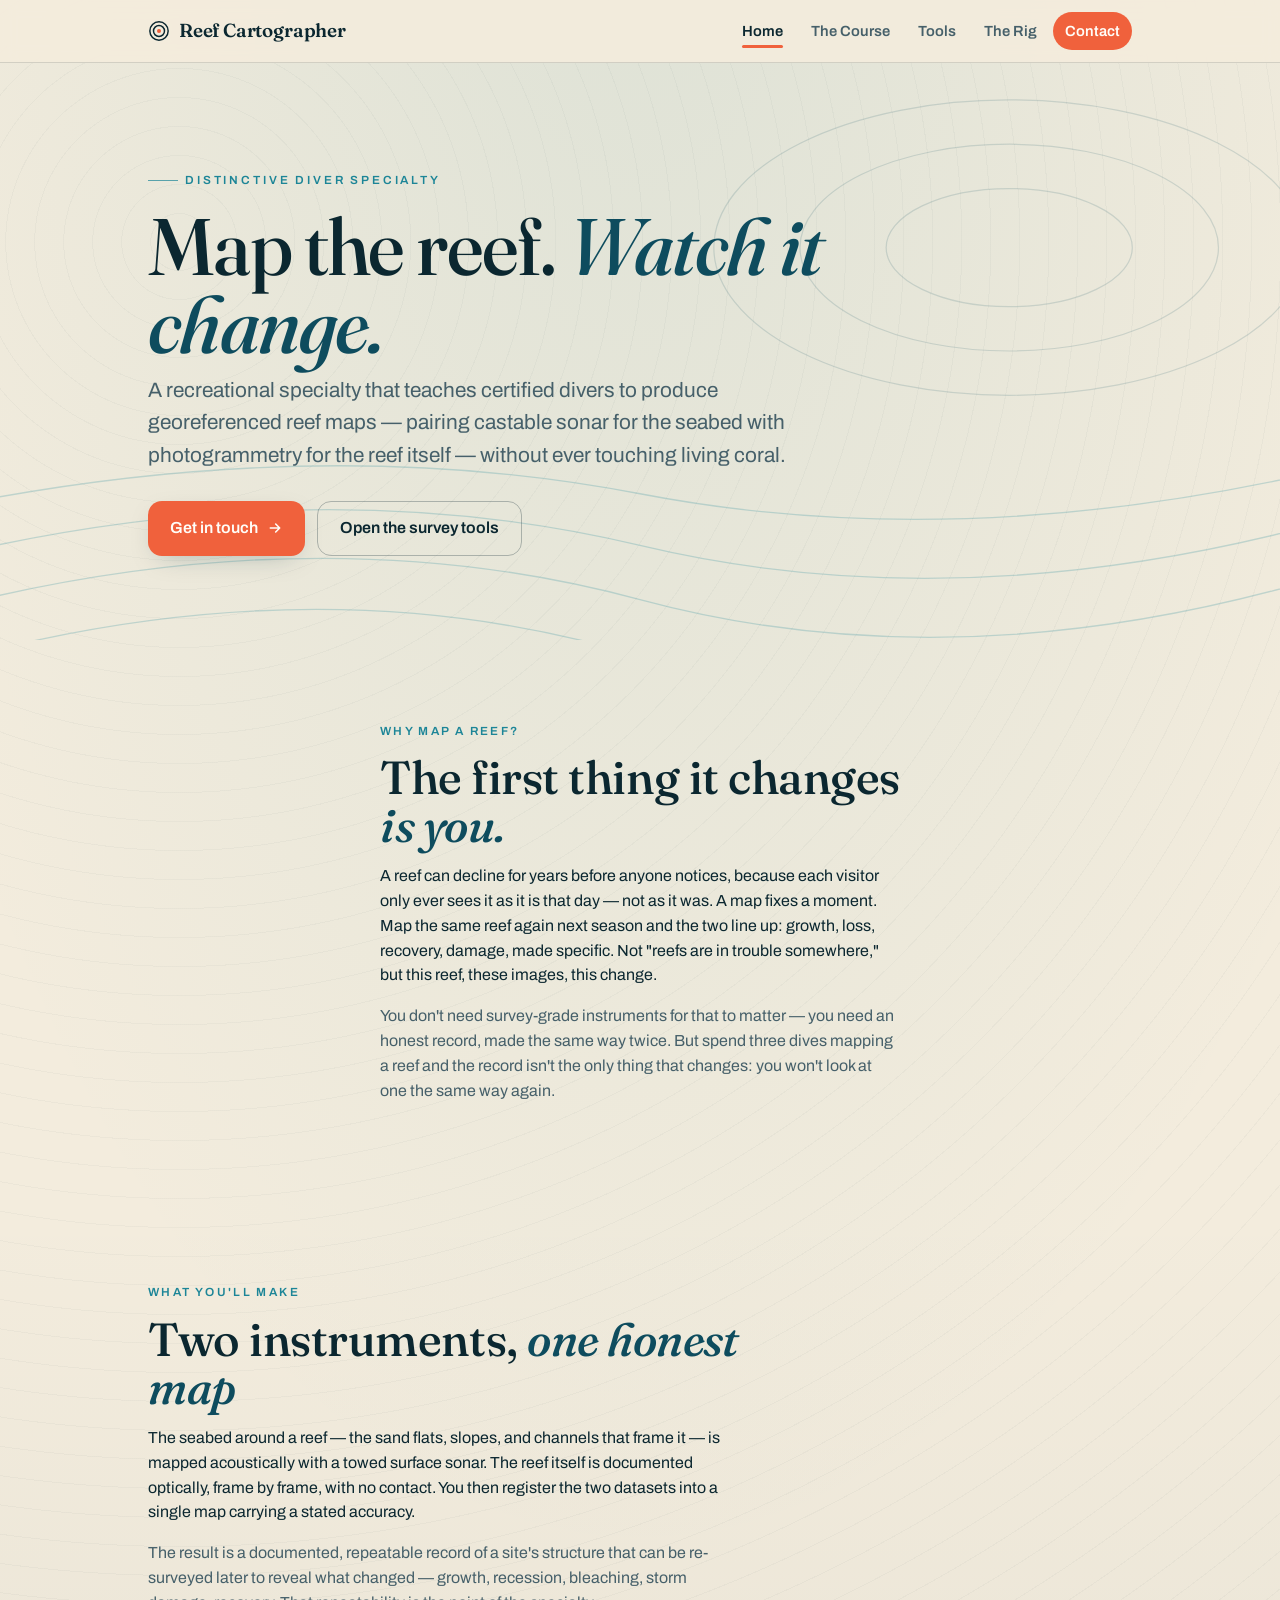
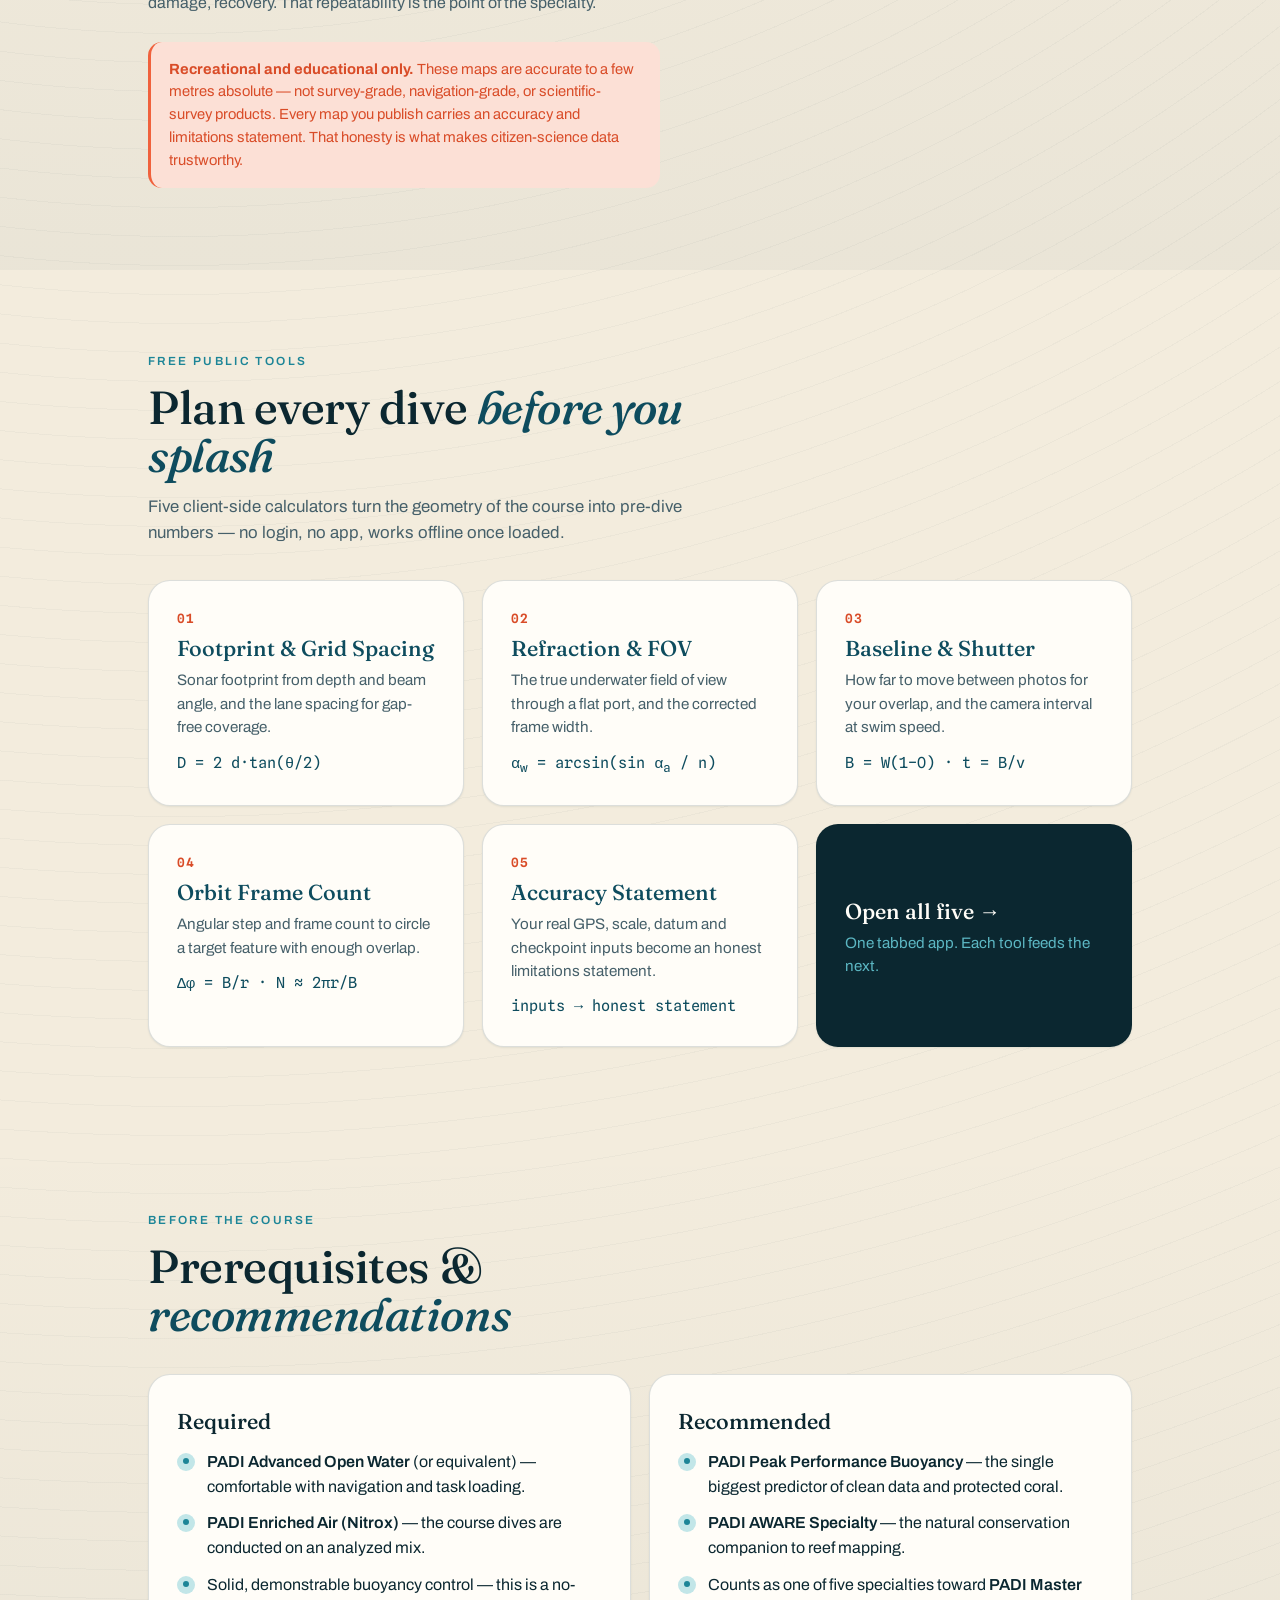
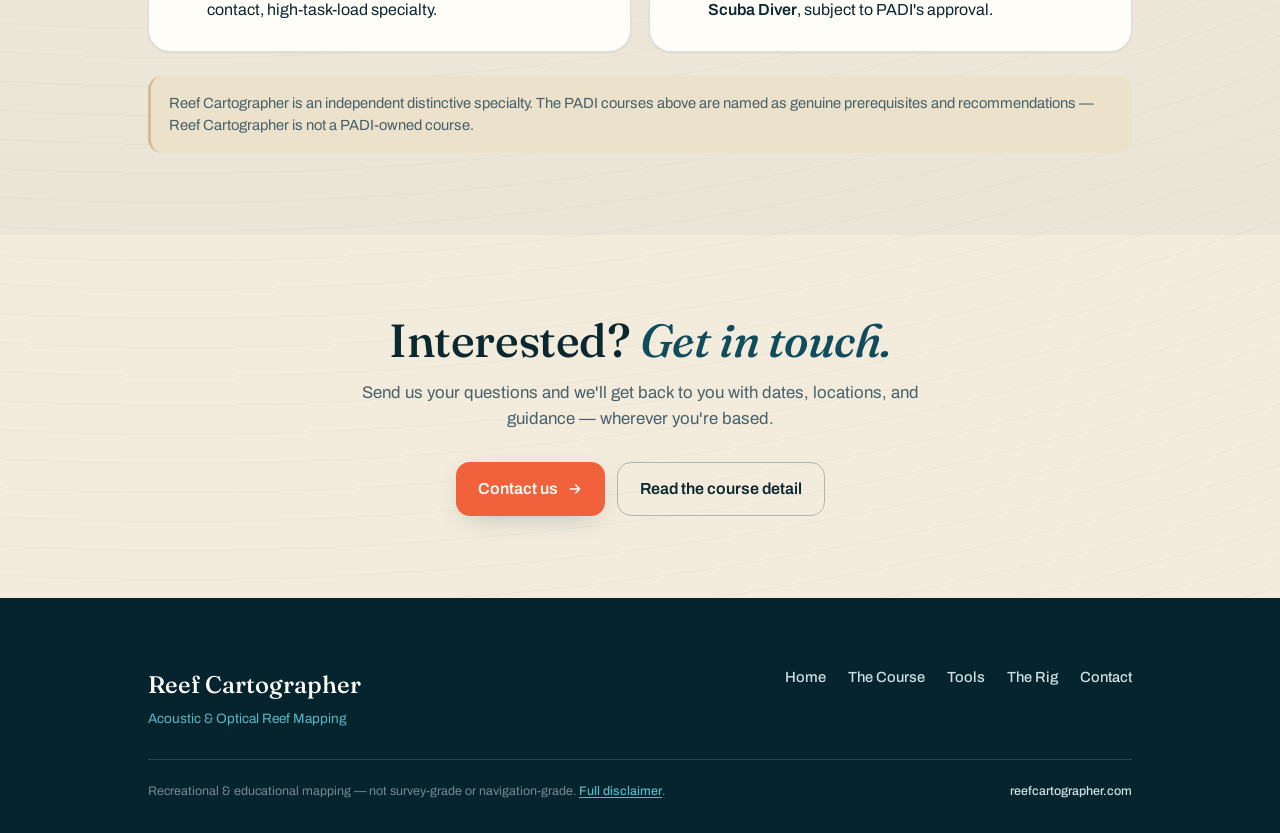
<file: index.html>
<!DOCTYPE html>
<html lang="en">
<head>
<meta charset="UTF-8">
<meta name="viewport" content="width=device-width, initial-scale=1.0">
<title>Reef Cartographer — Acoustic &amp; Optical Reef Mapping</title>
<meta name="description" content="A distinctive diver specialty: produce georeferenced reef maps from consumer sonar and photogrammetry, built around no-contact conservation and repeatable change detection.">
<meta name="theme-color" content="#f3ecdd">
<link rel="manifest" href="manifest.webmanifest">
<link rel="icon" href="favicon.ico" sizes="any">
<link rel="icon" type="image/png" sizes="32x32" href="favicon-32.png">
<link rel="icon" type="image/png" sizes="16x16" href="favicon-16.png">
<link rel="apple-touch-icon" href="apple-touch-icon.png">
<link rel="preconnect" href="https://fonts.googleapis.com">
<link rel="preconnect" href="https://fonts.gstatic.com" crossorigin>
<link href="https://fonts.googleapis.com/css2?family=Fraunces:opsz,wght@9..144,400;9..144,500;9..144,600&family=Archivo:wght@400;500;600&family=Spline+Sans+Mono:wght@400;500;600&display=swap" rel="stylesheet">
<link rel="stylesheet" href="styles.css">
</head>
<body class="page">

<header class="site-nav">
  <div class="wrap">
    <a class="logo" href="index.html">
      <svg class="mark" viewBox="0 0 24 24" fill="none" stroke="currentColor" stroke-width="1.6"><circle cx="12" cy="12" r="10"/><circle cx="12" cy="12" r="6"/><circle cx="12" cy="12" r="2.2" fill="var(--coral)" stroke="none"/></svg>
      Reef Cartographer
    </a>
    <nav>
      <a href="index.html" class="active">Home</a>
      <a href="course.html">The Course</a>
      <a href="tools.html">Tools</a>
      <a href="rig.html">The Rig</a>
      <a href="contact.html" class="cta">Contact</a>
    </nav>
  </div>
</header>

<!-- ===================== HERO ===================== -->
<section class="hero">
  <svg class="hero-contours" viewBox="0 0 1040 520" preserveAspectRatio="xMidYMid slice" aria-hidden="true">
    <g fill="none" stroke="#1c8597" stroke-width="1.1" opacity="0.45">
      <path d="M-40 360 Q 260 300 520 350 T 1080 330"/>
      <path d="M-40 400 Q 260 330 520 392 T 1080 372"/>
      <path d="M-40 442 Q 260 366 520 436 T 1080 416"/>
      <path d="M-40 486 Q 260 404 520 482 T 1080 462"/>
    </g>
    <g fill="none" stroke="#0e4c5e" stroke-width="1" opacity="0.3">
      <ellipse cx="820" cy="150" rx="240" ry="120"/>
      <ellipse cx="820" cy="150" rx="170" ry="84"/>
      <ellipse cx="820" cy="150" rx="100" ry="48"/>
    </g>
  </svg>
  <div class="wrap">
    <div class="kicker">Distinctive Diver Specialty</div>
    <h1>Map the reef. <span class="em">Watch it change.</span></h1>
    <p class="lede">A recreational specialty that teaches certified divers to produce georeferenced reef maps — pairing castable sonar for the seabed with photogrammetry for the reef itself — without ever touching living coral.</p>
    <div class="btn-row">
      <a class="btn btn-primary" href="contact.html">Get in touch
        <svg viewBox="0 0 24 24" fill="none" stroke="currentColor" stroke-width="2.4"><path d="M5 12h14M13 6l6 6-6 6" stroke-linecap="round" stroke-linejoin="round"/></svg>
      </a>
      <a class="btn btn-ghost" href="tools.html">Open the survey tools</a>
    </div>
  </div>
</section>

<!-- ===================== WHY MAP A REEF ===================== -->
<section class="band">
  <div class="wrap narrow prose">
    <div class="eyebrow">Why map a reef?</div>
    <h2 class="sec">The first thing it changes <span class="em">is you.</span></h2>
    <p>A reef can decline for years before anyone notices, because each visitor only ever sees it as it is that day — not as it was. A map fixes a moment. Map the same reef again next season and the two line up: growth, loss, recovery, damage, made specific. Not "reefs are in trouble somewhere," but this reef, these images, this change.</p>
    <p class="muted">You don't need survey-grade instruments for that to matter — you need an honest record, made the same way twice. But spend three dives mapping a reef and the record isn't the only thing that changes: you won't look at one the same way again.</p>
  </div>
</section>

<!-- ===================== WHAT IT IS ===================== -->
<section class="band alt">
  <div class="wrap">
    <div class="eyebrow">What you'll make</div>
    <h2 class="sec">Two instruments, <span class="em">one honest map</span></h2>
    <div class="prose">
      <p>The seabed around a reef — the sand flats, slopes, and channels that frame it — is mapped acoustically with a towed surface sonar. The reef itself is documented optically, frame by frame, with no contact. You then register the two datasets into a single map carrying a stated accuracy.</p>
      <p class="muted">The result is a documented, repeatable record of a site's structure that can be re-surveyed later to reveal what changed — growth, recession, bleaching, storm damage, recovery. That repeatability is the point of the specialty.</p>
    </div>
    <div class="note coral" style="margin-top:26px; max-width:64ch">
      <b>Recreational and educational only.</b> These maps are accurate to a few metres absolute — not survey-grade, navigation-grade, or scientific-survey products. Every map you publish carries an accuracy and limitations statement. That honesty is what makes citizen-science data trustworthy.
    </div>
  </div>
</section>

<!-- ===================== TOOLS TEASER ===================== -->
<section class="band">
  <div class="wrap">
    <div class="eyebrow">Free public tools</div>
    <h2 class="sec">Plan every dive <span class="em">before you splash</span></h2>
    <p class="sec-lede">Five client-side calculators turn the geometry of the course into pre-dive numbers — no login, no app, works offline once loaded.</p>
    <div class="grid cols-3">
      <a class="card" href="tools.html#footprint" style="text-decoration:none">
        <div class="num">01</div><h3>Footprint &amp; Grid Spacing</h3>
        <p>Sonar footprint from depth and beam angle, and the lane spacing for gap-free coverage.</p>
        <div class="formula">D = 2 d·tan(θ/2)</div>
      </a>
      <a class="card" href="tools.html#refraction" style="text-decoration:none">
        <div class="num">02</div><h3>Refraction &amp; FOV</h3>
        <p>The true underwater field of view through a flat port, and the corrected frame width.</p>
        <div class="formula">α<sub>w</sub> = arcsin(sin α<sub>a</sub> / n)</div>
      </a>
      <a class="card" href="tools.html#baseline" style="text-decoration:none">
        <div class="num">03</div><h3>Baseline &amp; Shutter</h3>
        <p>How far to move between photos for your overlap, and the camera interval at swim speed.</p>
        <div class="formula">B = W(1−O) · t = B/v</div>
      </a>
      <a class="card" href="tools.html#orbit" style="text-decoration:none">
        <div class="num">04</div><h3>Orbit Frame Count</h3>
        <p>Angular step and frame count to circle a target feature with enough overlap.</p>
        <div class="formula">Δφ = B/r · N ≈ 2πr/B</div>
      </a>
      <a class="card" href="tools.html#accuracy" style="text-decoration:none">
        <div class="num">05</div><h3>Accuracy Statement</h3>
        <p>Your real GPS, scale, datum and checkpoint inputs become an honest limitations statement.</p>
        <div class="formula">inputs → honest statement</div>
      </a>
      <a class="card" href="tools.html" style="text-decoration:none; display:flex; flex-direction:column; justify-content:center; background:var(--ink); color:var(--white)">
        <h3 style="color:var(--white)">Open all five →</h3>
        <p style="color:var(--teal-300)">One tabbed app. Each tool feeds the next.</p>
      </a>
    </div>
  </div>
</section>

<!-- ===================== PREREQUISITES ===================== -->
<section class="band alt">
  <div class="wrap">
    <div class="eyebrow">Before the course</div>
    <h2 class="sec">Prerequisites &amp; <span class="em">recommendations</span></h2>
    <div class="grid cols-2">
      <div class="card">
        <h3>Required</h3>
        <ul class="ticks">
          <li><b>PADI Advanced Open Water</b> (or equivalent) — comfortable with navigation and task loading.</li>
          <li><b>PADI Enriched Air (Nitrox)</b> — the course dives are conducted on an analyzed mix.</li>
          <li>Solid, demonstrable buoyancy control — this is a no-contact, high-task-load specialty.</li>
        </ul>
      </div>
      <div class="card">
        <h3>Recommended</h3>
        <ul class="ticks">
          <li><b>PADI Peak Performance Buoyancy</b> — the single biggest predictor of clean data and protected coral.</li>
          <li><b>PADI AWARE Specialty</b> — the natural conservation companion to reef mapping.</li>
          <li>Counts as one of five specialties toward <b>PADI Master Scuba Diver</b>, subject to PADI's approval.</li>
        </ul>
      </div>
    </div>
    <p class="note" style="margin-top:24px">Reef Cartographer is an independent distinctive specialty. The PADI courses above are named as genuine prerequisites and recommendations — Reef Cartographer is not a PADI-owned course.</p>
  </div>
</section>

<!-- ===================== CTA ===================== -->
<section class="band">
  <div class="wrap narrow" style="text-align:center">
    <h2 class="sec" style="margin:0 auto">Interested? <span class="em">Get in touch.</span></h2>
    <p class="sec-lede" style="margin:14px auto 0">Send us your questions and we'll get back to you with dates, locations, and guidance — wherever you're based.</p>
    <div class="btn-row" style="justify-content:center">
      <a class="btn btn-primary" href="contact.html">Contact us
        <svg viewBox="0 0 24 24" fill="none" stroke="currentColor" stroke-width="2.4"><path d="M5 12h14M13 6l6 6-6 6" stroke-linecap="round" stroke-linejoin="round"/></svg>
      </a>
      <a class="btn btn-ghost" href="course.html">Read the course detail</a>
    </div>
  </div>
</section>

<!-- ===================== FOOTER ===================== -->
<footer class="site">
  <div class="wrap">
    <div class="ft-top">
      <div class="ft-brand">Reef Cartographer<span>Acoustic &amp; Optical Reef Mapping</span></div>
      <nav>
        <a href="index.html">Home</a>
        <a href="course.html">The Course</a>
        <a href="tools.html">Tools</a>
        <a href="rig.html">The Rig</a>
        <a href="contact.html">Contact</a>
      </nav>
    </div>
    <div class="ft-base">
      <span>Recreational &amp; educational mapping — not survey-grade or navigation-grade. <a href="disclaimer.html">Full disclaimer</a>.</span>
      <span><b>reefcartographer.com</b></span>
    </div>
  </div>
</footer>

<script>
/* register the service worker for offline/PWA — guarded so it never errors */
if ("serviceWorker" in navigator) {
  window.addEventListener("load", () => {
    navigator.serviceWorker.register("sw.js").catch(() => {});
  });
}
</script>
</body>
</html>
</file>
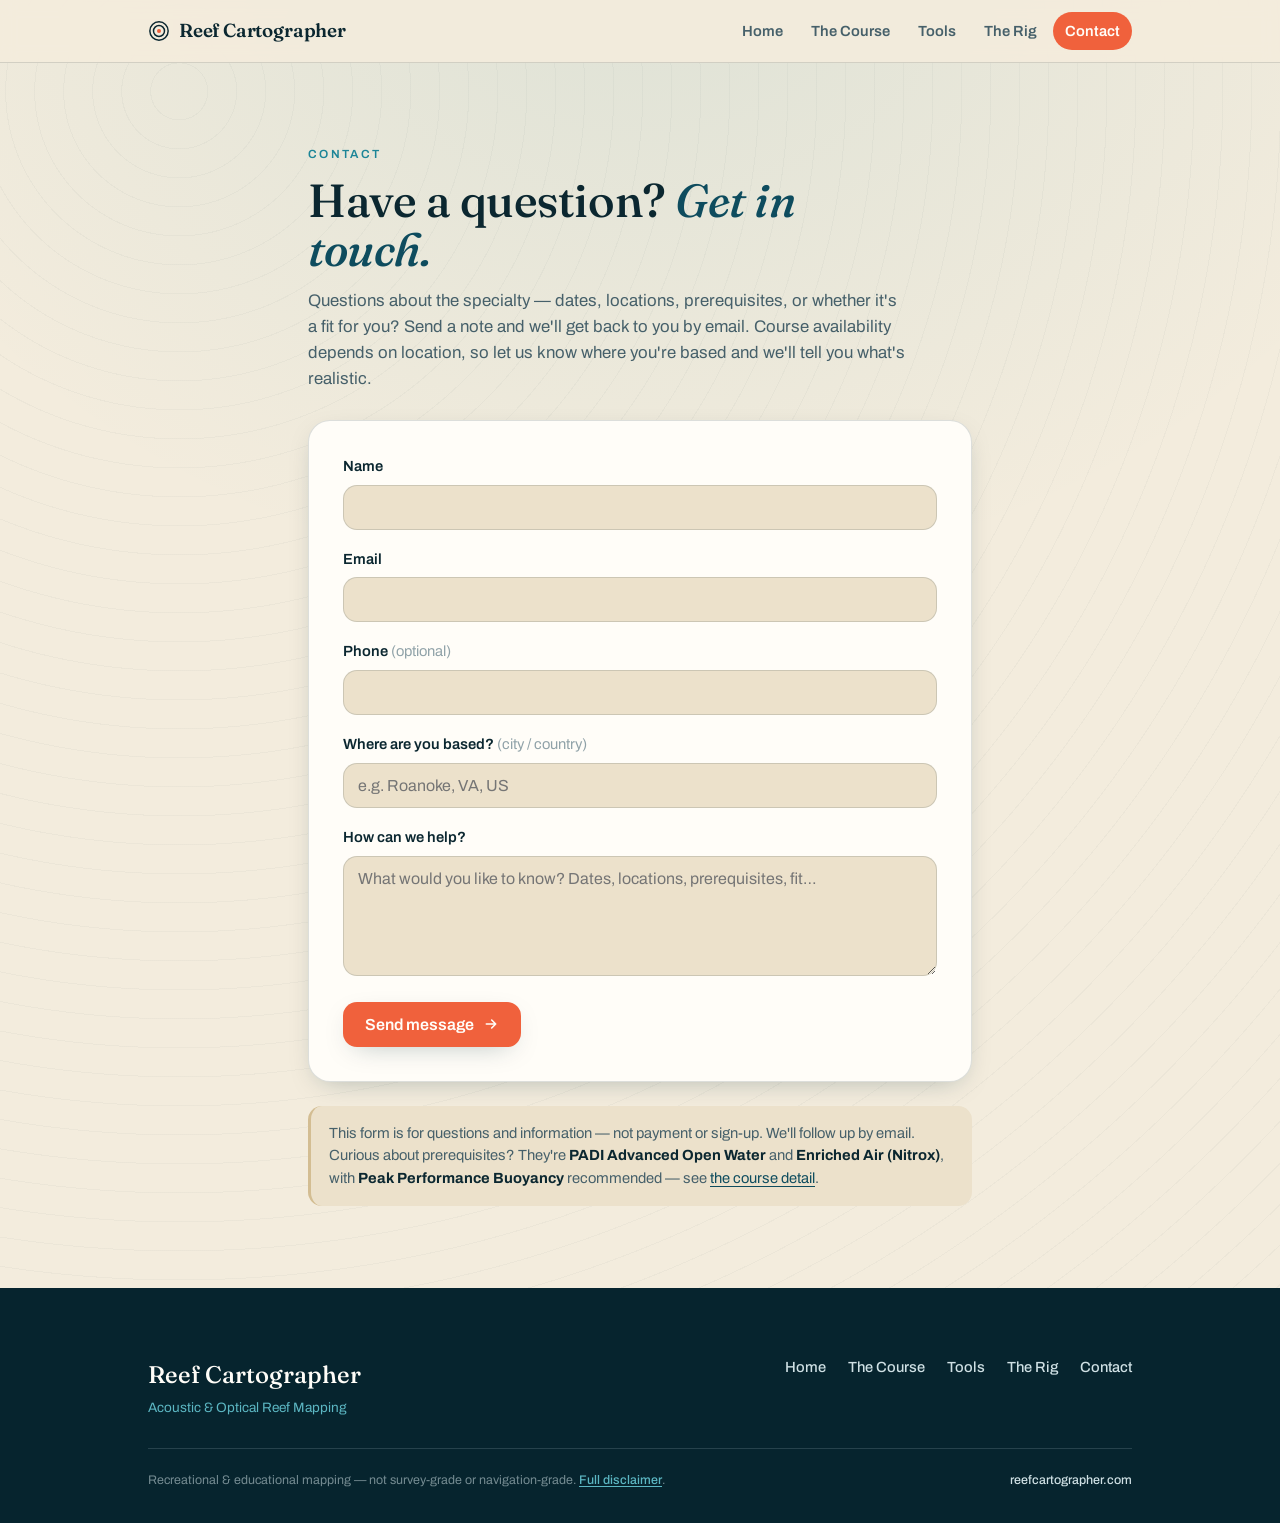
<file: contact.html>
<!DOCTYPE html>
<html lang="en">
<head>
<meta charset="UTF-8">
<meta name="viewport" content="width=device-width, initial-scale=1.0">
<title>Contact — Reef Cartographer</title>
<meta name="description" content="Questions about the Reef Cartographer specialty — dates, locations, prerequisites, or whether it's a fit? Get in touch.">
<meta name="theme-color" content="#f3ecdd">
<link rel="manifest" href="manifest.webmanifest">
<link rel="icon" href="favicon.ico" sizes="any">
<link rel="icon" type="image/png" sizes="32x32" href="favicon-32.png">
<link rel="icon" type="image/png" sizes="16x16" href="favicon-16.png">
<link rel="apple-touch-icon" href="apple-touch-icon.png">
<link rel="preconnect" href="https://fonts.googleapis.com">
<link rel="preconnect" href="https://fonts.gstatic.com" crossorigin>
<link href="https://fonts.googleapis.com/css2?family=Fraunces:opsz,wght@9..144,400;9..144,500;9..144,600&family=Archivo:wght@400;500;600&family=Spline+Sans+Mono:wght@400;500;600&display=swap" rel="stylesheet">
<link rel="stylesheet" href="styles.css">
</head>
<body class="page">

<header class="site-nav">
  <div class="wrap">
    <a class="logo" href="index.html">
      <svg class="mark" viewBox="0 0 24 24" fill="none" stroke="currentColor" stroke-width="1.6"><circle cx="12" cy="12" r="10"/><circle cx="12" cy="12" r="6"/><circle cx="12" cy="12" r="2.2" fill="var(--coral)" stroke="none"/></svg>
      Reef Cartographer
    </a>
    <nav>
      <a href="index.html">Home</a>
      <a href="course.html">The Course</a>
      <a href="tools.html">Tools</a>
      <a href="rig.html">The Rig</a>
      <a href="contact.html" class="cta active">Contact</a>
    </nav>
  </div>
</header>

<section class="band">
  <div class="wrap narrow">
    <div class="eyebrow">Contact</div>
    <h2 class="sec">Have a question? <span class="em">Get in touch.</span></h2>
    <p class="sec-lede">Questions about the specialty — dates, locations, prerequisites, or whether it's a fit for you? Send a note and we'll get back to you by email. Course availability depends on location, so let us know where you're based and we'll tell you what's realistic.</p>

    <!-- Netlify Forms: static-detected at deploy; submissions land in your
         Netlify dashboard. The destination email is configured in Netlify
         settings, never in this page's source. Honeypot guards against bots. -->
    <form name="contact" method="POST" action="/thanks.html" data-netlify="true" data-netlify-honeypot="bot-field" class="form" style="margin-top:28px">
      <input type="hidden" name="form-name" value="contact">
      <p class="hp"><label>Don't fill this out: <input name="bot-field"></label></p>

      <div class="frow">
        <label for="f-name">Name</label>
        <input id="f-name" name="name" type="text" autocomplete="name" required>
      </div>
      <div class="frow">
        <label for="f-email">Email</label>
        <input id="f-email" name="email" type="email" autocomplete="email" required>
      </div>
      <div class="frow">
        <label for="f-phone">Phone <span class="opt">(optional)</span></label>
        <input id="f-phone" name="phone" type="tel" autocomplete="tel">
      </div>
      <div class="frow">
        <label for="f-loc">Where are you based? <span class="opt">(city / country)</span></label>
        <input id="f-loc" name="location" type="text" autocomplete="address-level2" placeholder="e.g. Roanoke, VA, US">
      </div>
      <div class="frow">
        <label for="f-msg">How can we help?</label>
        <textarea id="f-msg" name="message" placeholder="What would you like to know? Dates, locations, prerequisites, fit…" required></textarea>
      </div>

      <button class="btn btn-primary" type="submit">Send message
        <svg viewBox="0 0 24 24" fill="none" stroke="currentColor" stroke-width="2.4"><path d="M5 12h14M13 6l6 6-6 6" stroke-linecap="round" stroke-linejoin="round"/></svg>
      </button>
    </form>

    <p class="note" style="margin-top:24px">This form is for questions and information — not payment or sign-up. We'll follow up by email. Curious about prerequisites? They're <b>PADI Advanced Open Water</b> and <b>Enriched Air (Nitrox)</b>, with <b>Peak Performance Buoyancy</b> recommended — see <a href="course.html">the course detail</a>.</p>
  </div>
</section>

<footer class="site">
  <div class="wrap">
    <div class="ft-top">
      <div class="ft-brand">Reef Cartographer<span>Acoustic &amp; Optical Reef Mapping</span></div>
      <nav>
        <a href="index.html">Home</a><a href="course.html">The Course</a><a href="tools.html">Tools</a><a href="rig.html">The Rig</a>
      <a href="contact.html">Contact</a>
      </nav>
    </div>
    <div class="ft-base">
      <span>Recreational &amp; educational mapping — not survey-grade or navigation-grade. <a href="disclaimer.html">Full disclaimer</a>.</span>
      <span><b>reefcartographer.com</b></span>
    </div>
  </div>
</footer>

<script>
if ("serviceWorker" in navigator) { window.addEventListener("load", () => { navigator.serviceWorker.register("sw.js").catch(() => {}); }); }
</script>
</body>
</html>
</file>
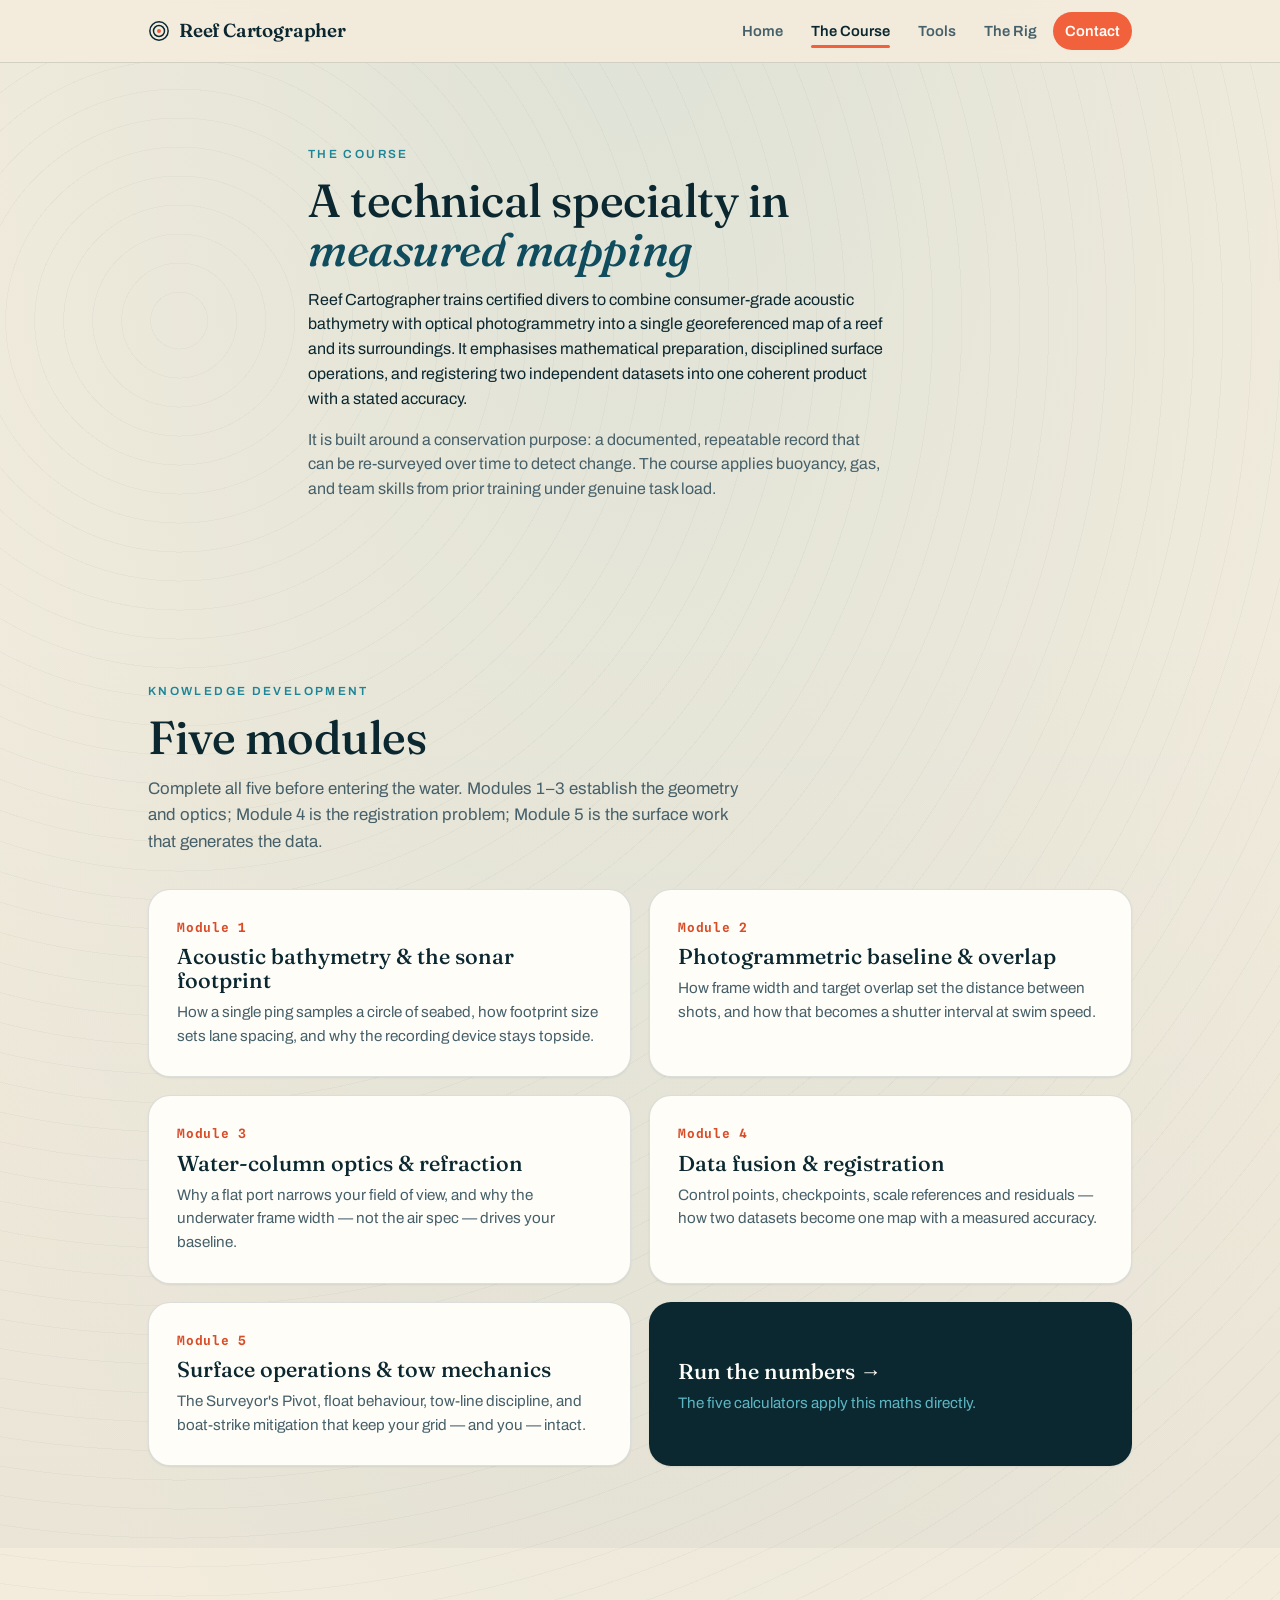
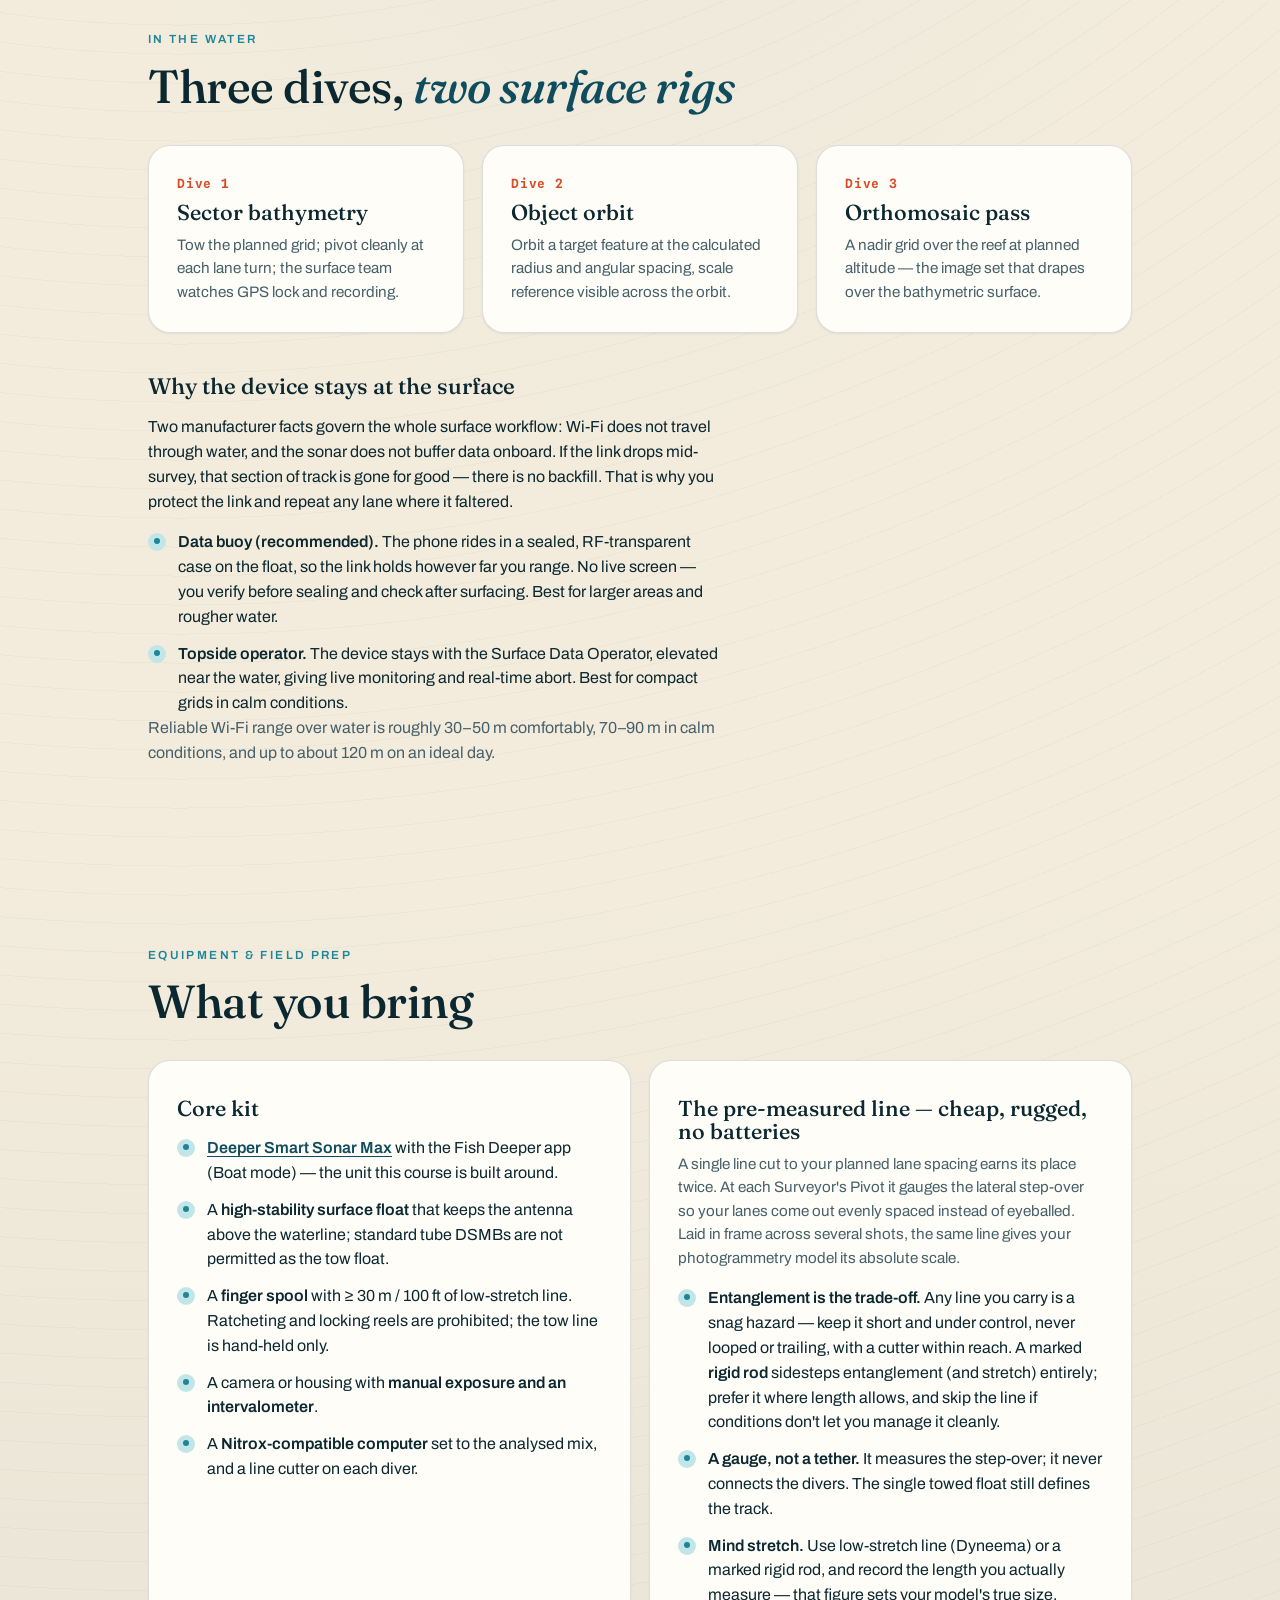
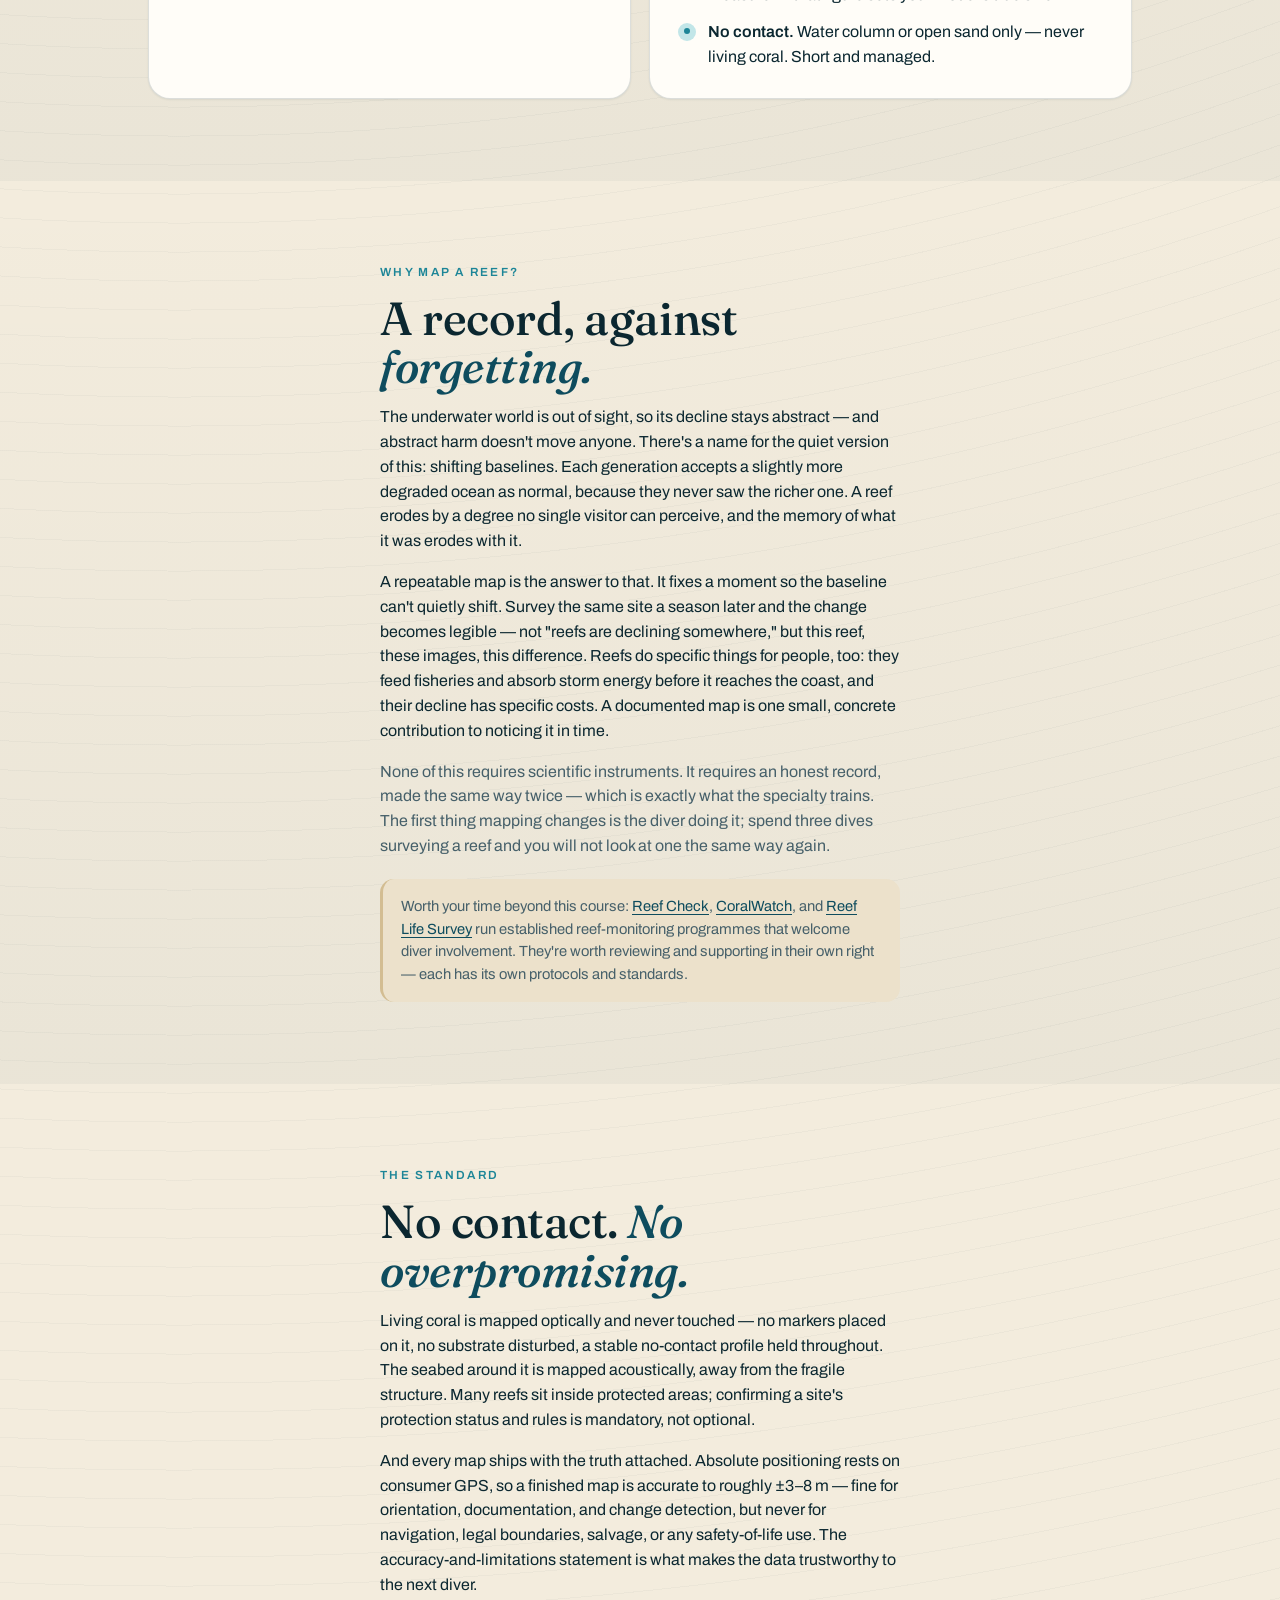
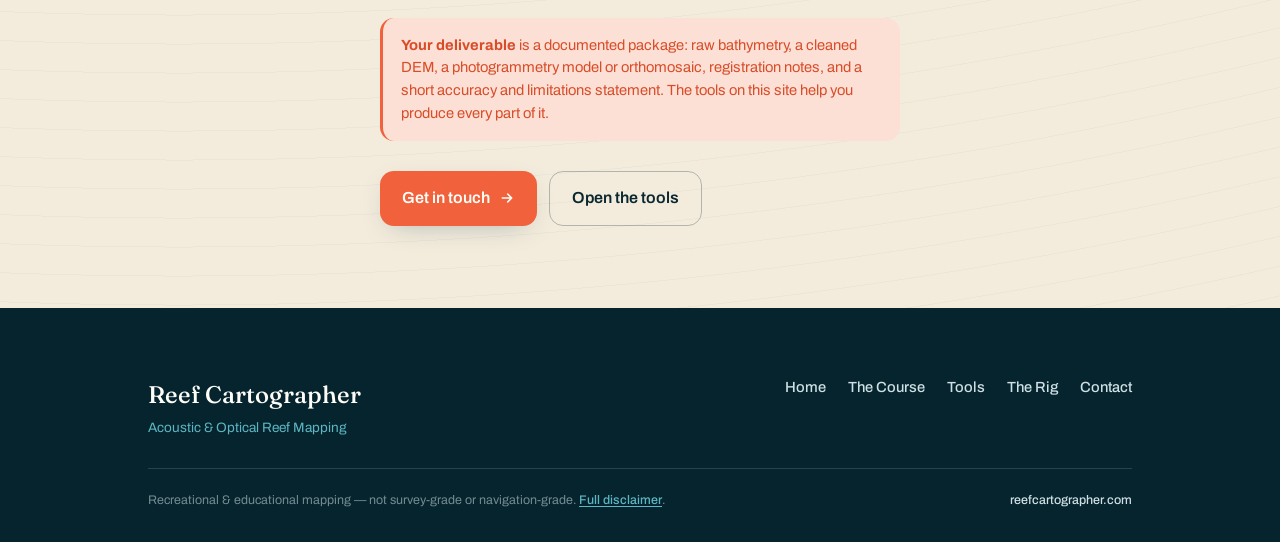
<file: course.html>
<!DOCTYPE html>
<html lang="en">
<head>
<meta charset="UTF-8">
<meta name="viewport" content="width=device-width, initial-scale=1.0">
<title>The Course — Reef Cartographer</title>
<meta name="description" content="What the Reef Cartographer specialty covers: why repeatable reef mapping matters, five knowledge modules, three open-water dives, surface sonar operations, no-contact conservation, and an honest accuracy standard.">
<meta name="theme-color" content="#f3ecdd">
<link rel="manifest" href="manifest.webmanifest">
<link rel="icon" href="favicon.ico" sizes="any">
<link rel="icon" type="image/png" sizes="32x32" href="favicon-32.png">
<link rel="icon" type="image/png" sizes="16x16" href="favicon-16.png">
<link rel="apple-touch-icon" href="apple-touch-icon.png">
<link rel="preconnect" href="https://fonts.googleapis.com">
<link rel="preconnect" href="https://fonts.gstatic.com" crossorigin>
<link href="https://fonts.googleapis.com/css2?family=Fraunces:opsz,wght@9..144,400;9..144,500;9..144,600&family=Archivo:wght@400;500;600&family=Spline+Sans+Mono:wght@400;500;600&display=swap" rel="stylesheet">
<link rel="stylesheet" href="styles.css">
</head>
<body class="page">

<header class="site-nav">
  <div class="wrap">
    <a class="logo" href="index.html">
      <svg class="mark" viewBox="0 0 24 24" fill="none" stroke="currentColor" stroke-width="1.6"><circle cx="12" cy="12" r="10"/><circle cx="12" cy="12" r="6"/><circle cx="12" cy="12" r="2.2" fill="var(--coral)" stroke="none"/></svg>
      Reef Cartographer
    </a>
    <nav>
      <a href="index.html">Home</a>
      <a href="course.html" class="active">The Course</a>
      <a href="tools.html">Tools</a>
      <a href="rig.html">The Rig</a>
      <a href="contact.html" class="cta">Contact</a>
    </nav>
  </div>
</header>

<section class="band">
  <div class="wrap narrow">
    <div class="eyebrow">The Course</div>
    <h2 class="sec">A technical specialty in <span class="em">measured mapping</span></h2>
    <div class="prose">
      <p>Reef Cartographer trains certified divers to combine consumer-grade acoustic bathymetry with optical photogrammetry into a single georeferenced map of a reef and its surroundings. It emphasises mathematical preparation, disciplined surface operations, and registering two independent datasets into one coherent product with a stated accuracy.</p>
      <p class="muted">It is built around a conservation purpose: a documented, repeatable record that can be re-surveyed over time to detect change. The course applies buoyancy, gas, and team skills from prior training under genuine task load.</p>
    </div>
  </div>
</section>

<!-- modules -->
<section class="band alt">
  <div class="wrap">
    <div class="eyebrow">Knowledge development</div>
    <h2 class="sec">Five modules</h2>
    <p class="sec-lede">Complete all five before entering the water. Modules 1–3 establish the geometry and optics; Module 4 is the registration problem; Module 5 is the surface work that generates the data.</p>
    <div class="grid cols-2">
      <div class="card"><div class="num">Module 1</div><h3>Acoustic bathymetry &amp; the sonar footprint</h3><p>How a single ping samples a circle of seabed, how footprint size sets lane spacing, and why the recording device stays topside.</p></div>
      <div class="card"><div class="num">Module 2</div><h3>Photogrammetric baseline &amp; overlap</h3><p>How frame width and target overlap set the distance between shots, and how that becomes a shutter interval at swim speed.</p></div>
      <div class="card"><div class="num">Module 3</div><h3>Water-column optics &amp; refraction</h3><p>Why a flat port narrows your field of view, and why the underwater frame width — not the air spec — drives your baseline.</p></div>
      <div class="card"><div class="num">Module 4</div><h3>Data fusion &amp; registration</h3><p>Control points, checkpoints, scale references and residuals — how two datasets become one map with a measured accuracy.</p></div>
      <div class="card"><div class="num">Module 5</div><h3>Surface operations &amp; tow mechanics</h3><p>The Surveyor's Pivot, float behaviour, tow-line discipline, and boat-strike mitigation that keep your grid — and you — intact.</p></div>
      <a class="card" href="tools.html" style="text-decoration:none; background:var(--ink); color:var(--white); display:flex; flex-direction:column; justify-content:center"><h3 style="color:var(--white)">Run the numbers →</h3><p style="color:var(--teal-300)">The five calculators apply this maths directly.</p></a>
    </div>
  </div>
</section>

<!-- dives + surface -->
<section class="band">
  <div class="wrap">
    <div class="eyebrow">In the water</div>
    <h2 class="sec">Three dives, <span class="em">two surface rigs</span></h2>
    <div class="grid cols-3">
      <div class="card"><div class="num">Dive 1</div><h3>Sector bathymetry</h3><p>Tow the planned grid; pivot cleanly at each lane turn; the surface team watches GPS lock and recording.</p></div>
      <div class="card"><div class="num">Dive 2</div><h3>Object orbit</h3><p>Orbit a target feature at the calculated radius and angular spacing, scale reference visible across the orbit.</p></div>
      <div class="card"><div class="num">Dive 3</div><h3>Orthomosaic pass</h3><p>A nadir grid over the reef at planned altitude — the image set that drapes over the bathymetric surface.</p></div>
    </div>
    <div class="prose" style="margin-top:34px">
      <h3 class="sub">Why the device stays at the surface</h3>
      <p>Two manufacturer facts govern the whole surface workflow: Wi-Fi does not travel through water, and the sonar does not buffer data onboard. If the link drops mid-survey, that section of track is gone for good — there is no backfill. That is why you protect the link and repeat any lane where it faltered.</p>
      <ul class="ticks">
        <li><b>Data buoy (recommended).</b> The phone rides in a sealed, RF-transparent case on the float, so the link holds however far you range. No live screen — you verify before sealing and check after surfacing. Best for larger areas and rougher water.</li>
        <li><b>Topside operator.</b> The device stays with the Surface Data Operator, elevated near the water, giving live monitoring and real-time abort. Best for compact grids in calm conditions.</li>
      </ul>
      <p class="muted">Reliable Wi-Fi range over water is roughly 30–50 m comfortably, 70–90 m in calm conditions, and up to about 120 m on an ideal day.</p>
    </div>
  </div>
</section>

<!-- equipment + field prep -->
<section class="band alt">
  <div class="wrap">
    <div class="eyebrow">Equipment &amp; field prep</div>
    <h2 class="sec">What you bring</h2>
    <div class="grid cols-2">
      <div class="card">
        <h3>Core kit</h3>
        <ul class="ticks">
          <li><b><a href="https://deepersonar.com/en-us/products/deeper-max" target="_blank" rel="noopener noreferrer">Deeper Smart Sonar Max</a></b> with the Fish Deeper app (Boat mode) — the unit this course is built around.</li>
          <li>A <b>high-stability surface float</b> that keeps the antenna above the waterline; standard tube DSMBs are not permitted as the tow float.</li>
          <li>A <b>finger spool</b> with ≥ 30 m / 100 ft of low-stretch line. Ratcheting and locking reels are prohibited; the tow line is hand-held only.</li>
          <li>A camera or housing with <b>manual exposure and an intervalometer</b>.</li>
          <li>A <b>Nitrox-compatible computer</b> set to the analysed mix, and a line cutter on each diver.</li>
        </ul>
      </div>
      <div class="card">
        <h3>The pre-measured line — cheap, rugged, no batteries</h3>
        <p>A single line cut to your planned lane spacing earns its place twice. At each Surveyor's Pivot it gauges the lateral step-over so your lanes come out evenly spaced instead of eyeballed. Laid in frame across several shots, the same line gives your photogrammetry model its absolute scale.</p>
        <ul class="ticks">
          <li><b>Entanglement is the trade-off.</b> Any line you carry is a snag hazard — keep it short and under control, never looped or trailing, with a cutter within reach. A marked <b>rigid rod</b> sidesteps entanglement (and stretch) entirely; prefer it where length allows, and skip the line if conditions don't let you manage it cleanly.</li>
          <li><b>A gauge, not a tether.</b> It measures the step-over; it never connects the divers. The single towed float still defines the track.</li>
          <li><b>Mind stretch.</b> Use low-stretch line (Dyneema) or a marked rigid rod, and record the length you actually measure — that figure sets your model's true size.</li>
          <li><b>No contact.</b> Water column or open sand only — never living coral. Short and managed.</li>
        </ul>
      </div>
    </div>
  </div>
</section>

<!-- why map a reef -->
<section class="band alt">
  <div class="wrap narrow prose">
    <div class="eyebrow">Why map a reef?</div>
    <h2 class="sec">A record, against <span class="em">forgetting.</span></h2>
    <p>The underwater world is out of sight, so its decline stays abstract — and abstract harm doesn't move anyone. There's a name for the quiet version of this: shifting baselines. Each generation accepts a slightly more degraded ocean as normal, because they never saw the richer one. A reef erodes by a degree no single visitor can perceive, and the memory of what it was erodes with it.</p>
    <p>A repeatable map is the answer to that. It fixes a moment so the baseline can't quietly shift. Survey the same site a season later and the change becomes legible — not "reefs are declining somewhere," but this reef, these images, this difference. Reefs do specific things for people, too: they feed fisheries and absorb storm energy before it reaches the coast, and their decline has specific costs. A documented map is one small, concrete contribution to noticing it in time.</p>
    <p class="muted">None of this requires scientific instruments. It requires an honest record, made the same way twice — which is exactly what the specialty trains. The first thing mapping changes is the diver doing it; spend three dives surveying a reef and you will not look at one the same way again.</p>
    <div class="note" style="margin-top:20px">Worth your time beyond this course: <a href="https://www.reefcheck.org/" target="_blank" rel="noopener noreferrer">Reef Check</a>, <a href="https://coralwatch.org/" target="_blank" rel="noopener noreferrer">CoralWatch</a>, and <a href="https://reeflifesurvey.com/" target="_blank" rel="noopener noreferrer">Reef Life Survey</a> run established reef-monitoring programmes that welcome diver involvement. They're worth reviewing and supporting in their own right — each has its own protocols and standards.</div>
  </div>
</section>

<!-- conservation + honesty -->
<section class="band">
  <div class="wrap narrow prose">
    <div class="eyebrow">The standard</div>
    <h2 class="sec">No contact. <span class="em">No overpromising.</span></h2>
    <p>Living coral is mapped optically and never touched — no markers placed on it, no substrate disturbed, a stable no-contact profile held throughout. The seabed around it is mapped acoustically, away from the fragile structure. Many reefs sit inside protected areas; confirming a site's protection status and rules is mandatory, not optional.</p>
    <p>And every map ships with the truth attached. Absolute positioning rests on consumer GPS, so a finished map is accurate to roughly ±3–8 m — fine for orientation, documentation, and change detection, but never for navigation, legal boundaries, salvage, or any safety-of-life use. The accuracy-and-limitations statement is what makes the data trustworthy to the next diver.</p>
    <div class="note coral" style="margin-top:20px"><b>Your deliverable</b> is a documented package: raw bathymetry, a cleaned DEM, a photogrammetry model or orthomosaic, registration notes, and a short accuracy and limitations statement. The tools on this site help you produce every part of it.</div>
    <div class="btn-row">
      <a class="btn btn-primary" href="contact.html">Get in touch
        <svg viewBox="0 0 24 24" fill="none" stroke="currentColor" stroke-width="2.4"><path d="M5 12h14M13 6l6 6-6 6" stroke-linecap="round" stroke-linejoin="round"/></svg>
      </a>
      <a class="btn btn-ghost" href="tools.html">Open the tools</a>
    </div>
  </div>
</section>

<footer class="site">
  <div class="wrap">
    <div class="ft-top">
      <div class="ft-brand">Reef Cartographer<span>Acoustic &amp; Optical Reef Mapping</span></div>
      <nav>
        <a href="index.html">Home</a><a href="course.html">The Course</a><a href="tools.html">Tools</a><a href="rig.html">The Rig</a>
      <a href="contact.html">Contact</a>
      </nav>
    </div>
    <div class="ft-base">
      <span>Recreational &amp; educational mapping — not survey-grade or navigation-grade. <a href="disclaimer.html">Full disclaimer</a>.</span>
      <span><b>reefcartographer.com</b></span>
    </div>
  </div>
</footer>

<script>
if ("serviceWorker" in navigator) { window.addEventListener("load", () => { navigator.serviceWorker.register("sw.js").catch(() => {}); }); }
</script>
</body>
</html>
</file>
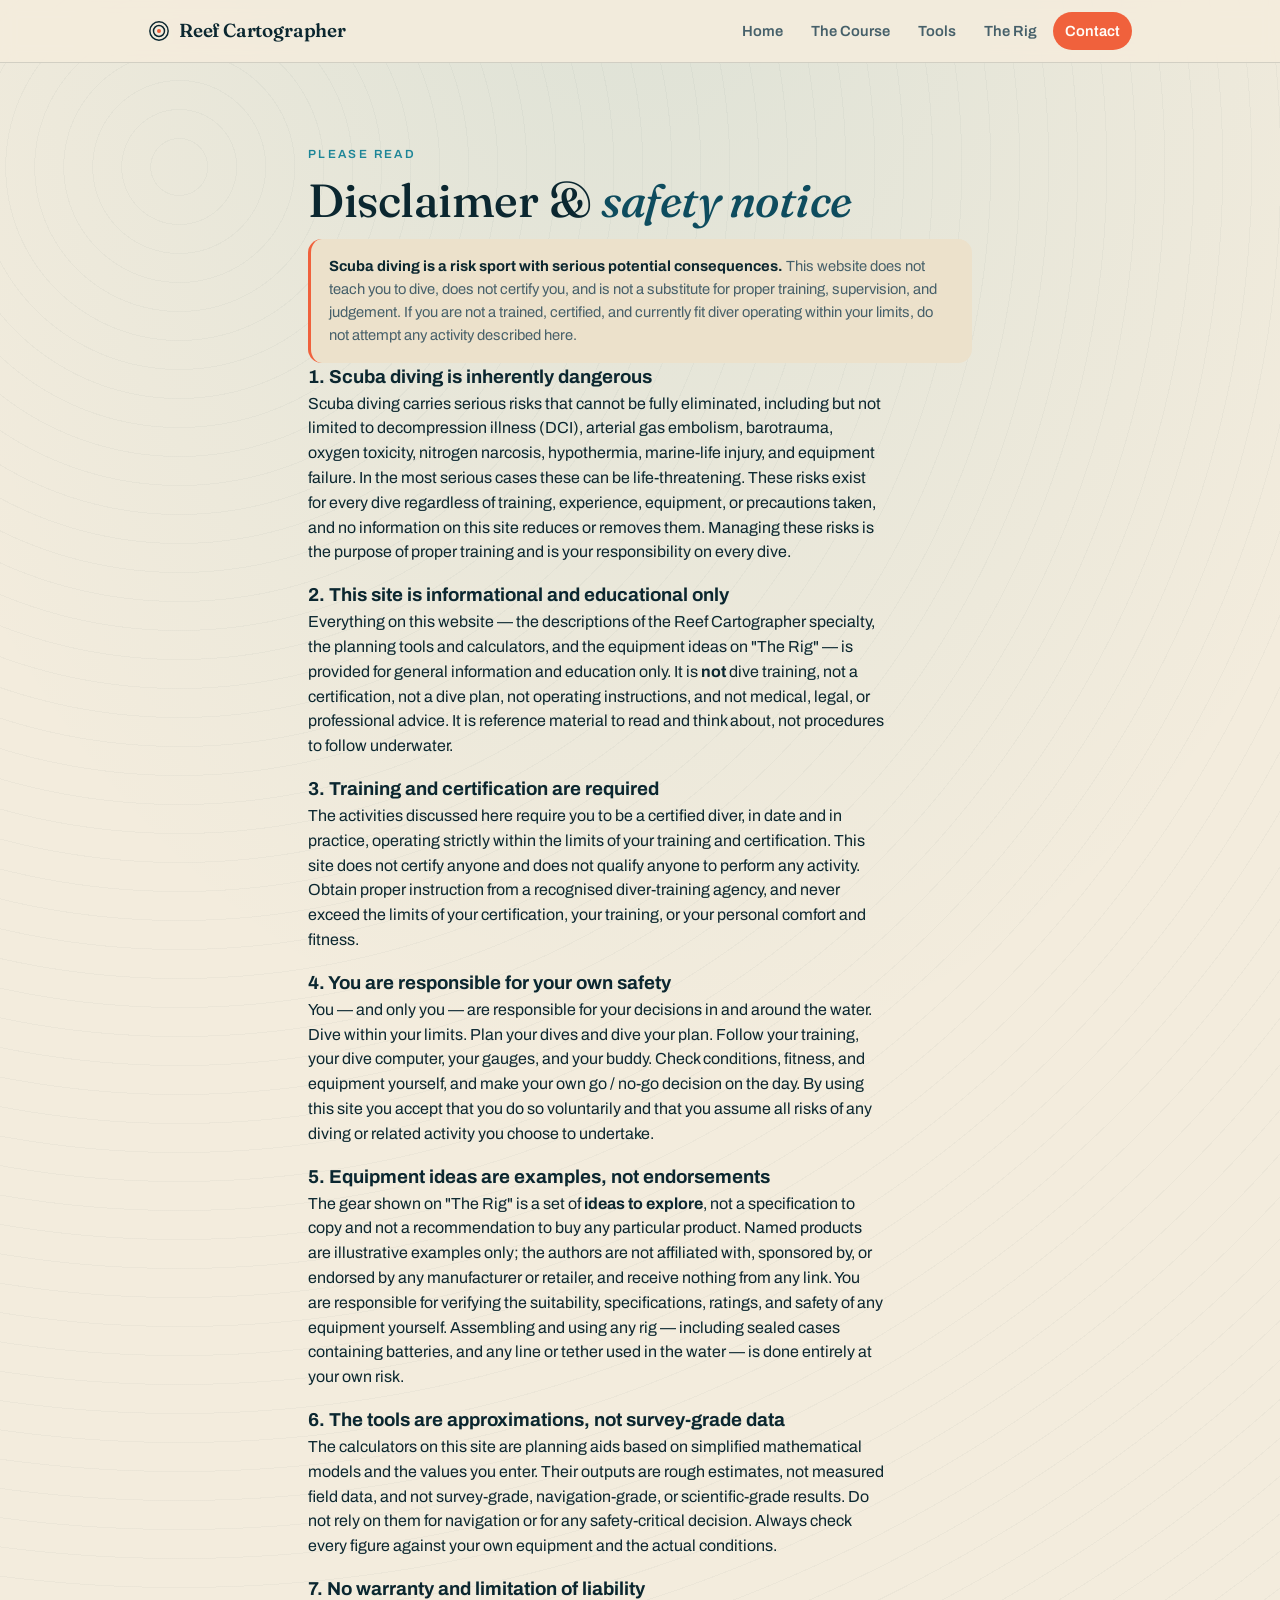
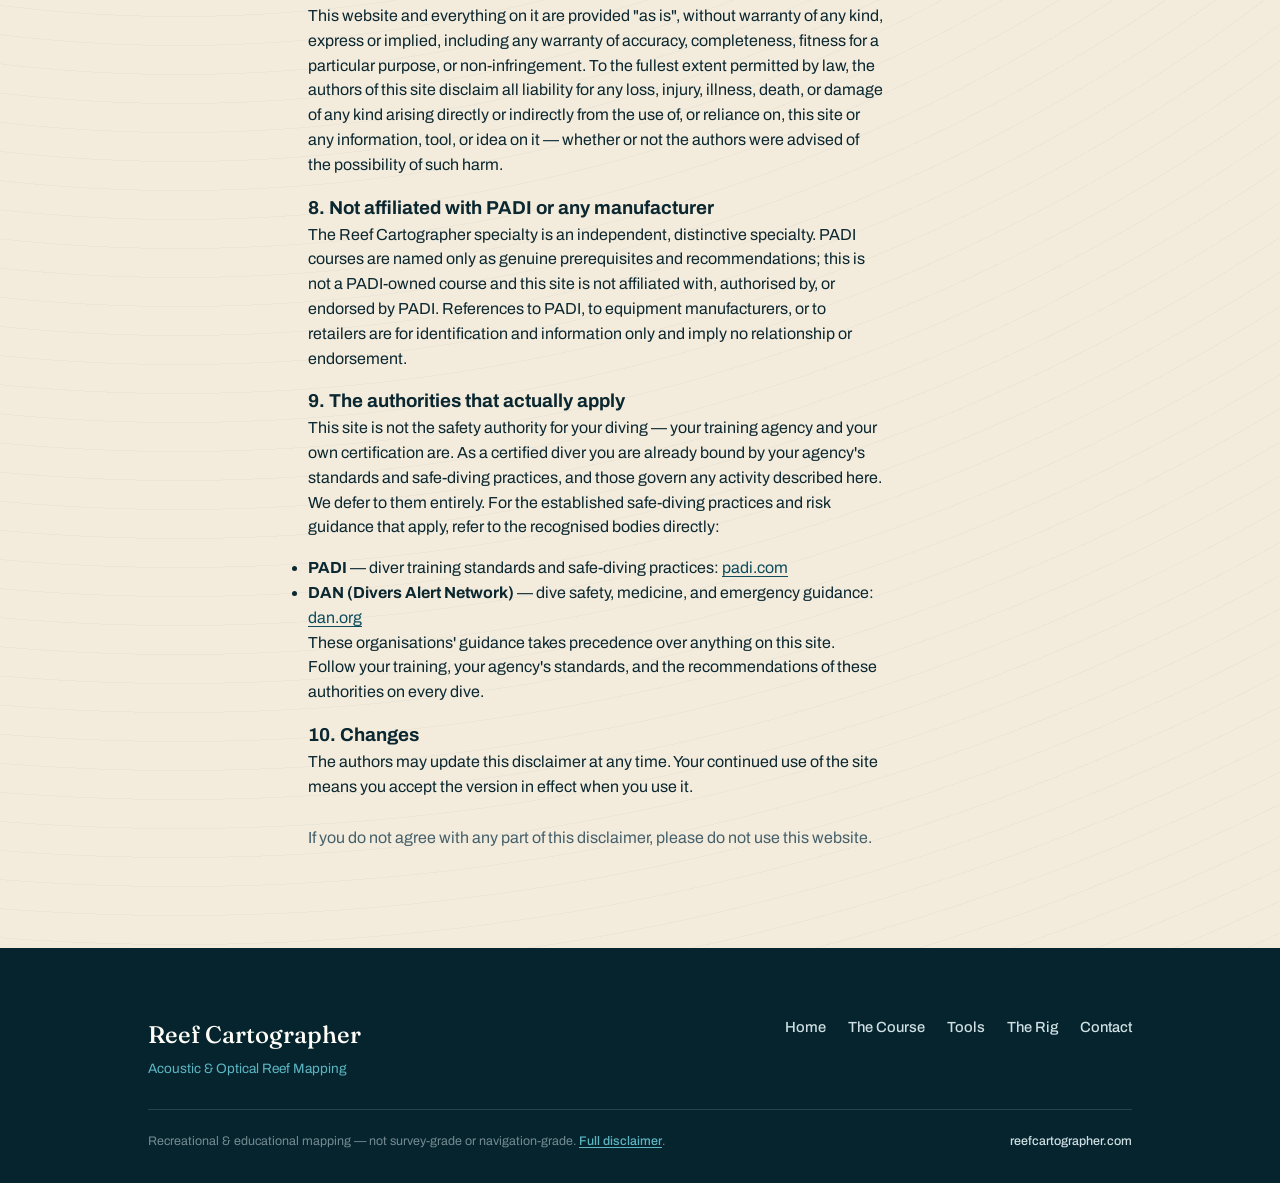
<file: disclaimer.html>
<!DOCTYPE html>
<html lang="en">
<head>
<meta charset="UTF-8">
<meta name="viewport" content="width=device-width, initial-scale=1.0">
<title>Disclaimer — Reef Cartographer</title>
<meta name="description" content="Important safety and liability information. Scuba diving is inherently dangerous; this site is for informational and educational purposes only and is not dive training, certification, or medical advice.">
<meta name="theme-color" content="#f3ecdd">
<link rel="manifest" href="manifest.webmanifest">
<link rel="icon" href="favicon.ico" sizes="any">
<link rel="icon" type="image/png" sizes="32x32" href="favicon-32.png">
<link rel="icon" type="image/png" sizes="16x16" href="favicon-16.png">
<link rel="apple-touch-icon" href="apple-touch-icon.png">
<link rel="preconnect" href="https://fonts.googleapis.com">
<link rel="preconnect" href="https://fonts.gstatic.com" crossorigin>
<link href="https://fonts.googleapis.com/css2?family=Fraunces:opsz,wght@9..144,400;9..144,500;9..144,600&family=Archivo:wght@400;500;600&family=Spline+Sans+Mono:wght@400;500;600&display=swap" rel="stylesheet">
<link rel="stylesheet" href="styles.css">
</head>
<body class="page">

<header class="site-nav">
  <div class="wrap">
    <a class="logo" href="index.html">
      <svg class="mark" viewBox="0 0 24 24" fill="none" stroke="currentColor" stroke-width="1.6"><circle cx="12" cy="12" r="10"/><circle cx="12" cy="12" r="6"/><circle cx="12" cy="12" r="2.2" fill="var(--coral)" stroke="none"/></svg>
      Reef Cartographer
    </a>
    <nav>
      <a href="index.html">Home</a>
      <a href="course.html">The Course</a>
      <a href="tools.html">Tools</a>
      <a href="rig.html">The Rig</a>
      <a href="contact.html" class="cta">Contact</a>
    </nav>
  </div>
</header>

<section class="band">
  <div class="wrap narrow">
    <div class="eyebrow">Please read</div>
    <h2 class="sec">Disclaimer &amp; <span class="em">safety notice</span></h2>

    <div class="note" style="border-left-color:var(--coral)">
      <b>Scuba diving is a risk sport with serious potential consequences.</b> This website does not teach you to dive, does not certify you, and is not a substitute for proper training, supervision, and judgement. If you are not a trained, certified, and currently fit diver operating within your limits, do not attempt any activity described here.
    </div>

    <div class="prose">
      <h3>1. Scuba diving is inherently dangerous</h3>
      <p>Scuba diving carries serious risks that cannot be fully eliminated, including but not limited to decompression illness (DCI), arterial gas embolism, barotrauma, oxygen toxicity, nitrogen narcosis, hypothermia, marine-life injury, and equipment failure. In the most serious cases these can be life-threatening. These risks exist for every dive regardless of training, experience, equipment, or precautions taken, and no information on this site reduces or removes them. Managing these risks is the purpose of proper training and is your responsibility on every dive.</p>

      <h3>2. This site is informational and educational only</h3>
      <p>Everything on this website — the descriptions of the Reef Cartographer specialty, the planning tools and calculators, and the equipment ideas on "The Rig" — is provided for general information and education only. It is <b>not</b> dive training, not a certification, not a dive plan, not operating instructions, and not medical, legal, or professional advice. It is reference material to read and think about, not procedures to follow underwater.</p>

      <h3>3. Training and certification are required</h3>
      <p>The activities discussed here require you to be a certified diver, in date and in practice, operating strictly within the limits of your training and certification. This site does not certify anyone and does not qualify anyone to perform any activity. Obtain proper instruction from a recognised diver-training agency, and never exceed the limits of your certification, your training, or your personal comfort and fitness.</p>

      <h3>4. You are responsible for your own safety</h3>
      <p>You — and only you — are responsible for your decisions in and around the water. Dive within your limits. Plan your dives and dive your plan. Follow your training, your dive computer, your gauges, and your buddy. Check conditions, fitness, and equipment yourself, and make your own go / no-go decision on the day. By using this site you accept that you do so voluntarily and that you assume all risks of any diving or related activity you choose to undertake.</p>

      <h3>5. Equipment ideas are examples, not endorsements</h3>
      <p>The gear shown on "The Rig" is a set of <b>ideas to explore</b>, not a specification to copy and not a recommendation to buy any particular product. Named products are illustrative examples only; the authors are not affiliated with, sponsored by, or endorsed by any manufacturer or retailer, and receive nothing from any link. You are responsible for verifying the suitability, specifications, ratings, and safety of any equipment yourself. Assembling and using any rig — including sealed cases containing batteries, and any line or tether used in the water — is done entirely at your own risk.</p>

      <h3>6. The tools are approximations, not survey-grade data</h3>
      <p>The calculators on this site are planning aids based on simplified mathematical models and the values you enter. Their outputs are rough estimates, not measured field data, and not survey-grade, navigation-grade, or scientific-grade results. Do not rely on them for navigation or for any safety-critical decision. Always check every figure against your own equipment and the actual conditions.</p>

      <h3>7. No warranty and limitation of liability</h3>
      <p>This website and everything on it are provided "as is", without warranty of any kind, express or implied, including any warranty of accuracy, completeness, fitness for a particular purpose, or non-infringement. To the fullest extent permitted by law, the authors of this site disclaim all liability for any loss, injury, illness, death, or damage of any kind arising directly or indirectly from the use of, or reliance on, this site or any information, tool, or idea on it — whether or not the authors were advised of the possibility of such harm.</p>

      <h3>8. Not affiliated with PADI or any manufacturer</h3>
      <p>The Reef Cartographer specialty is an independent, distinctive specialty. PADI courses are named only as genuine prerequisites and recommendations; this is not a PADI-owned course and this site is not affiliated with, authorised by, or endorsed by PADI. References to PADI, to equipment manufacturers, or to retailers are for identification and information only and imply no relationship or endorsement.</p>

      <h3>9. The authorities that actually apply</h3>
      <p>This site is not the safety authority for your diving — your training agency and your own certification are. As a certified diver you are already bound by your agency's standards and safe-diving practices, and those govern any activity described here. We defer to them entirely. For the established safe-diving practices and risk guidance that apply, refer to the recognised bodies directly:</p>
      <ul>
        <li><b>PADI</b> — diver training standards and safe-diving practices: <a href="https://www.padi.com" target="_blank" rel="noopener noreferrer">padi.com</a></li>
        <li><b>DAN (Divers Alert Network)</b> — dive safety, medicine, and emergency guidance: <a href="https://dan.org" target="_blank" rel="noopener noreferrer">dan.org</a></li>
      </ul>
      <p>These organisations' guidance takes precedence over anything on this site. Follow your training, your agency's standards, and the recommendations of these authorities on every dive.</p>

      <h3>10. Changes</h3>
      <p>The authors may update this disclaimer at any time. Your continued use of the site means you accept the version in effect when you use it.</p>

      <p class="muted" style="margin-top:26px">If you do not agree with any part of this disclaimer, please do not use this website.</p>
    </div>
  </div>
</section>

<footer class="site">
  <div class="wrap">
    <div class="ft-top">
      <div class="ft-brand">Reef Cartographer<span>Acoustic &amp; Optical Reef Mapping</span></div>
      <nav>
        <a href="index.html">Home</a>
        <a href="course.html">The Course</a>
        <a href="tools.html">Tools</a>
        <a href="rig.html">The Rig</a>
        <a href="contact.html">Contact</a>
      </nav>
    </div>
    <div class="ft-base">
      <span>Recreational &amp; educational mapping — not survey-grade or navigation-grade. <a href="disclaimer.html">Full disclaimer</a>.</span>
      <span><b>reefcartographer.com</b></span>
    </div>
  </div>
</footer>

<script>
if ("serviceWorker" in navigator) { window.addEventListener("load", () => { navigator.serviceWorker.register("sw.js").catch(() => {}); }); }
</script>
</body>
</html>
</file>
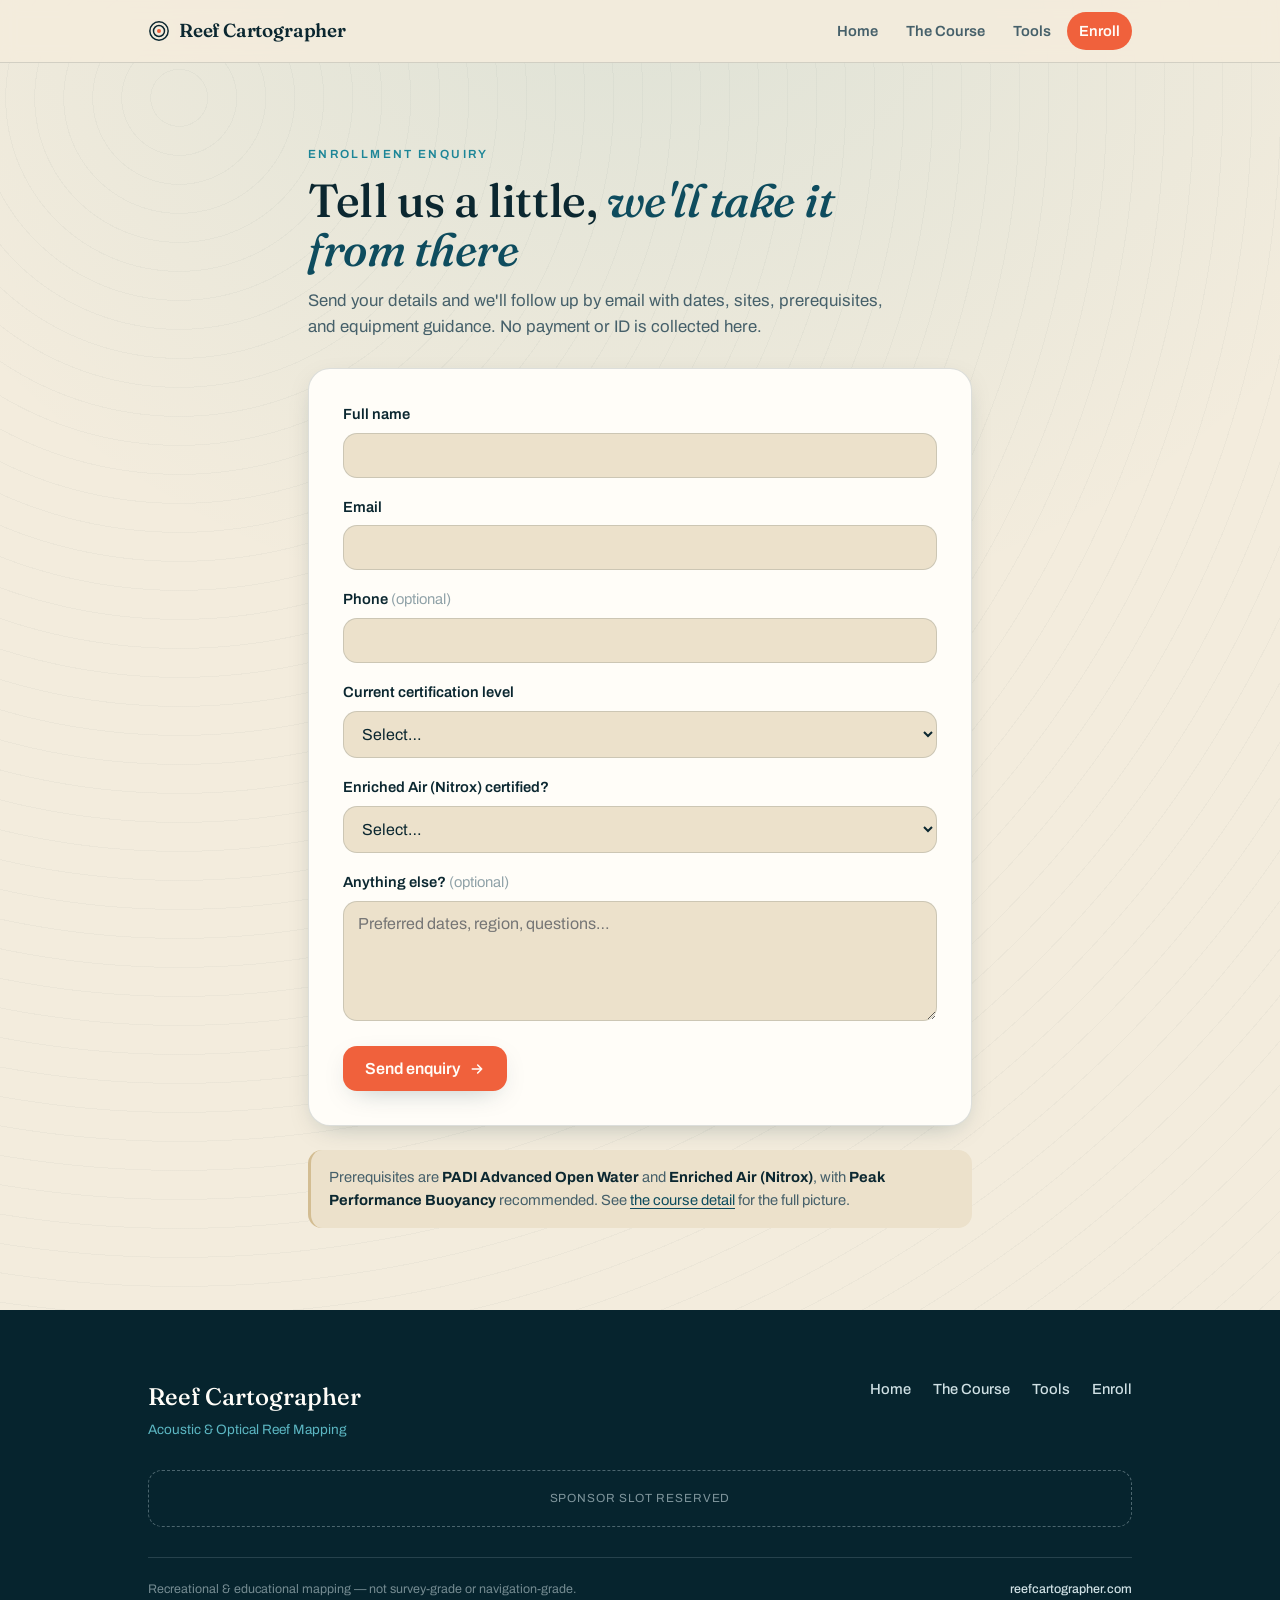
<file: enroll.html>
<!DOCTYPE html>
<html lang="en">
<head>
<meta charset="UTF-8">
<meta name="viewport" content="width=device-width, initial-scale=1.0">
<title>Enroll — Reef Cartographer</title>
<meta name="description" content="Enquire about enrolling in the Reef Cartographer specialty — dates, sites, prerequisites and equipment guidance.">
<meta name="theme-color" content="#f3ecdd">
<link rel="manifest" href="manifest.webmanifest">
<link rel="icon" href="favicon.ico" sizes="any">
<link rel="icon" type="image/png" sizes="32x32" href="favicon-32.png">
<link rel="icon" type="image/png" sizes="16x16" href="favicon-16.png">
<link rel="apple-touch-icon" href="apple-touch-icon.png">
<link rel="preconnect" href="https://fonts.googleapis.com">
<link rel="preconnect" href="https://fonts.gstatic.com" crossorigin>
<link href="https://fonts.googleapis.com/css2?family=Fraunces:opsz,wght@9..144,400;9..144,500;9..144,600&family=Archivo:wght@400;500;600&family=Spline+Sans+Mono:wght@400;500;600&display=swap" rel="stylesheet">
<link rel="stylesheet" href="styles.css">
</head>
<body class="page">

<header class="site-nav">
  <div class="wrap">
    <a class="logo" href="index.html">
      <svg class="mark" viewBox="0 0 24 24" fill="none" stroke="currentColor" stroke-width="1.6"><circle cx="12" cy="12" r="10"/><circle cx="12" cy="12" r="6"/><circle cx="12" cy="12" r="2.2" fill="var(--coral)" stroke="none"/></svg>
      Reef Cartographer
    </a>
    <nav>
      <a href="index.html">Home</a>
      <a href="course.html">The Course</a>
      <a href="tools.html">Tools</a>
      <a href="enroll.html" class="cta active">Enroll</a>
    </nav>
  </div>
</header>

<section class="band">
  <div class="wrap narrow">
    <div class="eyebrow">Enrollment enquiry</div>
    <h2 class="sec">Tell us a little, <span class="em">we'll take it from there</span></h2>
    <p class="sec-lede">Send your details and we'll follow up by email with dates, sites, prerequisites, and equipment guidance. No payment or ID is collected here.</p>

    <!-- Netlify Forms: static-detected at deploy; submissions land in your
         Netlify dashboard. The destination email is configured in Netlify
         settings, never in this page's source. Honeypot guards against bots. -->
    <form name="enroll" method="POST" data-netlify="true" data-netlify-honeypot="bot-field" class="form" style="margin-top:28px">
      <input type="hidden" name="form-name" value="enroll">
      <p class="hp"><label>Don't fill this out: <input name="bot-field"></label></p>

      <div class="frow">
        <label for="f-name">Full name</label>
        <input id="f-name" name="name" type="text" autocomplete="name" required>
      </div>
      <div class="frow">
        <label for="f-email">Email</label>
        <input id="f-email" name="email" type="email" autocomplete="email" required>
      </div>
      <div class="frow">
        <label for="f-phone">Phone <span class="opt">(optional)</span></label>
        <input id="f-phone" name="phone" type="tel" autocomplete="tel">
      </div>
      <div class="frow">
        <label for="f-cert">Current certification level</label>
        <select id="f-cert" name="certification" required>
          <option value="" disabled selected>Select…</option>
          <option>Open Water</option>
          <option>Advanced Open Water</option>
          <option>Rescue Diver</option>
          <option>Divemaster or above</option>
          <option>Other / not sure</option>
        </select>
      </div>
      <div class="frow">
        <label for="f-nitrox">Enriched Air (Nitrox) certified?</label>
        <select id="f-nitrox" name="nitrox" required>
          <option value="" disabled selected>Select…</option>
          <option>Yes</option>
          <option>Working on it</option>
          <option>Not yet</option>
        </select>
      </div>
      <div class="frow">
        <label for="f-msg">Anything else? <span class="opt">(optional)</span></label>
        <textarea id="f-msg" name="message" placeholder="Preferred dates, region, questions…"></textarea>
      </div>

      <button class="btn btn-primary" type="submit">Send enquiry
        <svg viewBox="0 0 24 24" fill="none" stroke="currentColor" stroke-width="2.4"><path d="M5 12h14M13 6l6 6-6 6" stroke-linecap="round" stroke-linejoin="round"/></svg>
      </button>
    </form>

    <p class="note" style="margin-top:24px">Prerequisites are <b>PADI Advanced Open Water</b> and <b>Enriched Air (Nitrox)</b>, with <b>Peak Performance Buoyancy</b> recommended. See <a href="course.html">the course detail</a> for the full picture.</p>
  </div>
</section>

<footer class="site">
  <div class="wrap">
    <div class="ft-top">
      <div class="ft-brand">Reef Cartographer<span>Acoustic &amp; Optical Reef Mapping</span></div>
      <nav>
        <a href="index.html">Home</a><a href="course.html">The Course</a><a href="tools.html">Tools</a><a href="enroll.html">Enroll</a>
      </nav>
    </div>
    <div class="sponsor">Sponsor slot reserved</div>
    <div class="ft-base">
      <span>Recreational &amp; educational mapping — not survey-grade or navigation-grade.</span>
      <span><b>reefcartographer.com</b></span>
    </div>
  </div>
</footer>

<script>
if ("serviceWorker" in navigator) { window.addEventListener("load", () => { navigator.serviceWorker.register("sw.js").catch(() => {}); }); }
</script>
</body>
</html>
</file>
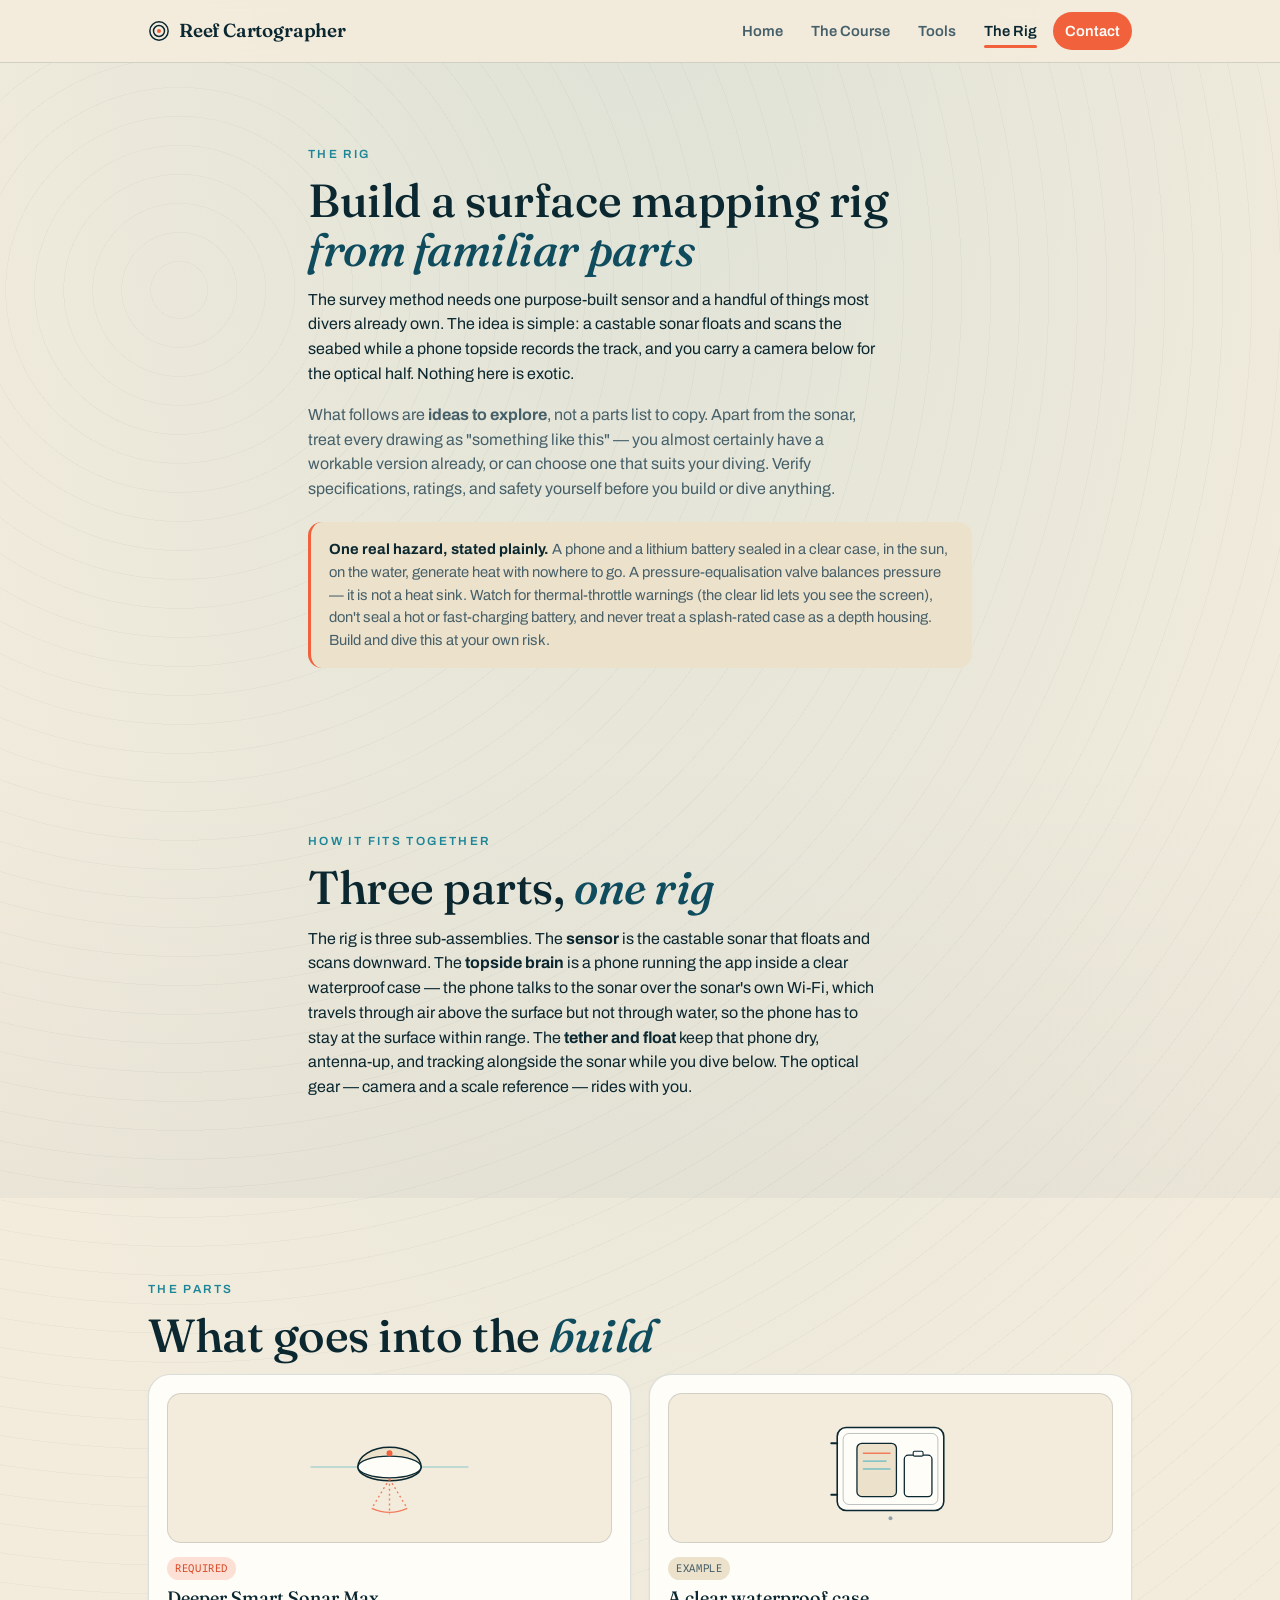
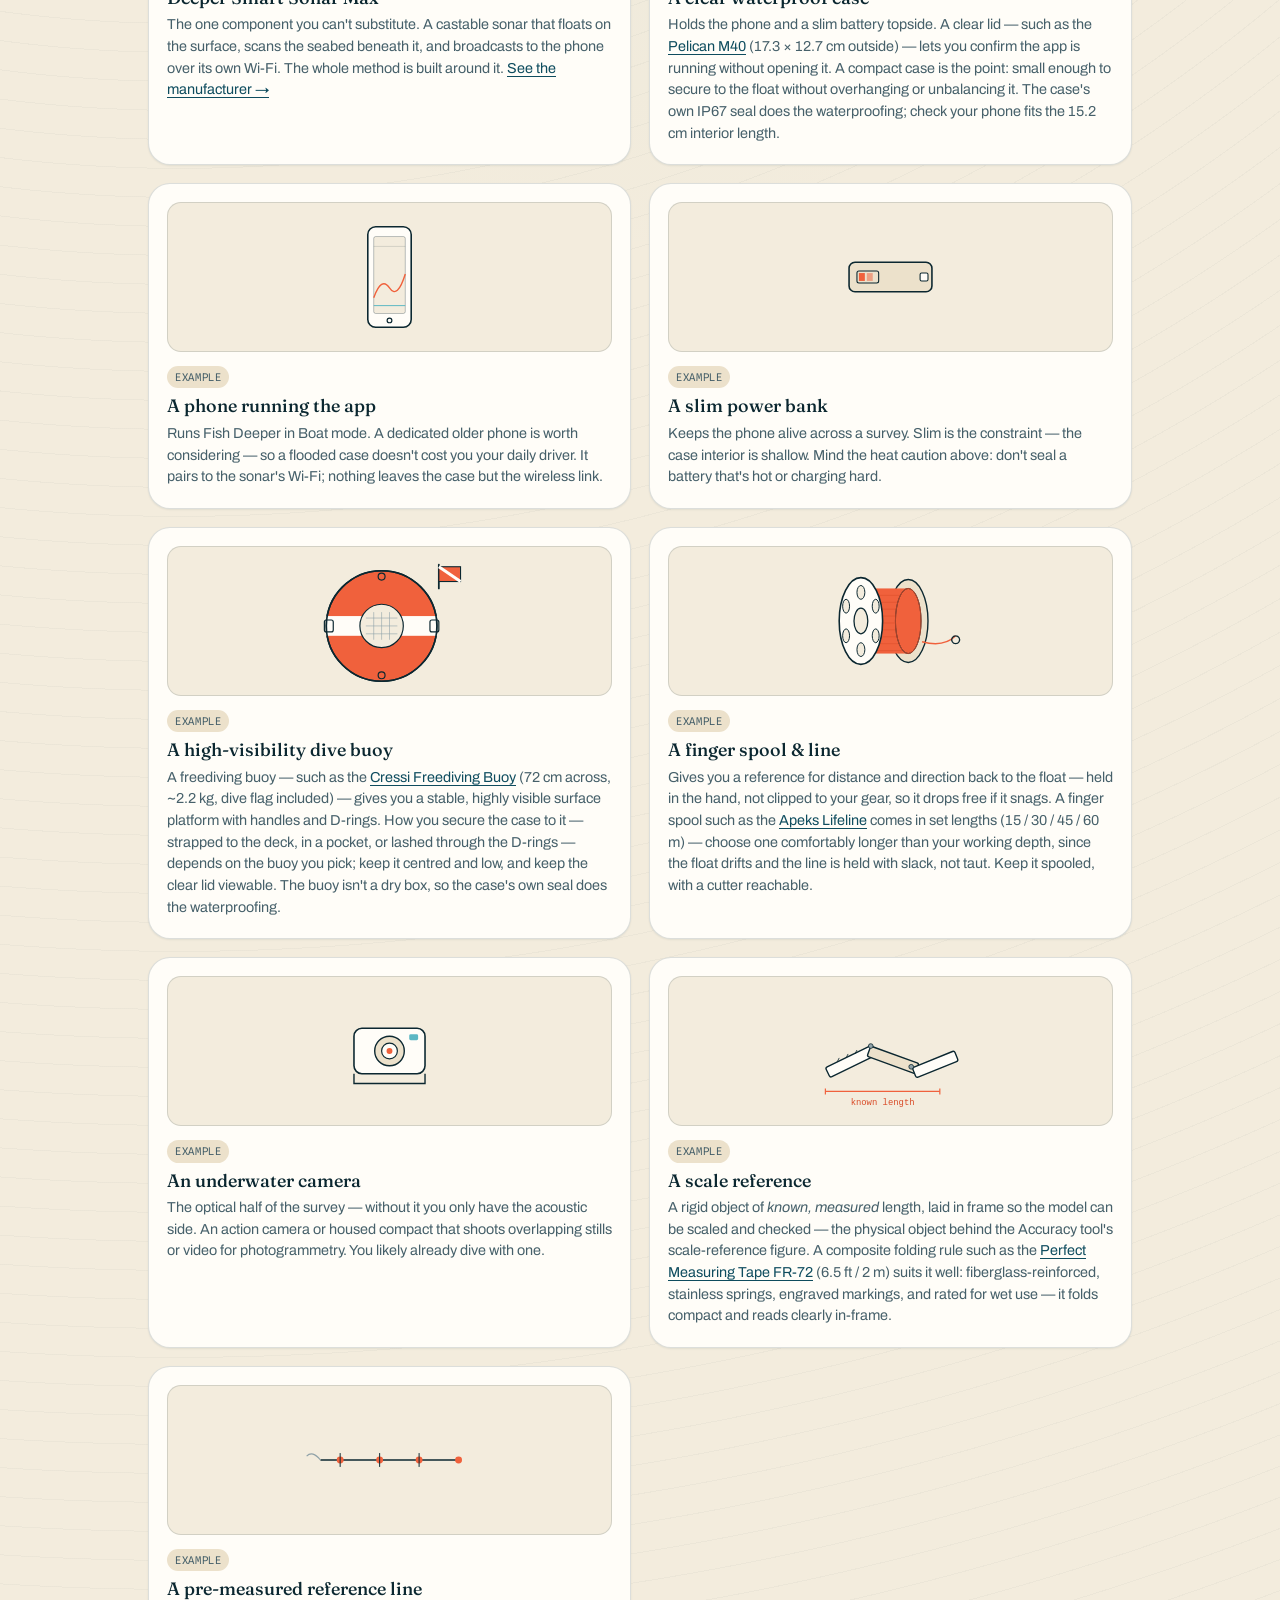
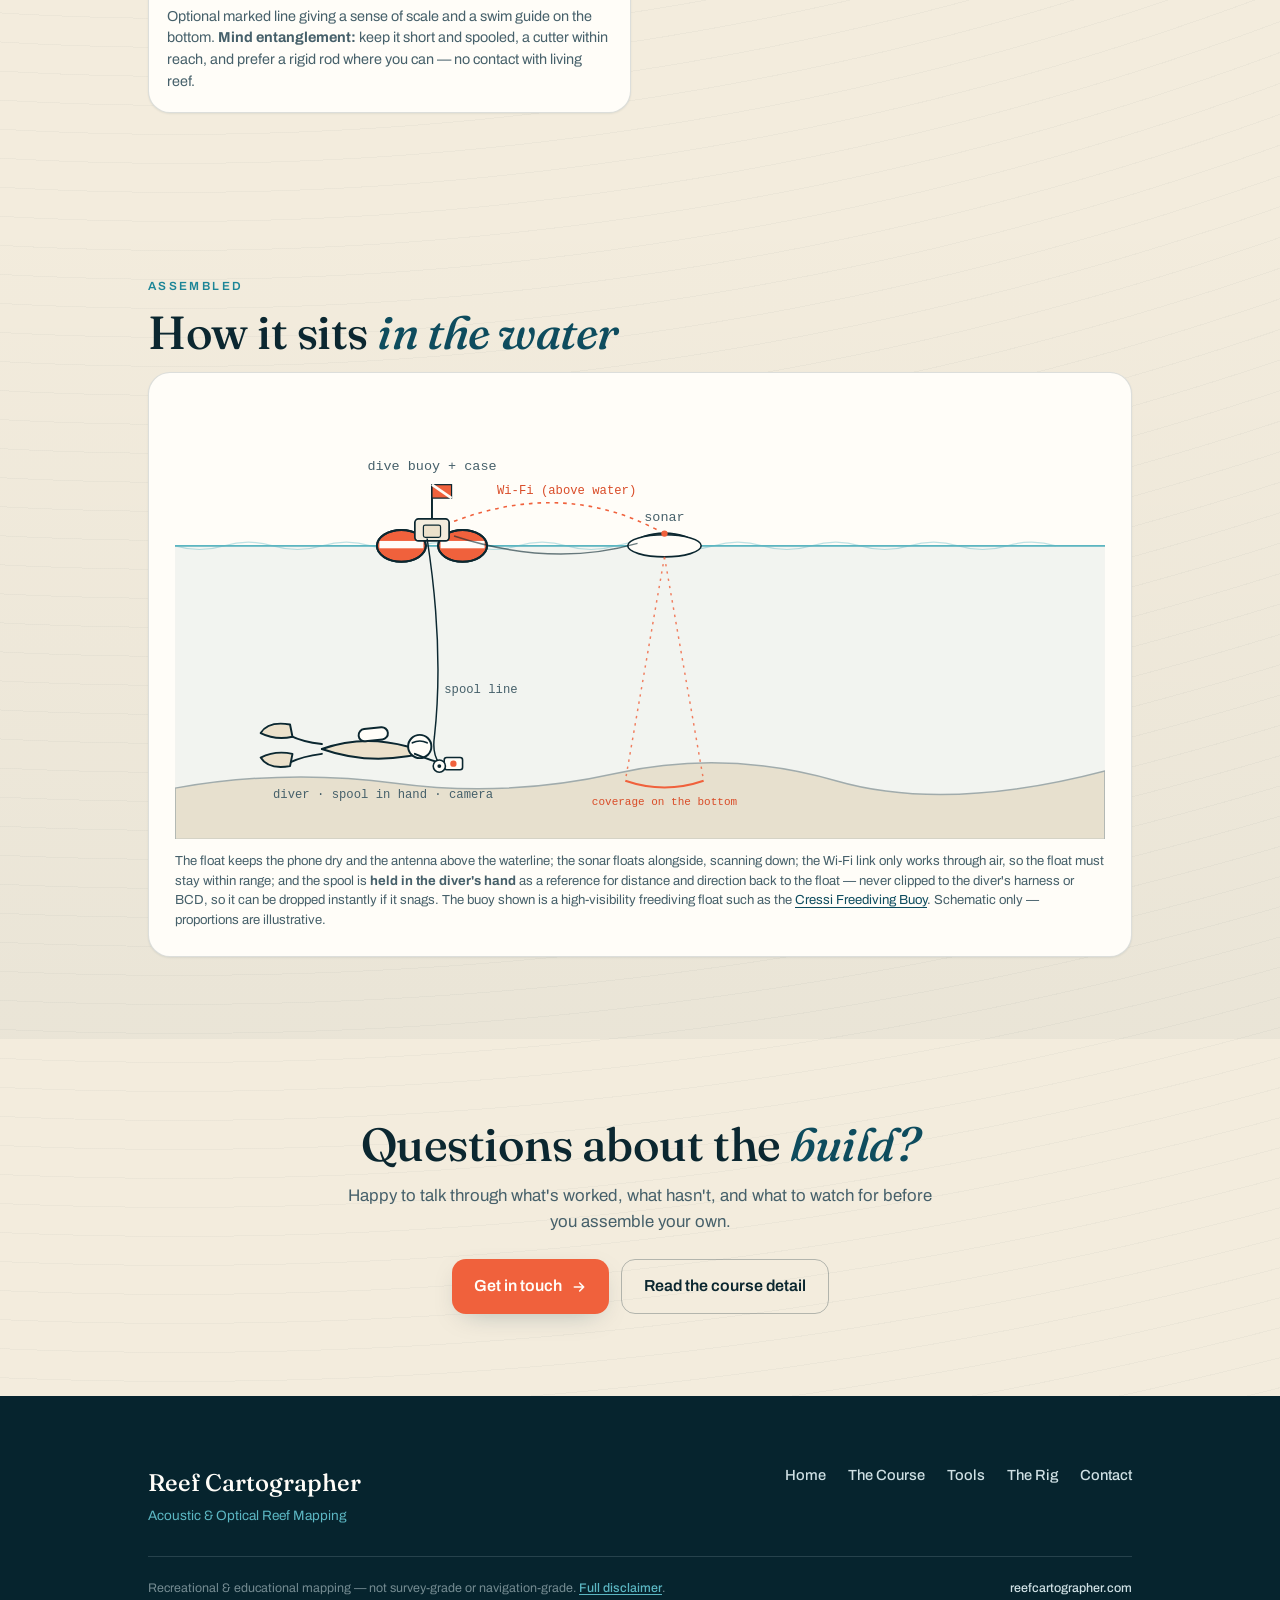
<file: rig.html>
<!DOCTYPE html>
<html lang="en">
<head>
<meta charset="UTF-8">
<meta name="viewport" content="width=device-width, initial-scale=1.0">
<title>The Rig — Reef Cartographer</title>
<meta name="description" content="Ideas for assembling a surface mapping rig: the Deeper sonar, a clear topside case for the phone, a float, flag, spool, camera, and scale reference — illustrated suggestions to explore, not endorsements.">
<meta name="theme-color" content="#f3ecdd">
<link rel="manifest" href="manifest.webmanifest">
<link rel="icon" href="favicon.ico" sizes="any">
<link rel="icon" type="image/png" sizes="32x32" href="favicon-32.png">
<link rel="icon" type="image/png" sizes="16x16" href="favicon-16.png">
<link rel="apple-touch-icon" href="apple-touch-icon.png">
<link rel="preconnect" href="https://fonts.googleapis.com">
<link rel="preconnect" href="https://fonts.gstatic.com" crossorigin>
<link href="https://fonts.googleapis.com/css2?family=Fraunces:opsz,wght@9..144,400;9..144,500;9..144,600&family=Archivo:wght@400;500;600&family=Spline+Sans+Mono:wght@400;500;600&display=swap" rel="stylesheet">
<link rel="stylesheet" href="styles.css">
</head>
<body class="page">

<header class="site-nav">
  <div class="wrap">
    <a class="logo" href="index.html">
      <svg class="mark" viewBox="0 0 24 24" fill="none" stroke="currentColor" stroke-width="1.6"><circle cx="12" cy="12" r="10"/><circle cx="12" cy="12" r="6"/><circle cx="12" cy="12" r="2.2" fill="var(--coral)" stroke="none"/></svg>
      Reef Cartographer
    </a>
    <nav>
      <a href="index.html">Home</a>
      <a href="course.html">The Course</a>
      <a href="tools.html">Tools</a>
      <a href="rig.html" class="active">The Rig</a>
      <a href="contact.html" class="cta">Contact</a>
    </nav>
  </div>
</header>

<!-- intro -->
<section class="band">
  <div class="wrap narrow">
    <div class="eyebrow">The Rig</div>
    <h2 class="sec">Build a surface mapping rig <span class="em">from familiar parts</span></h2>
    <div class="prose">
      <p>The survey method needs one purpose-built sensor and a handful of things most divers already own. The idea is simple: a castable sonar floats and scans the seabed while a phone topside records the track, and you carry a camera below for the optical half. Nothing here is exotic.</p>
      <p class="muted">What follows are <b>ideas to explore</b>, not a parts list to copy. Apart from the sonar, treat every drawing as "something like this" — you almost certainly have a workable version already, or can choose one that suits your diving. Verify specifications, ratings, and safety yourself before you build or dive anything.</p>
    </div>

    <div class="note" style="margin-top:20px;border-left-color:var(--coral)">
      <b>One real hazard, stated plainly.</b> A phone and a lithium battery sealed in a clear case, in the sun, on the water, generate heat with nowhere to go. A pressure-equalisation valve balances pressure — it is not a heat sink. Watch for thermal-throttle warnings (the clear lid lets you see the screen), don't seal a hot or fast-charging battery, and never treat a splash-rated case as a depth housing. Build and dive this at your own risk.
    </div>
  </div>
</section>

<!-- system overview -->
<section class="band alt">
  <div class="wrap narrow">
    <div class="eyebrow">How it fits together</div>
    <h2 class="sec">Three parts, <span class="em">one rig</span></h2>
    <div class="prose">
      <p>The rig is three sub-assemblies. The <b>sensor</b> is the castable sonar that floats and scans downward. The <b>topside brain</b> is a phone running the app inside a clear waterproof case — the phone talks to the sonar over the sonar's own Wi-Fi, which travels through air above the surface but not through water, so the phone has to stay at the surface within range. The <b>tether and float</b> keep that phone dry, antenna-up, and tracking alongside the sonar while you dive below. The optical gear — camera and a scale reference — rides with you.</p>
    </div>
  </div>
</section>

<!-- equipment -->
<section class="band">
  <div class="wrap">
    <div class="eyebrow">The parts</div>
    <h2 class="sec">What goes into the <span class="em">build</span></h2>

    <div class="kit">

      <!-- Deeper Max (required, named) -->
      <div class="kit-item">
        <div class="kit-fig">
          <svg viewBox="0 0 200 150" xmlns="http://www.w3.org/2000/svg">
            <line x1="20" y1="74" x2="180" y2="74" stroke="var(--teal-300)" stroke-width="1.2" opacity=".7"/>
            <path d="M68 74 a32 20 0 0 1 64 0 a32 14 0 0 1 -64 0Z" fill="var(--paper-2)" stroke="var(--ink)" stroke-width="1.6"/>
            <ellipse cx="100" cy="74" rx="32" ry="11" fill="var(--white)" stroke="var(--ink)" stroke-width="1.4"/>
            <circle cx="100" cy="60" r="3" fill="var(--coral)"/>
            <path d="M100 86 L82 116 M100 86 L118 116 M100 86 L100 122" stroke="var(--coral)" stroke-width="1.4" opacity=".8" stroke-dasharray="2 3"/>
            <path d="M82 116 q18 8 36 0" stroke="var(--coral)" stroke-width="1.4" fill="none" opacity=".8"/>
          </svg>
        </div>
        <span class="kit-tag req">Required</span>
        <h3>Deeper Smart Sonar Max</h3>
        <p>The one component you can't substitute. A castable sonar that floats on the surface, scans the seabed beneath it, and broadcasts to the phone over its own Wi-Fi. The whole method is built around it. <a href="https://deepersonar.com/en-us/products/deeper-max" target="_blank" rel="noopener noreferrer">See the manufacturer →</a></p>
      </div>

      <!-- Clear case (named softly) -->
      <div class="kit-item">
        <div class="kit-fig">
          <svg viewBox="0 0 200 150" xmlns="http://www.w3.org/2000/svg">
            <rect x="46" y="34" width="108" height="84" rx="9" fill="var(--white)" stroke="var(--ink)" stroke-width="1.6"/>
            <rect x="52" y="40" width="96" height="72" rx="6" fill="none" stroke="var(--line-strong)" stroke-width="1"/>
            <rect x="66" y="50" width="40" height="54" rx="5" fill="var(--paper-2)" stroke="var(--ink)" stroke-width="1.3"/>
            <line x1="72" y1="60" x2="100" y2="60" stroke="var(--coral)" stroke-width="1.2"/>
            <line x1="72" y1="68" x2="96" y2="68" stroke="var(--teal-300)" stroke-width="1.2"/>
            <line x1="72" y1="76" x2="100" y2="76" stroke="var(--teal-300)" stroke-width="1.2"/>
            <rect x="114" y="62" width="28" height="42" rx="4" fill="var(--white)" stroke="var(--ink)" stroke-width="1.3"/>
            <rect x="123" y="58" width="10" height="5" rx="1.5" fill="var(--white)" stroke="var(--ink)" stroke-width="1.1"/>
            <path d="M40 50 h6 M40 102 h6" stroke="var(--ink)" stroke-width="2" stroke-linecap="round"/>
            <circle cx="100" cy="126" r="2" fill="var(--ink-faint)"/>
          </svg>
        </div>
        <span class="kit-tag ex">Example</span>
        <h3>A clear waterproof case</h3>
        <p>Holds the phone and a slim battery topside. A clear lid — such as the <a href="https://www.pelican.com/us/en/product/cases/m40" target="_blank" rel="noopener noreferrer">Pelican M40</a> (17.3 × 12.7 cm outside) — lets you confirm the app is running without opening it. A compact case is the point: small enough to secure to the float without overhanging or unbalancing it. The case's own IP67 seal does the waterproofing; check your phone fits the 15.2 cm interior length.</p>
      </div>

      <!-- Phone -->
      <div class="kit-item">
        <div class="kit-fig">
          <svg viewBox="0 0 200 150" xmlns="http://www.w3.org/2000/svg">
            <rect x="78" y="24" width="44" height="102" rx="8" fill="var(--white)" stroke="var(--ink)" stroke-width="1.6"/>
            <rect x="84" y="34" width="32" height="78" rx="2" fill="var(--paper)" stroke="var(--line-strong)" stroke-width="1"/>
            <path d="M84 96 q8 -22 16 -10 t16 -14" stroke="var(--coral)" stroke-width="1.4" fill="none"/>
            <line x1="84" y1="104" x2="116" y2="104" stroke="var(--teal-300)" stroke-width="1"/>
            <line x1="84" y1="44" x2="116" y2="44" stroke="var(--line)" stroke-width="1"/>
            <circle cx="100" cy="119" r="2.4" fill="none" stroke="var(--ink)" stroke-width="1.2"/>
          </svg>
        </div>
        <span class="kit-tag ex">Example</span>
        <h3>A phone running the app</h3>
        <p>Runs Fish Deeper in Boat mode. A dedicated older phone is worth considering — so a flooded case doesn't cost you your daily driver. It pairs to the sonar's Wi-Fi; nothing leaves the case but the wireless link.</p>
      </div>

      <!-- Power bank -->
      <div class="kit-item">
        <div class="kit-fig">
          <svg viewBox="0 0 200 150" xmlns="http://www.w3.org/2000/svg">
            <rect x="58" y="60" width="84" height="30" rx="6" fill="var(--paper-2)" stroke="var(--ink)" stroke-width="1.6"/>
            <rect x="66" y="69" width="22" height="12" rx="2" fill="none" stroke="var(--ink)" stroke-width="1.1"/>
            <rect x="68" y="71" width="6" height="8" fill="var(--coral)"/>
            <rect x="76" y="71" width="6" height="8" fill="var(--coral)" opacity=".5"/>
            <rect x="130" y="71" width="8" height="8" rx="1.5" fill="var(--white)" stroke="var(--ink)" stroke-width="1.1"/>
          </svg>
        </div>
        <span class="kit-tag ex">Example</span>
        <h3>A slim power bank</h3>
        <p>Keeps the phone alive across a survey. Slim is the constraint — the case interior is shallow. Mind the heat caution above: don't seal a battery that's hot or charging hard.</p>
      </div>

      <!-- Float / buoy: high-visibility ring with dive-flag marking -->
      <div class="kit-item">
        <div class="kit-fig">
          <svg viewBox="0 0 200 150" xmlns="http://www.w3.org/2000/svg">
            <!-- top-down: outer tube ring -->
            <circle cx="92" cy="80" r="56" fill="var(--coral)" stroke="var(--ink)" stroke-width="1.6"/>
            <!-- dive-flag white stripe across the buoy -->
            <rect x="36" y="70" width="112" height="20" fill="var(--white)"/>
            <circle cx="92" cy="80" r="56" fill="none" stroke="var(--ink)" stroke-width="1.6"/>
            <!-- mesh-bottomed centre opening (for descent rope) -->
            <circle cx="92" cy="80" r="22" fill="var(--paper)" stroke="var(--ink)" stroke-width="1.2"/>
            <path d="M76 72 h32 M76 80 h32 M76 88 h32 M84 66 v28 M92 66 v28 M100 66 v28" stroke="var(--ink-faint)" stroke-width="0.6"/>
            <!-- handles on the sides -->
            <rect x="34" y="74" width="9" height="12" rx="2" fill="none" stroke="var(--ink)" stroke-width="1.2"/>
            <rect x="141" y="74" width="9" height="12" rx="2" fill="none" stroke="var(--ink)" stroke-width="1.2"/>
            <!-- D-rings top/bottom -->
            <circle cx="92" cy="30" r="3.5" fill="none" stroke="var(--ink)" stroke-width="1.2"/>
            <circle cx="92" cy="130" r="3.5" fill="none" stroke="var(--ink)" stroke-width="1.2"/>
            <!-- flag on a pole -->
            <line x1="150" y1="42" x2="150" y2="18" stroke="var(--ink)" stroke-width="1.8" stroke-linecap="round"/>
            <rect x="150" y="20" width="22" height="15" fill="var(--coral)" stroke="var(--ink)" stroke-width="1.1"/>
            <line x1="150" y1="20" x2="172" y2="35" stroke="var(--white)" stroke-width="3"/>
          </svg>
        </div>
        <span class="kit-tag ex">Example</span>
        <h3>A high-visibility dive buoy</h3>
        <p>A freediving buoy — such as the <a href="https://store.cressi.com/products/freediving-buoy" target="_blank" rel="noopener noreferrer">Cressi Freediving Buoy</a> (72 cm across, ~2.2 kg, dive flag included) — gives you a stable, highly visible surface platform with handles and D-rings. How you secure the case to it — strapped to the deck, in a pocket, or lashed through the D-rings — depends on the buoy you pick; keep it centred and low, and keep the clear lid viewable. The buoy isn't a dry box, so the case's own seal does the waterproofing.</p>
      </div>

      <!-- Spool -->
      <div class="kit-item">
        <div class="kit-fig">
          <svg viewBox="0 0 200 150" xmlns="http://www.w3.org/2000/svg">
            <!-- back flange (slightly offset, behind) -->
            <ellipse cx="118" cy="75" rx="20" ry="42" fill="var(--paper-2)" stroke="var(--ink)" stroke-width="1.4"/>
            <!-- wound line: high-viz coil filling the hub between flanges -->
            <rect x="70" y="42" width="48" height="66" fill="var(--coral)" stroke="none"/>
            <path d="M70 49 h48 M70 56 h48 M70 63 h48 M70 70 h48 M70 77 h48 M70 84 h48 M70 91 h48 M70 98 h48 M70 105 h48" stroke="var(--coral-600)" stroke-width="0.8" opacity=".6"/>
            <ellipse cx="118" cy="75" rx="13" ry="33" fill="var(--coral)" stroke="var(--ink)" stroke-width="1"/>
            <ellipse cx="118" cy="75" rx="13" ry="33" fill="none" stroke="var(--coral-600)" stroke-width="0.8"/>
            <!-- front flange (facing us, with spoke cut-outs) -->
            <ellipse cx="70" cy="75" rx="22" ry="44" fill="var(--white)" stroke="var(--ink)" stroke-width="1.6"/>
            <!-- centre finger hole -->
            <ellipse cx="70" cy="75" rx="7" ry="13" fill="var(--paper)" stroke="var(--ink)" stroke-width="1.3"/>
            <!-- spoke cut-outs around the flange -->
            <ellipse cx="70" cy="46" rx="4" ry="7" fill="var(--paper)" stroke="var(--ink)" stroke-width="1"/>
            <ellipse cx="70" cy="104" rx="4" ry="7" fill="var(--paper)" stroke="var(--ink)" stroke-width="1"/>
            <ellipse cx="55" cy="60" rx="3.5" ry="7" fill="var(--paper)" stroke="var(--ink)" stroke-width="1"/>
            <ellipse cx="55" cy="90" rx="3.5" ry="7" fill="var(--paper)" stroke="var(--ink)" stroke-width="1"/>
            <ellipse cx="85" cy="60" rx="3.5" ry="7" fill="var(--paper)" stroke="var(--ink)" stroke-width="1"/>
            <ellipse cx="85" cy="90" rx="3.5" ry="7" fill="var(--paper)" stroke="var(--ink)" stroke-width="1"/>
            <!-- line tail + bolt snap leading off -->
            <path d="M132 96 q22 6 34 -6" stroke="var(--coral)" stroke-width="1.6" fill="none"/>
            <path d="M166 90 a4 4 0 1 0 0.1 0" fill="none" stroke="var(--ink)" stroke-width="1.3"/>
          </svg>
        </div>
        <span class="kit-tag ex">Example</span>
        <h3>A finger spool &amp; line</h3>
        <p>Gives you a reference for distance and direction back to the float — held in the hand, not clipped to your gear, so it drops free if it snags. A finger spool such as the <a href="https://us.apeksdiving.com/collections/spools" target="_blank" rel="noopener noreferrer">Apeks Lifeline</a> comes in set lengths (15 / 30 / 45 / 60 m) — choose one comfortably longer than your working depth, since the float drifts and the line is held with slack, not taut. Keep it spooled, with a cutter reachable.</p>
      </div>

      <!-- Camera -->
      <div class="kit-item">
        <div class="kit-fig">
          <svg viewBox="0 0 200 150" xmlns="http://www.w3.org/2000/svg">
            <rect x="64" y="52" width="72" height="46" rx="8" fill="var(--white)" stroke="var(--ink)" stroke-width="1.6"/>
            <circle cx="100" cy="75" r="15" fill="var(--paper-2)" stroke="var(--ink)" stroke-width="1.4"/>
            <circle cx="100" cy="75" r="8" fill="var(--white)" stroke="var(--ink)" stroke-width="1.2"/>
            <circle cx="100" cy="75" r="3" fill="var(--coral)"/>
            <rect x="120" y="58" width="9" height="6" rx="1.5" fill="var(--teal-300)"/>
            <path d="M64 98 v10 h72 v-10" fill="none" stroke="var(--ink)" stroke-width="1.4"/>
          </svg>
        </div>
        <span class="kit-tag ex">Example</span>
        <h3>An underwater camera</h3>
        <p>The optical half of the survey — without it you only have the acoustic side. An action camera or housed compact that shoots overlapping stills or video for photogrammetry. You likely already dive with one.</p>
      </div>

      <!-- Scale bar -->
      <div class="kit-item">
        <div class="kit-fig">
          <svg viewBox="0 0 200 150" xmlns="http://www.w3.org/2000/svg">
            <!-- folding rule: partly-unfolded zigzag of segments -->
            <g stroke="var(--ink)" stroke-width="1.4" stroke-linejoin="round">
              <!-- segment 1 (up-right) -->
              <rect x="34" y="92" width="52" height="11" rx="2" fill="var(--white)" transform="rotate(-26 34 92)"/>
              <!-- segment 2 (down-right) -->
              <rect x="80" y="70" width="52" height="11" rx="2" fill="var(--paper-2)" transform="rotate(20 80 70)"/>
              <!-- segment 3 (up-right) -->
              <rect x="122" y="92" width="46" height="11" rx="2" fill="var(--white)" transform="rotate(-22 122 92)"/>
            </g>
            <!-- hinge rivets -->
            <circle cx="80" cy="70" r="2.4" fill="var(--ink-faint)" stroke="var(--ink)" stroke-width="0.8"/>
            <circle cx="121" cy="91" r="2.4" fill="var(--ink-faint)" stroke="var(--ink)" stroke-width="0.8"/>
            <!-- a few graduation ticks on the first segment -->
            <g stroke="var(--ink)" stroke-width="0.8">
              <line x1="46" y1="86" x2="48" y2="82"/>
              <line x1="55" y1="82" x2="57" y2="78"/>
              <line x1="64" y1="78" x2="66" y2="74"/>
            </g>
            <!-- coral length bracket under it -->
            <path d="M34 116 H150" stroke="var(--coral)" stroke-width="1.2"/>
            <path d="M34 113 v6 M150 113 v6" stroke="var(--coral)" stroke-width="1.2"/>
            <text x="92" y="130" text-anchor="middle" font-family="monospace" font-size="9" fill="var(--coral-600)">known length</text>
          </svg>
        </div>
        <span class="kit-tag ex">Example</span>
        <h3>A scale reference</h3>
        <p>A rigid object of <i>known, measured</i> length, laid in frame so the model can be scaled and checked — the physical object behind the Accuracy tool's scale-reference figure. A composite folding rule such as the <a href="https://perfectmeasuringtape.com/shop/fr72-carpenters-folding-rule-6-5ft-2m/" target="_blank" rel="noopener noreferrer">Perfect Measuring Tape FR-72</a> (6.5 ft / 2 m) suits it well: fiberglass-reinforced, stainless springs, engraved markings, and rated for wet use — it folds compact and reads clearly in-frame.</p>
      </div>

      <!-- Reference line -->
      <div class="kit-item">
        <div class="kit-fig">
          <svg viewBox="0 0 200 150" xmlns="http://www.w3.org/2000/svg">
            <line x1="30" y1="75" x2="170" y2="75" stroke="var(--ink)" stroke-width="1.6"/>
            <circle cx="50" cy="75" r="3.5" fill="var(--coral)"/>
            <circle cx="90" cy="75" r="3.5" fill="var(--coral)"/>
            <circle cx="130" cy="75" r="3.5" fill="var(--coral)"/>
            <circle cx="170" cy="75" r="3.5" fill="var(--coral)"/>
            <line x1="50" y1="68" x2="50" y2="82" stroke="var(--ink)" stroke-width="1"/>
            <line x1="90" y1="68" x2="90" y2="82" stroke="var(--ink)" stroke-width="1"/>
            <line x1="130" y1="68" x2="130" y2="82" stroke="var(--ink)" stroke-width="1"/>
            <line x1="30" y1="75" x2="30" y2="75" stroke="var(--ink)" stroke-width="1"/>
            <path d="M30 75 q-8 -10 -14 -4" stroke="var(--ink-faint)" stroke-width="1.2" fill="none"/>
          </svg>
        </div>
        <span class="kit-tag ex">Example</span>
        <h3>A pre-measured reference line</h3>
        <p>Optional marked line giving a sense of scale and a swim guide on the bottom. <b>Mind entanglement:</b> keep it short and spooled, a cutter within reach, and prefer a rigid rod where you can — no contact with living reef.</p>
      </div>

    </div>
  </div>
</section>

<!-- assembled rig -->
<section class="band alt">
  <div class="wrap">
    <div class="eyebrow">Assembled</div>
    <h2 class="sec">How it sits <span class="em">in the water</span></h2>

    <div class="rig-figure">
      <svg viewBox="0 0 760 360" xmlns="http://www.w3.org/2000/svg" role="img" aria-label="Side profile of the assembled rig in the water">
        <!-- sky / water split -->
        <rect x="0" y="0" width="760" height="120" fill="none"/>
        <line x1="0" y1="120" x2="760" y2="120" stroke="var(--teal-300)" stroke-width="1.5"/>
        <path d="M0 120 q20 6 40 0 t40 0 t40 0 t40 0 t40 0 t40 0 t40 0 t40 0 t40 0 t40 0 t40 0 t40 0 t40 0 t40 0 t40 0 t40 0 t40 0 t40 0" stroke="var(--teal-300)" stroke-width="1" fill="none" opacity=".4"/>
        <rect x="0" y="120" width="760" height="240" fill="var(--teal-700)" opacity=".05"/>

        <!-- seabed -->
        <path d="M0 318 q90 -16 180 -4 t180 -8 t180 6 t220 -8 V360 H0 Z" fill="var(--sand-deep)" opacity=".35" stroke="var(--ink)" stroke-width="1.2"/>

        <!-- float + case: red ring dive-buoy (side profile at the surface) -->
        <!-- ring tube: two lobes at the waterline with the case sitting in the centre -->
        <ellipse cx="185" cy="120" rx="20" ry="13" fill="var(--coral)" stroke="var(--ink)" stroke-width="1.6"/>
        <ellipse cx="235" cy="120" rx="20" ry="13" fill="var(--coral)" stroke="var(--ink)" stroke-width="1.6"/>
        <!-- white dive-flag stripe across the near tube faces -->
        <rect x="167" y="116" width="36" height="6" fill="var(--white)"/>
        <rect x="217" y="116" width="36" height="6" fill="var(--white)"/>
        <ellipse cx="185" cy="120" rx="20" ry="13" fill="none" stroke="var(--ink)" stroke-width="1.6"/>
        <ellipse cx="235" cy="120" rx="20" ry="13" fill="none" stroke="var(--ink)" stroke-width="1.6"/>
        <!-- case resting in the ring centre -->
        <rect x="196" y="98" width="28" height="18" rx="3" fill="var(--paper)" stroke="var(--ink)" stroke-width="1.4"/>
        <rect x="203" y="103" width="14" height="10" rx="1.5" fill="var(--paper-2)" stroke="var(--ink)" stroke-width="1"/>
        <!-- flag on a short pole -->
        <line x1="210" y1="98" x2="210" y2="70" stroke="var(--ink)" stroke-width="1.6"/>
        <rect x="210" y="70" width="16" height="11" fill="var(--coral)" stroke="var(--ink)" stroke-width="1"/>
        <line x1="210" y1="70" x2="226" y2="81" stroke="var(--white)" stroke-width="2.2"/>
        <text x="210" y="58" text-anchor="middle" font-family="monospace" font-size="11" fill="var(--ink-soft)">dive buoy + case</text>

        <!-- wifi link arc between case and sonar -->
        <path d="M228 100 q90 -34 168 8" stroke="var(--coral)" stroke-width="1.3" fill="none" stroke-dasharray="3 4"/>
        <text x="320" y="78" text-anchor="middle" font-family="monospace" font-size="10" fill="var(--coral-600)">Wi-Fi (above water)</text>

        <!-- sonar (right of centre, on surface) -->
        <path d="M372 120 a30 16 0 0 1 56 0 a30 11 0 0 1 -56 0Z" fill="var(--paper-2)" stroke="var(--ink)" stroke-width="1.6"/>
        <ellipse cx="400" cy="120" rx="30" ry="9" fill="var(--white)" stroke="var(--ink)" stroke-width="1.3"/>
        <circle cx="400" cy="110" r="2.6" fill="var(--coral)"/>
        <text x="400" y="100" text-anchor="middle" font-family="monospace" font-size="11" fill="var(--ink-soft)">sonar</text>
        <!-- sonar cone down to the seabed -->
        <path d="M400 129 L368 312 M400 129 L432 312" stroke="var(--coral)" stroke-width="1.2" stroke-dasharray="2 4" opacity=".8"/>
        <!-- coverage footprint on the seabed -->
        <path d="M368 312 q32 11 64 0" stroke="var(--coral)" stroke-width="1.6" fill="none"/>
        <text x="400" y="332" text-anchor="middle" font-family="monospace" font-size="9" fill="var(--coral-600)">coverage on the bottom</text>

        <!-- tow line float-to-sonar -->
        <path d="M228 112 q80 26 150 6" stroke="var(--ink)" stroke-width="1.2" fill="none" opacity=".6"/>

        <!-- spool line down to the diver's hand (held, not clipped to the back) -->
        <path d="M206 114 q14 90 6 162 q-2 14 4 22" stroke="var(--ink)" stroke-width="1.2" fill="none"/>
        <text x="250" y="240" text-anchor="middle" font-family="monospace" font-size="10" fill="var(--ink-soft)">spool line</text>

        <!-- diver — horizontal trim, mask + tank + fins, camera held forward -->
        <g stroke="var(--ink)" stroke-width="1.6" fill="none" stroke-linejoin="round" stroke-linecap="round">
          <!-- body: head at right (facing the reef/camera), fins trailing left -->
          <path d="M120 286 q34 -12 70 -2 q10 1 16 6" fill="var(--paper-2)"/>
          <path d="M120 286 q34 12 70 6 q10 -1 16 -6" fill="var(--paper-2)"/>
          <!-- head + mask -->
          <circle cx="200" cy="284" r="9.5" fill="var(--white)"/>
          <path d="M194 281 q6 -3 12 0" stroke-width="1.4"/>
          <!-- tank on the back (upper side) -->
          <rect x="150" y="269" width="24" height="10" rx="5" fill="var(--white)" transform="rotate(-6 162 274)"/>
          <!-- arms forward holding camera -->
          <path d="M196 290 q14 6 24 8"/>
          <!-- legs to fins (trailing left) -->
          <path d="M120 282 q-16 -2 -26 -7"/>
          <path d="M120 290 q-16 2 -26 7"/>
          <!-- fins -->
          <path d="M94 266 q-18 -3 -24 7 q12 6 26 3 Z" fill="var(--paper-2)"/>
          <path d="M94 300 q-18 3 -24 -7 q12 -6 26 -3 Z" fill="var(--paper-2)"/>
        </g>
        <!-- camera held forward in the diver's hands -->
        <rect x="220" y="293" width="15" height="10" rx="2" fill="var(--white)" stroke="var(--ink)" stroke-width="1.3"/>
        <circle cx="227.5" cy="298" r="2.6" fill="var(--coral)"/>
        <!-- finger spool in the same hand: line terminates here, clearly held -->
        <circle cx="216" cy="300" r="5" fill="var(--white)" stroke="var(--ink)" stroke-width="1.3"/>
        <circle cx="216" cy="300" r="1.6" fill="var(--ink)"/>
        <text x="170" y="326" text-anchor="middle" font-family="monospace" font-size="10" fill="var(--ink-soft)">diver · spool in hand · camera</text>
      </svg>
      <p class="rig-cap">The float keeps the phone dry and the antenna above the waterline; the sonar floats alongside, scanning down; the Wi-Fi link only works through air, so the float must stay within range; and the spool is <b>held in the diver's hand</b> as a reference for distance and direction back to the float — never clipped to the diver's harness or BCD, so it can be dropped instantly if it snags. The buoy shown is a high-visibility freediving float such as the <a href="https://store.cressi.com/products/freediving-buoy" target="_blank" rel="noopener noreferrer">Cressi Freediving Buoy</a>. Schematic only — proportions are illustrative.</p>
    </div>
  </div>
</section>

<!-- closing -->
<section class="band">
  <div class="wrap narrow" style="text-align:center">
    <h2 class="sec" style="margin:0 auto">Questions about the <span class="em">build?</span></h2>
    <p class="sec-lede" style="margin:14px auto 0">Happy to talk through what's worked, what hasn't, and what to watch for before you assemble your own.</p>
    <div class="btn-row" style="justify-content:center;margin-top:24px">
      <a class="btn btn-primary" href="contact.html">Get in touch
        <svg viewBox="0 0 24 24" fill="none" stroke="currentColor" stroke-width="2.4"><path d="M5 12h14M13 6l6 6-6 6" stroke-linecap="round" stroke-linejoin="round"/></svg>
      </a>
      <a class="btn btn-ghost" href="course.html">Read the course detail</a>
    </div>
  </div>
</section>

<footer class="site">
  <div class="wrap">
    <div class="ft-top">
      <div class="ft-brand">Reef Cartographer<span>Acoustic &amp; Optical Reef Mapping</span></div>
      <nav>
        <a href="index.html">Home</a><a href="course.html">The Course</a><a href="tools.html">Tools</a><a href="rig.html">The Rig</a><a href="contact.html">Contact</a>
      </nav>
    </div>
    <div class="ft-base">
      <span>Recreational &amp; educational mapping — not survey-grade or navigation-grade. <a href="disclaimer.html">Full disclaimer</a>.</span>
      <span><b>reefcartographer.com</b></span>
    </div>
  </div>
</footer>

<script>
if ("serviceWorker" in navigator) { window.addEventListener("load", () => { navigator.serviceWorker.register("sw.js").catch(() => {}); }); }
</script>
</body>
</html>
</file>
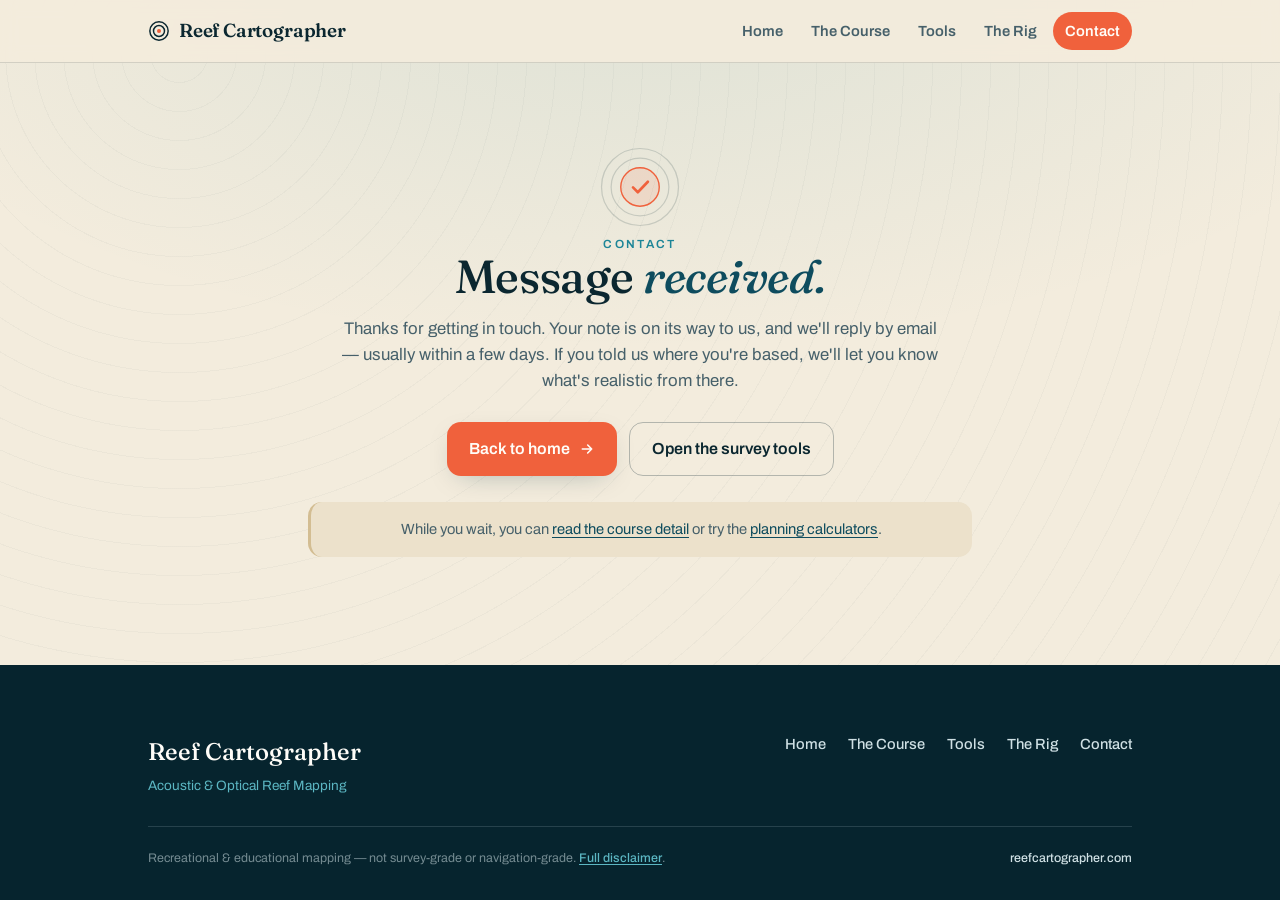
<file: thanks.html>
<!DOCTYPE html>
<html lang="en">
<head>
<meta charset="UTF-8">
<meta name="viewport" content="width=device-width, initial-scale=1.0">
<title>Thanks — Reef Cartographer</title>
<meta name="description" content="Your message has been received. We'll be in touch by email.">
<meta name="theme-color" content="#f3ecdd">
<meta name="robots" content="noindex">
<link rel="manifest" href="manifest.webmanifest">
<link rel="icon" href="favicon.ico" sizes="any">
<link rel="icon" type="image/png" sizes="32x32" href="favicon-32.png">
<link rel="icon" type="image/png" sizes="16x16" href="favicon-16.png">
<link rel="apple-touch-icon" href="apple-touch-icon.png">
<link rel="preconnect" href="https://fonts.googleapis.com">
<link rel="preconnect" href="https://fonts.gstatic.com" crossorigin>
<link href="https://fonts.googleapis.com/css2?family=Fraunces:opsz,wght@9..144,400;9..144,500;9..144,600&family=Archivo:wght@400;500;600&family=Spline+Sans+Mono:wght@400;500;600&display=swap" rel="stylesheet">
<link rel="stylesheet" href="styles.css">
</head>
<body class="page">

<header class="site-nav">
  <div class="wrap">
    <a class="logo" href="index.html">
      <svg class="mark" viewBox="0 0 24 24" fill="none" stroke="currentColor" stroke-width="1.6"><circle cx="12" cy="12" r="10"/><circle cx="12" cy="12" r="6"/><circle cx="12" cy="12" r="2.2" fill="var(--coral)" stroke="none"/></svg>
      Reef Cartographer
    </a>
    <nav>
      <a href="index.html">Home</a>
      <a href="course.html">The Course</a>
      <a href="tools.html">Tools</a>
      <a href="rig.html">The Rig</a>
      <a href="contact.html" class="cta active">Contact</a>
    </nav>
  </div>
</header>

<section class="band">
  <div class="wrap narrow" style="text-align:center">

    <svg viewBox="0 0 96 96" width="84" height="84" fill="none" style="margin:0 auto 6px;display:block" aria-hidden="true">
      <circle cx="48" cy="48" r="44" stroke="var(--ink)" stroke-opacity=".16" stroke-width="1.4"/>
      <circle cx="48" cy="48" r="33" stroke="var(--ink)" stroke-opacity=".16" stroke-width="1.4"/>
      <circle cx="48" cy="48" r="22" fill="var(--coral)" fill-opacity=".12" stroke="var(--coral)" stroke-width="1.6"/>
      <path d="M40 48.5l5.5 5.5L57 42" stroke="var(--coral)" stroke-width="3" stroke-linecap="round" stroke-linejoin="round"/>
    </svg>

    <div class="eyebrow">Contact</div>
    <h2 class="sec" style="margin:0 auto">Message <span class="em">received.</span></h2>
    <p class="sec-lede" style="margin:14px auto 0">Thanks for getting in touch. Your note is on its way to us, and we'll reply by email — usually within a few days. If you told us where you're based, we'll let you know what's realistic from there.</p>

    <div class="btn-row" style="justify-content:center;margin-top:28px">
      <a class="btn btn-primary" href="index.html">Back to home
        <svg viewBox="0 0 24 24" fill="none" stroke="currentColor" stroke-width="2.4"><path d="M5 12h14M13 6l6 6-6 6" stroke-linecap="round" stroke-linejoin="round"/></svg>
      </a>
      <a class="btn btn-ghost" href="tools.html">Open the survey tools</a>
    </div>

    <p class="note" style="margin:26px auto 0">While you wait, you can <a href="course.html">read the course detail</a> or try the <a href="tools.html">planning calculators</a>.</p>
  </div>
</section>

<footer class="site">
  <div class="wrap">
    <div class="ft-top">
      <div class="ft-brand">Reef Cartographer<span>Acoustic &amp; Optical Reef Mapping</span></div>
      <nav>
        <a href="index.html">Home</a><a href="course.html">The Course</a><a href="tools.html">Tools</a><a href="rig.html">The Rig</a>
      <a href="contact.html">Contact</a>
      </nav>
    </div>
    <div class="ft-base">
      <span>Recreational &amp; educational mapping — not survey-grade or navigation-grade. <a href="disclaimer.html">Full disclaimer</a>.</span>
      <span><b>reefcartographer.com</b></span>
    </div>
  </div>
</footer>

<script>
if ("serviceWorker" in navigator) { window.addEventListener("load", () => { navigator.serviceWorker.register("sw.js").catch(() => {}); }); }
</script>
</body>
</html>
</file>
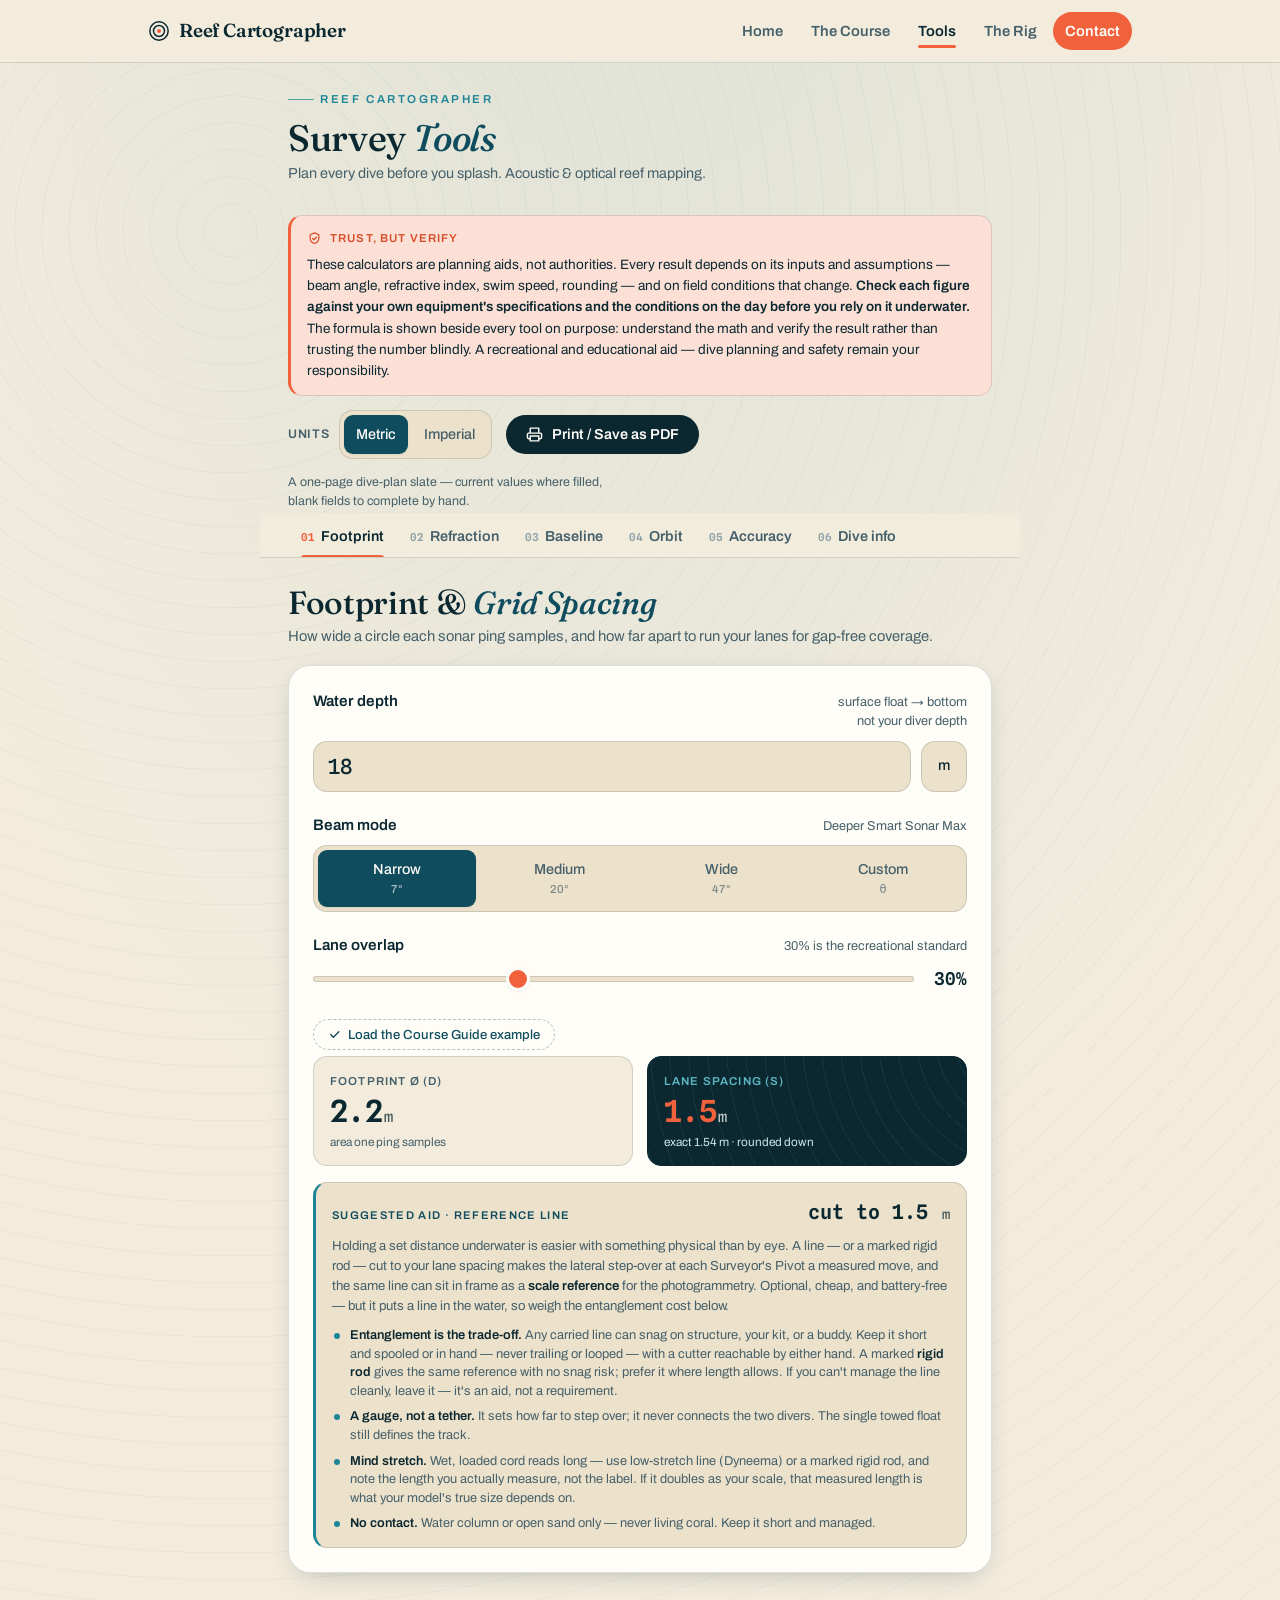
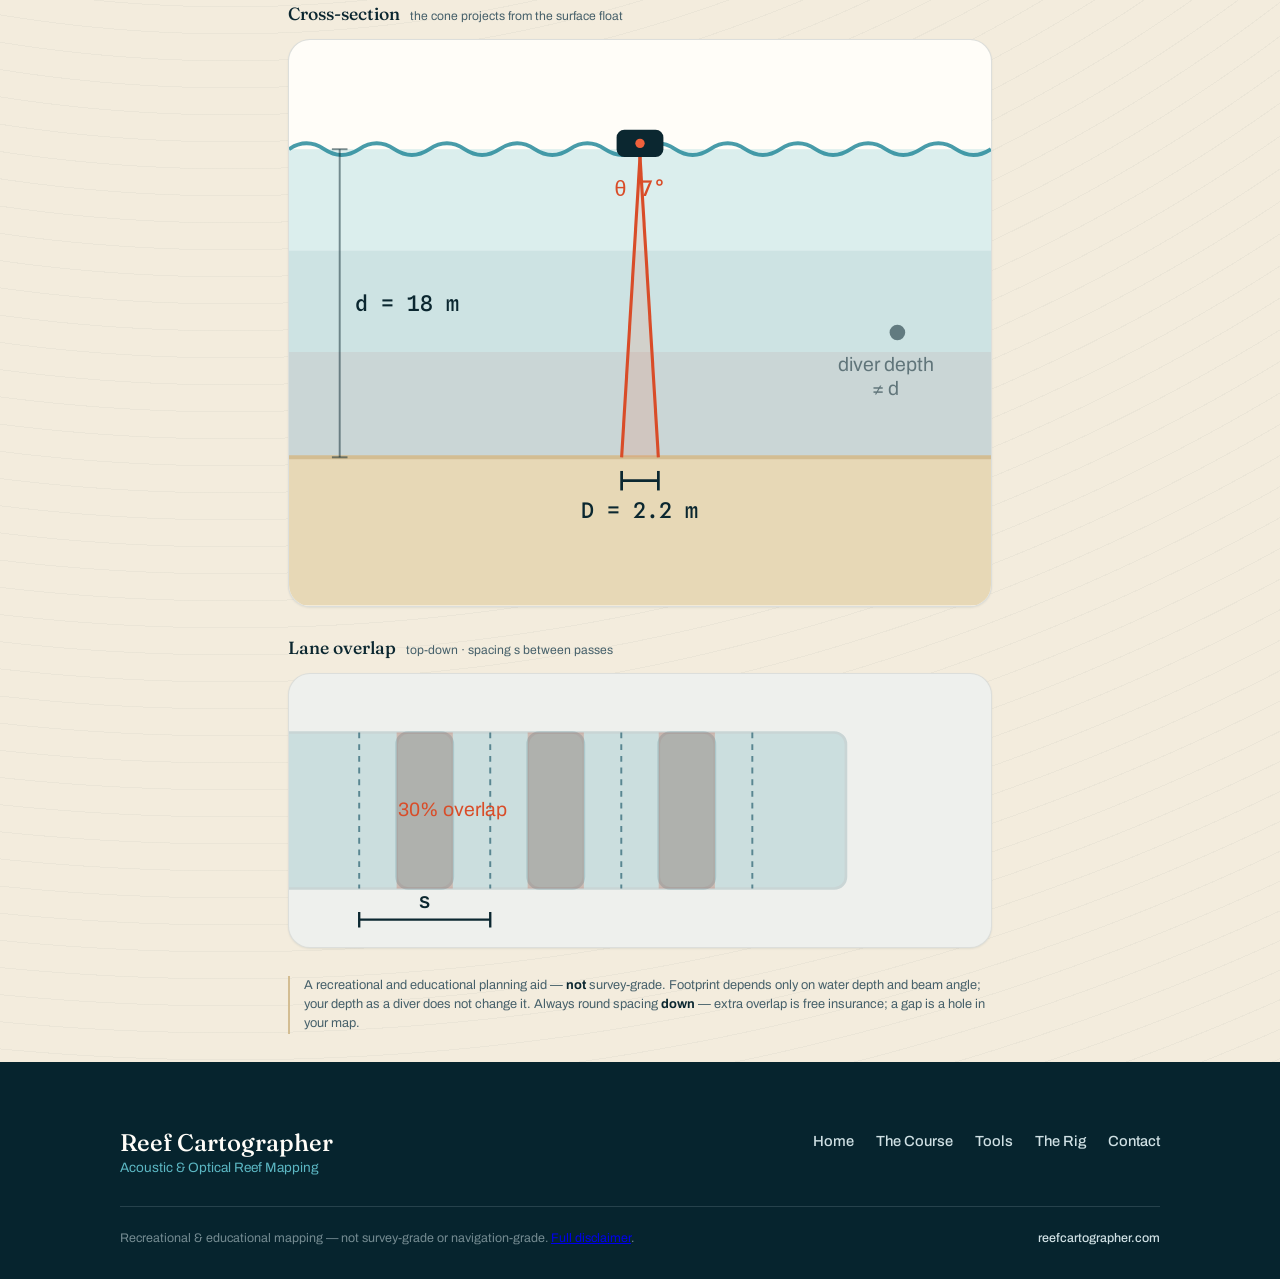
<file: tools.html>
<!DOCTYPE html>
<html lang="en">
<head>
<meta charset="UTF-8">
<meta name="viewport" content="width=device-width, initial-scale=1.0">
<title>Survey Tools — Reef Cartographer</title>
<meta name="description" content="Five pre-dive calculators for acoustic and optical reef mapping — footprint, refraction, baseline, orbit, and an accuracy-statement builder.">
<meta name="theme-color" content="#f3ecdd">
<link rel="manifest" href="manifest.webmanifest">
<link rel="icon" href="favicon.ico" sizes="any">
<link rel="icon" type="image/png" sizes="32x32" href="favicon-32.png">
<link rel="icon" type="image/png" sizes="16x16" href="favicon-16.png">
<link rel="apple-touch-icon" href="apple-touch-icon.png">

<!--
  ============================================================================
  REEF CARTOGRAPHER  ·  SURVEY TOOLS  (tabbed app)
  ----------------------------------------------------------------------------
  One file, several tools, navigated by the sticky tab bar — nothing stacks
  down a single endless page. Each tool is its own panel; only the active one
  is shown. The tab also lives in the URL hash (#refraction) so it is
  shareable and the browser Back button works.

  Tools in this build:
    01 Footprint   — done (D = 2 d tan θ/2 ; s = D(1−O))
    02 Refraction  — done (Snell at a flat port ; frame width for baseline)
    03 Baseline    — placeholder
    04 Orbit       — placeholder
    05 Accuracy    — placeholder

  Pure client-side, no build tools. Drop into GitHub as-is.
  ============================================================================
-->

<link rel="preconnect" href="https://fonts.googleapis.com">
<link rel="preconnect" href="https://fonts.gstatic.com" crossorigin>
<link href="https://fonts.googleapis.com/css2?family=Fraunces:opsz,wght@9..144,400;9..144,500;9..144,600&family=Archivo:wght@400;500;600&family=Spline+Sans+Mono:wght@400;500;600&display=swap" rel="stylesheet">

<style>
/* ===========================================================================
   DESIGN TOKENS  (site-wide seed — every tool pulls from these)
   =========================================================================== */
:root{
  --paper:#f3ecdd; --paper-2:#ece1cb; --white:#fffdf8;
  --ink:#0b2730; --ink-soft:#46606a; --ink-faint:#90a2a8;
  --abyss:#06242e; --teal-900:#08303d; --teal-700:#0e4c5e;
  --teal-500:#1c8597; --teal-300:#5cb7c3; --teal-100:#c2e6e8;
  --sand:#e7d8b6; --sand-deep:#d3bd92;
  --coral:#f0613c; --coral-600:#d94c28; --coral-tint:#fce0d6;
  --green:#2f9e6f;
  --line:rgba(11,39,48,.14); --line-strong:rgba(11,39,48,.28);
  --shadow-sm:0 1px 2px rgba(8,48,61,.08);
  --shadow-md:0 8px 28px -12px rgba(8,48,61,.35);
  --font-display:"Fraunces",Georgia,serif;
  --font-ui:"Archivo",system-ui,-apple-system,sans-serif;
  --font-mono:"Spline Sans Mono",ui-monospace,monospace;
  --r-sm:8px; --r-md:14px; --r-lg:22px;
  --sp:clamp(16px,4.5vw,28px);
}
*{ box-sizing:border-box; margin:0; padding:0; }
html{ -webkit-text-size-adjust:100%; scroll-behavior:smooth; }
body{
  font-family:var(--font-ui); color:var(--ink); background:var(--paper);
  line-height:1.5; min-height:100dvh;
  background-image:
    radial-gradient(120% 90% at 50% -10%, rgba(28,133,151,.10), transparent 60%),
    repeating-radial-gradient(circle at 18% 8%, transparent 0 26px, rgba(11,39,48,.035) 26px 27px);
}
.wrap{ width:100%; max-width:760px; margin:0 auto; padding:0 var(--sp) var(--sp); }

/* site-level nav (static here; the tool tab bar below it is the sticky one) — sized to match the other pages' header exactly */
.site-nav{ border-bottom:1px solid var(--line); background:var(--paper); padding:0; }
.site-nav .nav-inner{ width:100%; max-width:1040px; margin:0 auto; padding:0 var(--sp); display:flex; align-items:center; justify-content:space-between; gap:14px; min-height:62px; flex-wrap:wrap; }
.site-nav .logo{ font-family:var(--font-display); font-weight:600; font-size:1.18rem; letter-spacing:-.01em; color:var(--ink); text-decoration:none; display:flex; align-items:center; gap:9px; }
.site-nav .logo svg{ width:22px; height:22px; }
.site-nav .links{ display:flex; gap:4px; flex-wrap:wrap; }
.site-nav .links a{ position:relative; font-size:.92rem; font-weight:600; color:var(--ink-soft); text-decoration:none; padding:8px 12px; border-radius:99px; }
.site-nav .links a:hover{ color:var(--ink); background:var(--paper-2); }
.site-nav .links a.active{ color:var(--ink); }
.site-nav .links a.active::after{ content:""; position:absolute; left:12px; right:12px; bottom:2px; height:3px; border-radius:3px; background:var(--coral); }
.site-nav .links a.cta{ color:var(--white); background:var(--coral); }
.site-nav .links a.cta:hover{ background:var(--coral-600); }

/* ---- header ---- */
header{ padding:var(--sp) 0 14px; }
.kicker{ font-size:.72rem; letter-spacing:.22em; text-transform:uppercase; font-weight:600; color:var(--teal-500); display:flex; align-items:center; gap:.55em; }
.kicker::before{ content:""; width:26px; height:1px; background:var(--teal-500); opacity:.7; }
.brand{ font-family:var(--font-display); font-weight:500; font-size:clamp(1.7rem,7vw,2.3rem); line-height:1.05; letter-spacing:-.01em; margin:.3em 0 .15em; }
.brand .em{ font-style:italic; color:var(--teal-700); }
.tagline{ color:var(--ink-soft); font-size:.9rem; }

/* ---- sticky tab bar ---- */
.tabs{
  position:sticky; top:0; z-index:20; display:flex; gap:0; overflow-x:auto;
  background:rgba(243,236,221,.94); backdrop-filter:blur(8px);
  border-bottom:1px solid var(--line); margin:0 calc(-1*var(--sp));
  padding:0 var(--sp); scrollbar-width:none;
}
.tabs::-webkit-scrollbar{ display:none; }
.tab{
  flex:0 0 auto; border:none; background:none; cursor:pointer; position:relative;
  font-family:var(--font-ui); font-size:.9rem; font-weight:600; color:var(--ink-soft);
  padding:15px 13px 13px; white-space:nowrap; transition:color .15s;
}
.tab .tnum{ font-family:var(--font-mono); font-size:.68rem; color:var(--ink-faint); margin-right:6px; }
.tab:hover:not(.active){ color:var(--teal-700); }
.tab.active{ color:var(--ink); }
.tab.active .tnum{ color:var(--coral); }
.tab.active::after{ content:""; position:absolute; left:13px; right:13px; bottom:-1px; height:3px; background:var(--coral); border-radius:3px 3px 0 0; }
.tab.soon{ color:var(--ink-faint); }

/* ---- panels ---- */
.panel{ display:none; padding-top:var(--sp); animation:fade .25s ease; }
.panel.active{ display:block; }
@keyframes fade{ from{ opacity:0; transform:translateY(4px); } to{ opacity:1; transform:none; } }
.panel-head{ margin-bottom:18px; }
.panel-head h2{ font-family:var(--font-display); font-weight:500; font-size:clamp(1.5rem,6.5vw,2rem); line-height:1.05; letter-spacing:-.01em; }
.panel-head h2 .em{ font-style:italic; color:var(--teal-700); }
.panel-head p{ color:var(--ink-soft); font-size:.92rem; margin-top:.4em; }

/* ===========================================================================
   SHARED COMPONENTS
   =========================================================================== */
.card{ background:var(--white); border:1px solid var(--line); border-radius:var(--r-lg); box-shadow:var(--shadow-md); padding:clamp(18px,5vw,24px); }
.field{ margin-bottom:22px; } .field:last-child{ margin-bottom:0; }
.label{ display:flex; align-items:baseline; justify-content:space-between; gap:10px; margin-bottom:9px; }
.label .name{ font-weight:600; font-size:.95rem; }
.hint{ color:var(--ink-soft); font-size:.8rem; font-weight:400; text-align:right; }

.in-row{ display:flex; gap:10px; }
.num{ flex:1 1 auto; min-width:0; font-family:var(--font-mono); font-size:1.3rem; font-weight:500; color:var(--ink); background:var(--paper-2); border:1.5px solid var(--line); border-radius:var(--r-md); padding:12px 14px; transition:border-color .15s,box-shadow .15s; }
.num:focus{ outline:none; border-color:var(--teal-500); box-shadow:0 0 0 3px rgba(28,133,151,.18); }
.num.bad{ border-color:var(--coral); box-shadow:0 0 0 3px rgba(240,97,60,.16); }

.seg{ display:flex; background:var(--paper-2); border:1.5px solid var(--line); border-radius:var(--r-md); padding:4px; gap:4px; }
.seg.tight{ flex:0 0 auto; }
.seg input{ position:absolute; opacity:0; width:0; height:0; }
.seg label{ flex:1 1 0; text-align:center; cursor:pointer; user-select:none; font-size:.9rem; font-weight:500; color:var(--ink-soft); padding:9px 12px; border-radius:9px; white-space:nowrap; transition:background .15s,color .15s,box-shadow .15s; }
.seg label small{ display:block; font-size:.72rem; opacity:.7; font-weight:500; }
.seg input:checked + label{ background:var(--teal-700); color:var(--white); box-shadow:var(--shadow-sm); }
.seg input:focus-visible + label{ box-shadow:0 0 0 3px rgba(28,133,151,.4); }
.beamgrid{ display:grid; grid-template-columns:repeat(4,1fr); gap:4px; }

.slider-row{ display:flex; align-items:center; gap:16px; }
input[type=range]{ -webkit-appearance:none; appearance:none; flex:1; height:6px; border-radius:99px; background:var(--paper-2); border:1px solid var(--line); }
input[type=range]::-webkit-slider-thumb{ -webkit-appearance:none; width:24px; height:24px; border-radius:50%; background:var(--coral); border:3px solid var(--white); box-shadow:var(--shadow-sm); cursor:pointer; }
input[type=range]::-moz-range-thumb{ width:24px; height:24px; border-radius:50%; background:var(--coral); border:3px solid var(--white); box-shadow:var(--shadow-sm); cursor:pointer; }
.ov-val{ font-family:var(--font-mono); font-weight:600; font-size:1.1rem; min-width:3.4ch; text-align:right; }

.chip{ display:inline-flex; align-items:center; gap:7px; font-family:var(--font-ui); font-size:.82rem; font-weight:500; color:var(--teal-700); background:transparent; border:1px dashed var(--line-strong); border-radius:99px; padding:7px 14px; cursor:pointer; margin-top:4px; transition:background .15s,border-color .15s; }
.chip:hover{ background:var(--paper-2); border-color:var(--teal-500); }
.chip svg{ width:13px; height:13px; }

.results{ display:grid; grid-template-columns:1fr 1fr; gap:14px; margin-top:6px; }
.readout{ border-radius:var(--r-md); padding:16px 16px 14px; border:1px solid var(--line); background:var(--paper); }
.readout.key{ background:var(--ink); border-color:var(--ink); color:var(--white); position:relative; overflow:hidden; }
.readout.key::after{ content:""; position:absolute; inset:0; background:repeating-radial-gradient(circle at 120% -20%, transparent 0 18px, rgba(92,183,195,.10) 18px 19px); pointer-events:none; }
.readout .rlabel{ font-size:.72rem; letter-spacing:.1em; text-transform:uppercase; font-weight:600; color:var(--ink-soft); }
.readout.key .rlabel{ color:var(--teal-300); }
.readout .rval{ font-family:var(--font-mono); font-weight:600; font-size:1.9rem; line-height:1.05; margin-top:6px; letter-spacing:-.02em; }
.readout.key .rval{ color:var(--white); }
.readout.key .rval .accent{ color:var(--coral); }
.readout .rnote{ font-size:.74rem; color:var(--ink-soft); margin-top:6px; }
.readout.key .rnote{ color:#cfe6ea; }
.runit{ font-size:.95rem; font-weight:500; opacity:.75; margin-left:2px; }

.warn{ display:none; margin-top:14px; gap:9px; align-items:flex-start; font-size:.82rem; color:var(--coral-600); background:var(--coral-tint); border:1px solid #f3c3b3; border-radius:var(--r-md); padding:11px 13px; line-height:1.45; }
.warn.show{ display:flex; }
.warn svg{ flex:0 0 auto; width:16px; height:16px; margin-top:1px; }

/* offset-line / scale-reference field-prep callout */
.prep{ margin-top:16px; border:1px solid var(--line); border-left:3px solid var(--teal-500); border-radius:var(--r-md); background:var(--paper-2); padding:14px 16px; }
.prep .prep-head{ display:flex; align-items:baseline; justify-content:space-between; gap:10px; flex-wrap:wrap; }
.prep .prep-kicker{ font-size:.7rem; letter-spacing:.12em; text-transform:uppercase; font-weight:600; color:var(--teal-700); }
.prep .prep-cut{ font-family:var(--font-mono); font-weight:600; font-size:1.25rem; color:var(--ink); }
.prep .prep-cut .runit{ font-size:.85rem; }
.prep .prep-lead{ font-size:.82rem; color:var(--ink-soft); margin-top:9px; line-height:1.5; }
.prep .prep-lead b{ color:var(--ink); font-weight:600; }
.prep ul{ list-style:none; margin:11px 0 0; padding:0; display:grid; gap:7px; }
.prep li{ position:relative; padding-left:18px; font-size:.8rem; color:var(--ink-soft); line-height:1.45; }
.prep li::before{ content:""; position:absolute; left:2px; top:7px; width:6px; height:6px; border-radius:50%; background:var(--teal-500); }
.prep li b{ color:var(--ink); font-weight:600; }

.viz-title{ font-family:var(--font-display); font-size:1.1rem; font-weight:500; margin:var(--sp) 0 12px; display:flex; align-items:baseline; gap:10px; flex-wrap:wrap; }
.viz-title span{ font-family:var(--font-ui); font-size:.76rem; color:var(--ink-soft); font-weight:400; }
.viz{ background:var(--white); border:1px solid var(--line); border-radius:var(--r-lg); box-shadow:var(--shadow-sm); overflow:hidden; }
.viz svg{ display:block; width:100%; height:auto; }
.dim-text{ font-family:var(--font-mono); font-size:11px; font-weight:500; }
.lbl-text{ font-family:var(--font-ui); font-size:10px; }

.disclaimer{ margin-top:var(--sp); font-size:.8rem; color:var(--ink-soft); border-left:2px solid var(--sand-deep); padding-left:14px; line-height:1.5; }

/* trust-but-verify disclaimer at the top of the tools */
.verify{ margin:16px 0 2px; border:1px solid var(--line); border-left:3px solid var(--coral); border-radius:var(--r-md); background:var(--coral-tint); padding:14px 16px; }
.verify .vh{ font-size:.72rem; letter-spacing:.1em; text-transform:uppercase; font-weight:600; color:var(--coral-600); margin:0 0 7px; display:flex; align-items:center; gap:8px; }
.verify .vh svg{ width:15px; height:15px; flex:0 0 auto; }
.verify p{ font-size:.85rem; color:var(--ink); line-height:1.55; margin:0; }
.verify p b{ font-weight:600; }
.disclaimer b{ color:var(--ink); }

/* accuracy statement output */
.statement{ background:var(--white); border:1px solid var(--line); border-radius:var(--r-lg); box-shadow:var(--shadow-sm); padding:clamp(18px,5vw,24px); font-family:var(--font-display); font-size:1rem; line-height:1.62; color:var(--ink); }
.statement .miss{ color:var(--coral-600); font-style:italic; }
.copybtn{ display:inline-flex; align-items:center; gap:8px; margin-top:14px; font-family:var(--font-ui); font-size:.88rem; font-weight:600; color:var(--white); background:var(--teal-700); border:none; border-radius:var(--r-md); padding:11px 18px; cursor:pointer; transition:background .15s; }
.copybtn:hover{ background:var(--teal-900); }
.copybtn.done{ background:var(--green); }
.copybtn svg{ width:15px; height:15px; }

/* placeholder panels */
.soon-card{ text-align:center; padding:48px 24px; border:1px dashed var(--line-strong); border-radius:var(--r-lg); background:var(--white); }
.soon-card .formula{ font-family:var(--font-mono); font-size:1.25rem; color:var(--teal-700); margin:12px 0 16px; }
.soon-card .soon-tag{ display:inline-block; font-size:.7rem; letter-spacing:.18em; text-transform:uppercase; color:var(--coral-600); background:var(--coral-tint); border-radius:99px; padding:5px 12px; font-weight:600; }
.soon-card p{ color:var(--ink-soft); font-size:.9rem; max-width:40ch; margin:10px auto 0; }

/* footer */
.sponsor{ margin-top:var(--sp); padding:16px; border-radius:var(--r-md); border:1px dashed var(--line-strong); text-align:center; font-size:.74rem; letter-spacing:.06em; color:var(--ink-faint); text-transform:uppercase; }
footer.site{ background:var(--abyss); color:#cfe0e4; padding:clamp(40px,7vw,68px) var(--sp) 32px; }
footer.site .ft-inner{ width:100%; max-width:1040px; margin:0 auto; display:grid; gap:30px; }
footer.site .ft-top{ display:flex; justify-content:space-between; gap:30px; flex-wrap:wrap; }
footer.site .ft-brand{ font-family:var(--font-display); font-weight:500; font-size:1.5rem; color:var(--white); line-height:1.12; }
footer.site .ft-brand span{ display:block; font-family:var(--font-ui); font-size:.85rem; color:var(--teal-300); font-weight:400; margin-top:4px; }
footer.site nav{ display:flex; gap:8px 22px; flex-wrap:wrap; }
footer.site nav a{ color:#cfe0e4; text-decoration:none; font-size:.92rem; font-weight:500; }
footer.site nav a:hover{ color:var(--white); }
footer.site .ft-base{ display:flex; justify-content:space-between; gap:14px; flex-wrap:wrap; font-size:.78rem; color:rgba(207,224,228,.55); border-top:1px solid rgba(207,224,228,.16); padding-top:22px; }
footer.site .ft-base b{ color:#cfe0e4; font-weight:500; }

@media (max-width:380px){ .beamgrid{ grid-template-columns:repeat(2,1fr); } .results{ grid-template-columns:1fr; } }

/* ---- Print / Save-as-PDF button (screen) ---- */
.planbar{ display:flex; align-items:center; gap:14px; flex-wrap:wrap; margin:14px 0 2px; }
.planbtn{ display:inline-flex; align-items:center; gap:9px; background:var(--ink); color:var(--white); border:none; border-radius:99px; padding:11px 20px; font-family:var(--font-ui); font-size:.9rem; font-weight:600; cursor:pointer; transition:background .15s; }
.planbtn:hover{ background:var(--teal-700); }
.planbtn svg{ width:17px; height:17px; }
.planhint{ font-size:.78rem; color:var(--ink-soft); max-width:46ch; }
.unitsw{ display:flex; align-items:center; gap:9px; }
.unitsw-lbl{ font-size:.78rem; font-weight:600; color:var(--ink-soft); text-transform:uppercase; letter-spacing:.06em; }

/* ---- Print slate: hidden on screen ---- */
#plan-slate{ display:none; }

/* ---- Print rules ---- */
@media print{
  /* hide the whole interactive app + chrome */
  .site-nav, .verify, .planbar, .tabs, .panel, footer.site, header{ display:none !important; }
  body, body.page{ background:#fff !important; }
  /* show only the slate */
  #plan-slate{ display:block !important; color:#111; font-family:var(--font-ui); font-size:10.5pt; line-height:1.4; padding:0; }
  @page{ size:A4; margin:14mm; }

  .ps-head{ border-bottom:2px solid #111; padding-bottom:8px; margin-bottom:12px; }
  .ps-title{ font-family:var(--font-display); font-size:18pt; font-weight:600; }
  .ps-sub{ font-size:9pt; color:#555; margin-top:2px; }

  .ps-meta{ display:grid; grid-template-columns:repeat(3,1fr); gap:8px 22px; margin-bottom:16px; }
  .ps-f{ display:flex; align-items:flex-end; gap:6px; font-size:9pt; }
  .ps-f span{ color:#555; white-space:nowrap; }
  .ps-f i{ flex:1; border-bottom:1px dotted #999; height:13px; font-style:normal; font-weight:600; color:#111; text-align:left; padding-left:2px; }
  .ps-f i.filled{ border-bottom:1px solid #555; }

  .ps-notes{ margin-top:12px; font-size:9pt; }
  .ps-notes-k{ color:#555; }
  .ps-notes-box{ border:1px dotted #999; min-height:34px; margin-top:3px; padding:3px 5px; font-size:9pt; color:#111; white-space:pre-wrap; }
  .ps-notes-box.filled{ border:1px solid #555; }

  .ps-grid{ display:grid; grid-template-columns:1fr 1fr; gap:13px 22px; }
  .ps-step{ break-inside:avoid; }
  .ps-step.ps-wide{ grid-column:1 / -1; }
  .ps-step h3{ font-family:var(--font-display); font-size:11.5pt; font-weight:600; border-bottom:1px solid #bbb; padding-bottom:3px; margin-bottom:6px; }
  .ps-step h3 .n{ color:var(--coral-600); font-family:var(--font-mono); margin-right:4px; }
  .ps-step h3 em{ font-style:normal; font-weight:400; font-size:8.5pt; color:#777; }
  .ps-eq{ font-family:var(--font-mono); font-size:8pt; color:#666; margin-bottom:6px; }
  .ps-row{ display:flex; align-items:flex-end; gap:7px; margin-bottom:5px; font-size:9.5pt; }
  .ps-row .k{ color:#444; min-width:118px; }
  .ps-row .v{ font-family:var(--font-mono); font-weight:600; }
  .ps-row .blank{ flex:1; border-bottom:1px dotted #999; height:13px; min-width:60px; }
  .ps-row .u{ color:#777; font-size:8.5pt; }
  .ps-ac-line{ font-size:9pt; line-height:1.45; }
  .ps-ac-blank{ border:1px dotted #999; min-height:46px; margin-top:4px; }

  .ps-foot{ margin-top:16px; padding-top:8px; border-top:1px solid #bbb; font-size:8pt; color:#444; line-height:1.4; position:relative; }
  .ps-foot b{ color:#111; }
  .ps-foot .ps-url{ float:right; font-family:var(--font-mono); color:#777; }
}
</style>
</head>

<body>
<header class="site-nav">
  <div class="nav-inner">
    <a class="logo" href="index.html">
      <svg viewBox="0 0 24 24" fill="none" stroke="currentColor" stroke-width="1.6"><circle cx="12" cy="12" r="10"/><circle cx="12" cy="12" r="6"/><circle cx="12" cy="12" r="2.2" fill="var(--coral)" stroke="none"/></svg>
      Reef Cartographer
    </a>
    <div class="links">
      <a href="index.html">Home</a>
      <a href="course.html">The Course</a>
      <a href="tools.html" class="active">Tools</a>
      <a href="rig.html">The Rig</a>
      <a href="contact.html" class="cta">Contact</a>
    </div>
  </div>
</header>

<div class="wrap">

  <header>
    <div class="kicker">Reef Cartographer</div>
    <div class="brand">Survey <span class="em">Tools</span></div>
    <div class="tagline">Plan every dive before you splash. Acoustic &amp; optical reef mapping.</div>
  </header>

  <div class="verify" role="note">
    <div class="vh">
      <svg viewBox="0 0 24 24" fill="none" stroke="currentColor" stroke-width="2"><path d="M12 3l7 3v5c0 4.5-3 7.5-7 9-4-1.5-7-4.5-7-9V6l7-3Z" stroke-linejoin="round"/><path d="M9 12l2 2 4-4" stroke-linecap="round" stroke-linejoin="round"/></svg>
      Trust, but verify
    </div>
    <p>These calculators are planning aids, not authorities. Every result depends on its inputs and assumptions — beam angle, refractive index, swim speed, rounding — and on field conditions that change. <b>Check each figure against your own equipment's specifications and the conditions on the day before you rely on it underwater.</b> The formula is shown beside every tool on purpose: understand the math and verify the result rather than trusting the number blindly. A recreational and educational aid — dive planning and safety remain your responsibility.</p>
  </div>

  <div class="planbar">
    <div class="unitsw">
      <span class="unitsw-lbl">Units</span>
      <div class="seg tight" role="radiogroup" aria-label="Units">
        <input type="radio" name="uUnit" id="u-metric" value="metric" checked><label for="u-metric">Metric</label>
        <input type="radio" name="uUnit" id="u-imperial" value="imperial"><label for="u-imperial">Imperial</label>
      </div>
    </div>
    <button class="planbtn" id="print-plan" type="button">
      <svg viewBox="0 0 24 24" fill="none" stroke="currentColor" stroke-width="2"><path d="M6 9V3h12v6M6 18H4a2 2 0 0 1-2-2v-4a2 2 0 0 1 2-2h16a2 2 0 0 1 2 2v4a2 2 0 0 1-2 2h-2M6 14h12v7H6z" stroke-linecap="round" stroke-linejoin="round"/></svg>
      Print / Save as PDF
    </button>
    <span class="planhint">A one-page dive-plan slate — current values where filled, blank fields to complete by hand.</span>
  </div>

  <!-- ===================== TAB BAR ===================== -->
  <nav class="tabs" role="tablist" aria-label="Survey tools">
    <button class="tab active" data-tab="footprint"  role="tab"><span class="tnum">01</span>Footprint</button>
    <button class="tab"         data-tab="refraction" role="tab"><span class="tnum">02</span>Refraction</button>
    <button class="tab"         data-tab="baseline"   role="tab"><span class="tnum">03</span>Baseline</button>
    <button class="tab"         data-tab="orbit"      role="tab"><span class="tnum">04</span>Orbit</button>
    <button class="tab"         data-tab="accuracy"   role="tab"><span class="tnum">05</span>Accuracy</button>
    <button class="tab"         data-tab="info"       role="tab"><span class="tnum">06</span>Dive info</button>
  </nav>

  <!-- ============================================================ -->
  <!-- PANEL 01 · FOOTPRINT                                          -->
  <!-- ============================================================ -->
  <section class="panel active" id="panel-footprint" role="tabpanel">
    <div class="panel-head">
      <h2>Footprint &amp; <span class="em">Grid Spacing</span></h2>
      <p>How wide a circle each sonar ping samples, and how far apart to run your lanes for gap-free coverage.</p>
    </div>

    <div class="card">
      <div class="field">
        <div class="label"><span class="name">Water depth</span><span class="hint">surface float → bottom<br>not your diver depth</span></div>
        <div class="in-row">
          <input class="num" id="fp-depth" type="number" inputmode="decimal" min="0" step="0.5" value="18" aria-label="Water depth">
          <div class="seg tight"><label style="cursor:default;color:var(--ink)"><span class="u-len">m</span></label></div>
        </div>
      </div>

      <div class="field">
        <div class="label"><span class="name">Beam mode</span><span class="hint">Deeper Smart Sonar Max</span></div>
        <div class="seg beamgrid" role="radiogroup" aria-label="Beam mode">
          <input type="radio" name="fpBeam" id="fp-bn" value="7" checked><label for="fp-bn">Narrow<small>7°</small></label>
          <input type="radio" name="fpBeam" id="fp-bm" value="20"><label for="fp-bm">Medium<small>20°</small></label>
          <input type="radio" name="fpBeam" id="fp-bw" value="47"><label for="fp-bw">Wide<small>47°</small></label>
          <input type="radio" name="fpBeam" id="fp-bc" value="custom"><label for="fp-bc">Custom<small>θ</small></label>
        </div>
        <div id="fp-customWrap" style="margin-top:10px;display:none">
          <div class="in-row">
            <input class="num" id="fp-customAngle" type="number" inputmode="decimal" min="1" max="170" step="1" value="12" aria-label="Custom beam angle">
            <div class="seg tight"><label style="cursor:default;color:var(--ink)">degrees</label></div>
          </div>
        </div>
      </div>

      <div class="field">
        <div class="label"><span class="name">Lane overlap</span><span class="hint">30% is the recreational standard</span></div>
        <div class="slider-row">
          <input type="range" id="fp-overlap" min="0" max="90" step="5" value="30" aria-label="Lane overlap percent">
          <span class="ov-val"><span id="fp-ovNum">30</span>%</span>
        </div>
      </div>

      <button class="chip" id="fp-example" type="button">
        <svg viewBox="0 0 24 24" fill="none" stroke="currentColor" stroke-width="2.4"><path d="M5 12l5 5L20 7" stroke-linecap="round" stroke-linejoin="round"/></svg>
        Load the Course Guide example
      </button>

      <div class="results">
        <div class="readout">
          <div class="rlabel">Footprint Ø (D)</div>
          <div class="rval"><span id="fp-outD">—</span><span class="runit" id="fp-unitD">ft</span></div>
          <div class="rnote">area one ping samples</div>
        </div>
        <div class="readout key">
          <div class="rlabel">Lane spacing (s)</div>
          <div class="rval"><span class="accent" id="fp-outS">—</span><span class="runit" id="fp-unitS">ft</span></div>
          <div class="rnote" id="fp-sNote">round DOWN to preserve margin</div>
        </div>
      </div>

      <div class="warn" id="fp-warn" role="alert">
        <svg viewBox="0 0 24 24" fill="none" stroke="currentColor" stroke-width="2"><path d="M12 9v4M12 17h.01M10.3 3.9 1.8 18a2 2 0 0 0 1.7 3h17a2 2 0 0 0 1.7-3L13.7 3.9a2 2 0 0 0-3.4 0Z" stroke-linecap="round" stroke-linejoin="round"/></svg>
        <span id="fp-warnText"></span>
      </div>

      <div class="prep" aria-label="Suggested reference line">
        <div class="prep-head">
          <span class="prep-kicker">Suggested aid · reference line</span>
          <span class="prep-cut">cut to <span id="fp-cutLen">—</span></span>
        </div>
        <p class="prep-lead">Holding a set distance underwater is easier with something physical than by eye. A line — or a marked rigid rod — cut to your lane spacing makes the lateral step-over at each Surveyor's Pivot a measured move, and the same line can sit in frame as a <b>scale reference</b> for the photogrammetry. Optional, cheap, and battery-free — but it puts a line in the water, so weigh the entanglement cost below.</p>
        <ul>
          <li><b>Entanglement is the trade-off.</b> Any carried line can snag on structure, your kit, or a buddy. Keep it short and spooled or in hand — never trailing or looped — with a cutter reachable by either hand. A marked <b>rigid rod</b> gives the same reference with no snag risk; prefer it where length allows. If you can't manage the line cleanly, leave it — it's an aid, not a requirement.</li>
          <li><b>A gauge, not a tether.</b> It sets how far to step over; it never connects the two divers. The single towed float still defines the track.</li>
          <li><b>Mind stretch.</b> Wet, loaded cord reads long — use low-stretch line (Dyneema) or a marked rigid rod, and note the length you actually measure, not the label. If it doubles as your scale, that measured length is what your model's true size depends on.</li>
          <li><b>No contact.</b> Water column or open sand only — never living coral. Keep it short and managed.</li>
        </ul>
      </div>
    </div>

    <div class="viz-title">Cross-section <span>the cone projects from the surface float</span></div>
    <div class="viz">
      <svg id="fp-side" viewBox="0 0 360 290" role="img" aria-label="Side view of sonar cone">
        <rect x="0" y="56" width="360" height="52" fill="var(--teal-300)" opacity=".22"/>
        <rect x="0" y="108" width="360" height="52" fill="var(--teal-500)" opacity=".22"/>
        <rect x="0" y="160" width="360" height="54" fill="var(--teal-700)" opacity=".22"/>
        <rect x="0" y="214" width="360" height="76" fill="var(--sand)"/>
        <path d="M0 214 H360" stroke="var(--sand-deep)" stroke-width="2"/>
        <path d="M0 56 q 9 -6 18 0 t 18 0 t 18 0 t 18 0 t 18 0 t 18 0 t 18 0 t 18 0 t 18 0 t 18 0 t 18 0 t 18 0 t 18 0 t 18 0 t 18 0 t 18 0 t 18 0 t 18 0 t 18 0 t 18 0" fill="none" stroke="var(--teal-500)" stroke-width="2" opacity=".8"/>
        <line x1="26" y1="56" x2="26" y2="214" stroke="var(--ink)" stroke-width="1" opacity=".5"/>
        <line x1="22" y1="56" x2="30" y2="56" stroke="var(--ink)" stroke-width="1" opacity=".5"/>
        <line x1="22" y1="214" x2="30" y2="214" stroke="var(--ink)" stroke-width="1" opacity=".5"/>
        <text id="fp-depthLbl" class="dim-text" x="34" y="139" fill="var(--ink)">d</text>
        <polygon id="fp-cone" points="180,60 120,214 240,214" fill="var(--coral)" opacity=".14"/>
        <line id="fp-coneL" x1="180" y1="60" x2="120" y2="214" stroke="var(--coral-600)" stroke-width="1.6"/>
        <line id="fp-coneR" x1="180" y1="60" x2="240" y2="214" stroke="var(--coral-600)" stroke-width="1.6"/>
        <rect x="168" y="46" width="24" height="14" rx="4" fill="var(--ink)"/>
        <circle cx="180" cy="53" r="2.4" fill="var(--coral)"/>
        <text id="fp-angleLbl" class="dim-text" x="180" y="80" fill="var(--coral-600)" text-anchor="middle">θ</text>
        <g>
          <line id="fp-footLine" x1="120" y1="226" x2="240" y2="226" stroke="var(--ink)" stroke-width="1.4"/>
          <line id="fp-footTickL" x1="120" y1="221" x2="120" y2="231" stroke="var(--ink)" stroke-width="1.4"/>
          <line id="fp-footTickR" x1="240" y1="221" x2="240" y2="231" stroke="var(--ink)" stroke-width="1.4"/>
          <text id="fp-footLbl" class="dim-text" x="180" y="245" fill="var(--ink)" text-anchor="middle">D</text>
        </g>
        <circle cx="312" cy="150" r="4" fill="var(--ink)" opacity=".55"/>
        <text class="lbl-text" x="306" y="170" fill="var(--ink)" opacity=".55" text-anchor="middle">diver depth</text>
        <text class="lbl-text" x="306" y="182" fill="var(--ink)" opacity=".55" text-anchor="middle">≠ d</text>
      </svg>
    </div>

    <div class="viz-title">Lane overlap <span>top-down · spacing s between passes</span></div>
    <div class="viz">
      <svg id="fp-top" viewBox="0 0 360 140" role="img" aria-label="Top-down view of overlapping lanes">
        <rect x="0" y="0" width="360" height="140" fill="var(--teal-700)" opacity=".07"/>
        <g id="fp-lanes"></g><g id="fp-spaceDim"></g>
      </svg>
    </div>

    <p class="disclaimer">A recreational and educational planning aid — <b>not</b> survey-grade. Footprint depends only on water depth and beam angle; your depth as a diver does not change it. Always round spacing <b>down</b> — extra overlap is free insurance; a gap is a hole in your map.</p>
  </section>

  <!-- ============================================================ -->
  <!-- PANEL 02 · REFRACTION                                         -->
  <!-- ============================================================ -->
  <section class="panel" id="panel-refraction" role="tabpanel">
    <div class="panel-head">
      <h2>Refraction &amp; <span class="em">Field of View</span></h2>
      <p>A flat port bends light, so your lens sees a narrower scene underwater than its air spec promises. This gives you the true underwater field of view — and the corrected frame width the Baseline tool needs.</p>
    </div>

    <div class="card">
      <div class="field">
        <div class="label"><span class="name">Water / medium</span><span class="hint">sets the refractive index n</span></div>
        <div class="seg" role="radiogroup" aria-label="Water type">
          <input type="radio" name="rfWater" id="rf-salt" value="salt" checked><label for="rf-salt">Salt<small>n 1.340</small></label>
          <input type="radio" name="rfWater" id="rf-fresh" value="fresh"><label for="rf-fresh">Fresh<small>n 1.333</small></label>
          <input type="radio" name="rfWater" id="rf-custom" value="custom"><label for="rf-custom">Custom<small>set n</small></label>
        </div>
        <div class="in-row" id="rf-customWrap" style="margin-top:10px;display:none">
          <input class="num" id="rf-nCustom" type="number" inputmode="decimal" min="1.3" max="1.4" step="0.001" value="1.330" aria-label="Custom refractive index">
          <div class="seg tight"><label style="cursor:default;color:var(--ink)">index n</label></div>
        </div>
      </div>

      <div class="field">
        <div class="label"><span class="name">Port type</span><span class="hint">course assumes a flat port</span></div>
        <div class="seg" role="radiogroup" aria-label="Port type">
          <input type="radio" name="rfPort" id="rf-flat" value="flat" checked><label for="rf-flat">Flat port</label>
          <input type="radio" name="rfPort" id="rf-dome" value="dome"><label for="rf-dome">Dome port</label>
        </div>
      </div>

      <div class="field">
        <div class="label"><span class="name">Lens field of view</span><span class="hint">air-rated, from the spec sheet</span></div>
        <div class="in-row" style="margin-bottom:10px">
          <input class="num" id="rf-fov" type="number" inputmode="decimal" min="1" max="179" step="1" value="120" aria-label="Field of view in degrees">
          <div class="seg tight"><label style="cursor:default;color:var(--ink)">degrees</label></div>
        </div>
        <div class="seg" role="radiogroup" aria-label="FOV is full or half angle">
          <input type="radio" name="rfMode" id="rf-full" value="full" checked><label for="rf-full">Full FOV</label>
          <input type="radio" name="rfMode" id="rf-half" value="half"><label for="rf-half">Half-FOV (½)</label>
        </div>
      </div>

      <div class="field">
        <div class="label"><span class="name">Subject distance</span><span class="hint">lens → reef · for frame width</span></div>
        <div class="in-row">
          <input class="num" id="rf-dist" type="number" inputmode="decimal" min="0" step="0.1" value="2" aria-label="Subject distance">
          <div class="seg tight"><label style="cursor:default;color:var(--ink)"><span class="u-len">m</span></label></div>
        </div>
      </div>

      <button class="chip" id="rf-example" type="button">
        <svg viewBox="0 0 24 24" fill="none" stroke="currentColor" stroke-width="2.4"><path d="M5 12l5 5L20 7" stroke-linecap="round" stroke-linejoin="round"/></svg>
        Load the Course Guide example (45° half-FOV)
      </button>

      <div class="results">
        <div class="readout">
          <div class="rlabel">Underwater FOV</div>
          <div class="rval"><span id="rf-outFull">—</span><span class="runit">°</span></div>
          <div class="rnote"><span id="rf-outHalf">—</span>° half · was <span id="rf-airFull">—</span>° in air</div>
        </div>
        <div class="readout key">
          <div class="rlabel">Frame width (W)</div>
          <div class="rval"><span class="accent" id="rf-outWwater">—</span><span class="runit u-len">m</span></div>
          <div class="rnote">underwater · feeds Baseline · was <span id="rf-outWair">—</span> <span class="u-len">m</span> in air</div>
        </div>
      </div>

      <div style="margin-top:14px;display:flex;gap:14px;flex-wrap:wrap;font-size:.82rem;color:var(--ink-soft)">
        <span>Index used: <b style="font-family:var(--font-mono);color:var(--ink)" id="rf-nShow">—</b></span>
        <span>FOV lost: <b style="color:var(--coral-600);font-family:var(--font-mono)" id="rf-outRed">—</b></span>
        <span>Flat-port ceiling: <b style="font-family:var(--font-mono)" id="rf-ceil">—</b></span>
      </div>

      <div class="warn" id="rf-warn" role="alert">
        <svg viewBox="0 0 24 24" fill="none" stroke="currentColor" stroke-width="2"><path d="M12 9v4M12 17h.01M10.3 3.9 1.8 18a2 2 0 0 0 1.7 3h17a2 2 0 0 0 1.7-3L13.7 3.9a2 2 0 0 0-3.4 0Z" stroke-linecap="round" stroke-linejoin="round"/></svg>
        <span id="rf-warnText"></span>
      </div>
    </div>

    <div class="viz-title">At the port <span>air-rated cone (dashed) bends to a narrower underwater cone</span></div>
    <div class="viz">
      <svg id="rf-viz" viewBox="0 0 360 240" role="img" aria-label="Refraction of the camera field of view at a flat port">
        <rect x="0" y="0" width="150" height="240" fill="var(--teal-500)" opacity=".14"/>
        <rect x="150" y="0" width="210" height="240" fill="var(--sand)" opacity=".35"/>
        <text class="lbl-text" x="14" y="22" fill="var(--teal-700)">WATER</text>
        <text class="lbl-text" x="300" y="22" fill="var(--sand-deep)" style="fill:#9c8a5e">HOUSING (AIR)</text>
        <!-- axis -->
        <line x1="10" y1="120" x2="350" y2="120" stroke="var(--ink)" stroke-width="1" stroke-dasharray="2 4" opacity=".4"/>
        <!-- water cone (filled) -->
        <polygon id="rf-waterFill" points="150,80 10,100 10,140 150,160" fill="var(--teal-500)" opacity=".16"/>
        <!-- air cone (filled) -->
        <polygon id="rf-airFill" points="150,80 270,120 150,160" fill="var(--coral)" opacity=".12"/>
        <!-- rays -->
        <line id="rf-airT" x1="270" y1="120" x2="150" y2="80"  stroke="var(--coral-600)" stroke-width="1.5" stroke-dasharray="5 4"/>
        <line id="rf-airB" x1="270" y1="120" x2="150" y2="160" stroke="var(--coral-600)" stroke-width="1.5" stroke-dasharray="5 4"/>
        <line id="rf-watT" x1="150" y1="80"  x2="10" y2="100" stroke="var(--teal-700)" stroke-width="1.8"/>
        <line id="rf-watB" x1="150" y1="160" x2="10" y2="140" stroke="var(--teal-700)" stroke-width="1.8"/>
        <!-- port -->
        <line id="rf-port" x1="150" y1="40" x2="150" y2="200" stroke="var(--ink)" stroke-width="3"/>
        <path id="rf-domeArc" d="" fill="none" stroke="var(--ink)" stroke-width="3" style="display:none"/>
        <!-- lens -->
        <circle cx="270" cy="120" r="6" fill="var(--ink)"/>
        <rect x="276" y="113" width="22" height="14" rx="2" fill="var(--ink)" opacity=".8"/>
        <text class="lbl-text" x="287" y="146" fill="var(--ink)" text-anchor="middle">lens</text>
        <!-- angle labels -->
        <text id="rf-airLbl" class="dim-text" x="214" y="112" fill="var(--coral-600)" text-anchor="middle">θa</text>
        <text id="rf-watLbl" class="dim-text" x="92" y="112" fill="var(--teal-700)" text-anchor="middle">θw</text>
      </svg>
    </div>

    <p class="disclaimer">The common "flat ports cut FOV by 25%" rule understates the loss for wide lenses. This tool computes the exact geometry from <b>Snell's law</b>, so the frame width <b>W</b> it produces is the value to carry into the Baseline tool — not the air-rated width. Dome ports largely escape this; the course assumes flat consumer housings.</p>
  </section>

  <!-- ============================================================ -->
  <!-- PANELS 03–05 · PLACEHOLDERS                                   -->
  <!-- ============================================================ -->
  <section class="panel" id="panel-baseline" role="tabpanel">
    <div class="panel-head">
      <h2>Baseline &amp; <span class="em">Shutter Interval</span></h2>
      <p>How far to move between photos to hit your overlap target, and the camera interval that produces it at swim speed.</p>
    </div>

    <div class="card">
      <div class="field">
        <div class="label"><span class="name">Frame width on subject (W)</span><span class="hint">underwater · from Refraction</span></div>
        <div class="in-row">
          <input class="num" id="bl-W" type="number" inputmode="decimal" min="0" step="0.05" value="1.2" aria-label="Frame width">
          <div class="seg tight"><label style="cursor:default;color:var(--ink)"><span class="u-len">m</span></label></div>
        </div>
        <button class="chip" id="bl-pullW" type="button" style="margin-top:10px">
          <svg viewBox="0 0 24 24" fill="none" stroke="currentColor" stroke-width="2.4"><path d="M5 12h14M13 6l6 6-6 6" stroke-linecap="round" stroke-linejoin="round"/></svg>
          Use W from Refraction (<span id="bl-refW">—</span> m)
        </button>
      </div>

      <div class="field">
        <div class="label"><span class="name">Overlap</span><span class="hint">80% is the photogrammetry standard</span></div>
        <div class="slider-row">
          <input type="range" id="bl-overlap" min="50" max="95" step="5" value="80" aria-label="Overlap percent">
          <span class="ov-val"><span id="bl-ovNum">80</span>%</span>
        </div>
      </div>

      <div class="field">
        <div class="label"><span class="name">Swim speed (v)</span><span class="hint">0.3–0.5 m/s under task load</span></div>
        <div class="slider-row">
          <input type="range" id="bl-v" min="0.1" max="0.8" step="0.05" value="0.4" aria-label="Swim speed metres per second">
          <span class="ov-val"><span id="bl-vNum">0.40</span> <span class="u-speed">m/s</span></span>
        </div>
      </div>

      <button class="chip" id="bl-example" type="button">
        <svg viewBox="0 0 24 24" fill="none" stroke="currentColor" stroke-width="2.4"><path d="M5 12l5 5L20 7" stroke-linecap="round" stroke-linejoin="round"/></svg>
        Load the Course Guide example (W = 1.2 m, 80%)
      </button>

      <div class="results">
        <div class="readout">
          <div class="rlabel">Baseline (B)</div>
          <div class="rval"><span id="bl-outB">—</span><span class="runit u-len">m</span></div>
          <div class="rnote">distance between shutter clicks</div>
        </div>
        <div class="readout key">
          <div class="rlabel">Shutter interval (t)</div>
          <div class="rval"><span class="accent" id="bl-outT">—</span><span class="runit">s</span></div>
          <div class="rnote" id="bl-tNote">set the intervalometer to this</div>
        </div>
      </div>

      <div class="warn" id="bl-warn" role="alert">
        <svg viewBox="0 0 24 24" fill="none" stroke="currentColor" stroke-width="2"><path d="M12 9v4M12 17h.01M10.3 3.9 1.8 18a2 2 0 0 0 1.7 3h17a2 2 0 0 0 1.7-3L13.7 3.9a2 2 0 0 0-3.4 0Z" stroke-linecap="round" stroke-linejoin="round"/></svg>
        <span id="bl-warnText"></span>
      </div>
    </div>

    <div class="viz-title">Parallel-strip capture <span>frames advance by B and overlap by O</span></div>
    <div class="viz">
      <svg id="bl-viz" viewBox="0 0 360 170" role="img" aria-label="Overlapping camera frames along a strip">
        <rect x="0" y="116" width="360" height="54" fill="var(--sand)"/>
        <path d="M0 116 q 12 -5 24 0 t 24 0 t 24 0 t 24 0 t 24 0 t 24 0 t 24 0 t 24 0 t 24 0 t 24 0 t 24 0 t 24 0 t 24 0 t 24 0 t 24 0" fill="none" stroke="var(--sand-deep)" stroke-width="2"/>
        <line x1="10" y1="34" x2="350" y2="34" stroke="var(--ink)" stroke-width="1" stroke-dasharray="2 4" opacity=".4"/>
        <text class="lbl-text" x="14" y="28" fill="var(--ink-soft)">swim path</text>
        <g id="bl-frames"></g><g id="bl-dim"></g>
      </svg>
    </div>

    <p class="disclaimer">Photogrammetry is a high-shot-density discipline — 80% overlap means each point appears in roughly five frames. <b>More overlap than planned is fine; less is not</b>, so when in doubt set a slightly faster interval. Feed the <b>underwater</b> frame width here, not the lens's air-rated width.</p>
  </section>

  <section class="panel" id="panel-orbit" role="tabpanel">
    <div class="panel-head">
      <h2>Orbit <span class="em">Frame Count</span></h2>
      <p>Circling a target feature: the angular step between shots, and how many frames a full orbit needs to reconstruct it.</p>
    </div>

    <div class="card">
      <div class="field">
        <div class="label"><span class="name">Orbit radius (r)</span><span class="hint">camera → target centre</span></div>
        <div class="in-row">
          <input class="num" id="ob-r" type="number" inputmode="decimal" min="0" step="0.1" value="2" aria-label="Orbit radius">
          <div class="seg tight"><label style="cursor:default;color:var(--ink)"><span class="u-len">m</span></label></div>
        </div>
      </div>

      <div class="field">
        <div class="label"><span class="name">Baseline (B)</span><span class="hint">from the Baseline tool</span></div>
        <div class="in-row">
          <input class="num" id="ob-B" type="number" inputmode="decimal" min="0" step="0.01" value="0.24" aria-label="Baseline">
          <div class="seg tight"><label style="cursor:default;color:var(--ink)"><span class="u-len">m</span></label></div>
        </div>
        <button class="chip" id="ob-pullB" type="button" style="margin-top:10px">
          <svg viewBox="0 0 24 24" fill="none" stroke="currentColor" stroke-width="2.4"><path d="M5 12h14M13 6l6 6-6 6" stroke-linecap="round" stroke-linejoin="round"/></svg>
          Use B from Baseline (<span id="ob-blB">—</span> m)
        </button>
      </div>

      <div class="field">
        <div class="label"><span class="name">Closure margin</span><span class="hint">extra frames to close the loop</span></div>
        <div class="slider-row">
          <input type="range" id="ob-margin" min="0" max="20" step="5" value="10" aria-label="Closure margin percent">
          <span class="ov-val"><span id="ob-mNum">10</span>%</span>
        </div>
      </div>

      <button class="chip" id="ob-example" type="button">
        <svg viewBox="0 0 24 24" fill="none" stroke="currentColor" stroke-width="2.4"><path d="M5 12l5 5L20 7" stroke-linecap="round" stroke-linejoin="round"/></svg>
        Load the Course Guide example (r = 2 m, B = 0.24 m)
      </button>

      <div class="results">
        <div class="readout">
          <div class="rlabel">Angular step (Δφ)</div>
          <div class="rval"><span id="ob-outPhi">—</span><span class="runit">°</span></div>
          <div class="rnote">Δφ = B / r per frame</div>
        </div>
        <div class="readout key">
          <div class="rlabel">Frames per orbit</div>
          <div class="rval"><span class="accent" id="ob-outN">—</span></div>
          <div class="rnote" id="ob-nNote">with closure margin</div>
        </div>
      </div>

      <div class="warn" id="ob-warn" role="alert">
        <svg viewBox="0 0 24 24" fill="none" stroke="currentColor" stroke-width="2"><path d="M12 9v4M12 17h.01M10.3 3.9 1.8 18a2 2 0 0 0 1.7 3h17a2 2 0 0 0 1.7-3L13.7 3.9a2 2 0 0 0-3.4 0Z" stroke-linecap="round" stroke-linejoin="round"/></svg>
        <span id="ob-warnText"></span>
      </div>
    </div>

    <div class="viz-title">Convergent orbit <span>top-down · cameras point inward at Δφ spacing</span></div>
    <div class="viz">
      <svg id="ob-viz" viewBox="0 0 360 260" role="img" aria-label="Top-down view of camera positions around an orbit">
        <circle id="ob-circle" cx="180" cy="130" r="84" fill="none" stroke="var(--teal-500)" stroke-width="1.5" stroke-dasharray="4 5" opacity=".7"/>
        <g id="ob-cams"></g>
        <line id="ob-rline" x1="180" y1="130" x2="264" y2="130" stroke="var(--ink)" stroke-width="1.2"/>
        <text id="ob-rlbl" class="dim-text" x="222" y="124" fill="var(--ink)" text-anchor="middle">r</text>
        <circle cx="180" cy="130" r="11" fill="var(--coral)" opacity=".22"/>
        <circle cx="180" cy="130" r="4" fill="var(--coral-600)"/>
        <text class="lbl-text" x="180" y="156" fill="var(--coral-600)" text-anchor="middle">target</text>
        <text id="ob-philbl" class="dim-text" x="180" y="34" fill="var(--teal-700)" text-anchor="middle">Δφ</text>
      </svg>
    </div>

    <p class="disclaimer">Δφ = B / r is the small-angle approximation — fine for the tight baselines photogrammetry uses. The frame count is a planning floor; the closure margin gives you overlap back to the first frame so the loop reconstructs cleanly.</p>
  </section>

  <section class="panel" id="panel-accuracy" role="tabpanel">
    <div class="panel-head">
      <h2>Accuracy &amp; <span class="em">Limitations</span></h2>
      <p>Your real inputs become an honest limitations statement to publish with the map — stating what was measured, not what you hoped. Adapt the wording to your site before you publish.</p>
    </div>

    <div class="card">
      <div class="field">
        <div class="label"><span class="name">Site name</span><span class="hint">optional</span></div>
        <div class="in-row"><input class="num" id="ac-site" type="text" value="" placeholder="e.g. Quarry A — NE quadrant" aria-label="Site name" style="font-family:var(--font-ui);font-size:1rem"></div>
      </div>

      <div class="field">
        <div class="label"><span class="name">Surface GPS accuracy</span><span class="hint">consumer WAAS ≈ 3–5 m</span></div>
        <div class="slider-row">
          <input type="range" id="ac-gps" min="2" max="10" step="1" value="4" aria-label="GPS accuracy in metres">
          <span class="ov-val">±<span id="ac-gpsNum">4</span> <span class="u-len">m</span></span>
        </div>
      </div>

      <div class="field">
        <div class="label"><span class="name">Datum</span><span class="hint">positional reference frame</span></div>
        <div class="seg" role="radiogroup" aria-label="Datum">
          <input type="radio" name="acDatum" id="ac-wgs" value="WGS84" checked><label for="ac-wgs">WGS84</label>
          <input type="radio" name="acDatum" id="ac-nad" value="NAD83"><label for="ac-nad">NAD83</label>
          <input type="radio" name="acDatum" id="ac-mllw" value="MLLW (vertical)"><label for="ac-mllw">MLLW</label>
        </div>
      </div>

      <div class="field">
        <div class="label"><span class="name">Scale reference</span><span class="hint">fixes the model's absolute size</span></div>
        <div class="seg" role="radiogroup" aria-label="Scale reference status">
          <input type="radio" name="acScale" id="ac-sv" value="verified" checked><label for="ac-sv">Measured<small>verified</small></label>
          <input type="radio" name="acScale" id="ac-sn" value="nominal"><label for="ac-sn">Nominal<small>label only</small></label>
          <input type="radio" name="acScale" id="ac-sx" value="none"><label for="ac-sx">None<small>no scale</small></label>
        </div>
        <div id="ac-lenWrap" class="in-row" style="margin-top:10px">
          <input class="num" id="ac-len" type="number" inputmode="decimal" min="0" step="0.01" value="1.50" aria-label="Scale reference length">
          <div class="seg tight"><label style="cursor:default;color:var(--ink)"><span class="u-len">m</span> measured</label></div>
        </div>
      </div>

      <div class="field">
        <div class="label"><span class="name">Checkpoint residual</span><span class="hint">independent test · blank if none</span></div>
        <div class="in-row">
          <input class="num" id="ac-resid" type="number" inputmode="decimal" min="0" step="0.1" value="1.4" placeholder="—" aria-label="Checkpoint residual">
          <div class="seg tight"><label style="cursor:default;color:var(--ink)"><span class="u-len">m</span></label></div>
        </div>
      </div>

      <div class="field">
        <div class="label"><span class="name">Documented limitations</span><span class="hint">conditions, single-pass gaps, etc.</span></div>
        <div class="in-row"><input class="num" id="ac-notes" type="text" value="" placeholder="e.g. single-pass coverage in the NE quadrant" aria-label="Documented limitations" style="font-family:var(--font-ui);font-size:.95rem"></div>
      </div>
    </div>

    <div class="viz-title">Generated statement <span>attach this to the published map</span></div>
    <div class="statement" id="ac-out"></div>
    <button class="copybtn" id="ac-copy" type="button">
      <svg viewBox="0 0 24 24" fill="none" stroke="currentColor" stroke-width="2"><rect x="9" y="9" width="11" height="11" rx="2"/><path d="M5 15V5a2 2 0 0 1 2-2h10" stroke-linecap="round"/></svg>
      <span id="ac-copyLbl">Copy statement</span>
    </button>

    <p class="disclaimer">A good statement names the test, not the hope: it reports the measured checkpoint residual, names the dominant error sources, states what the map is good for, and explicitly disclaims what it is not. A missing or unverified scale reference is a stated limitation — never a silent gap.</p>
  </section>

  <!-- ============================================================ -->
  <!-- PANEL 06 · DIVE INFO (metadata for the printed slate)        -->
  <!-- ============================================================ -->
  <section class="panel" id="panel-info" role="tabpanel">
    <div class="panel-head">
      <h2>Dive <span class="em">info</span></h2>
      <p>Optional details for your printed dive-plan slate. Anything you leave blank simply prints as a blank line to complete by hand. None of this changes the calculations above — it's record-keeping for the printout.</p>
    </div>

    <div class="card">
      <div class="field">
        <div class="label"><span class="name">Dive site</span><span class="hint">name or location</span></div>
        <div class="in-row"><input class="num" id="iv-site" type="text" value="" placeholder="e.g. Quarry A — NE quadrant" aria-label="Dive site" style="font-family:var(--font-ui);font-size:1rem"></div>
      </div>

      <div class="field">
        <div class="label"><span class="name">Date</span></div>
        <div class="in-row"><input class="num" id="iv-date" type="date" value="" aria-label="Dive date" style="font-family:var(--font-ui);font-size:1rem"></div>
      </div>

      <div class="field">
        <div class="label"><span class="name">Diver</span></div>
        <div class="in-row"><input class="num" id="iv-diver" type="text" value="" placeholder="your name" aria-label="Diver" style="font-family:var(--font-ui);font-size:1rem"></div>
      </div>

      <div class="field">
        <div class="label"><span class="name">Buddy</span></div>
        <div class="in-row"><input class="num" id="iv-buddy" type="text" value="" placeholder="buddy / team" aria-label="Buddy" style="font-family:var(--font-ui);font-size:1rem"></div>
      </div>

      <div class="field">
        <div class="label"><span class="name">Surface temperature</span><span class="hint">include the unit</span></div>
        <div class="in-row"><input class="num" id="iv-temp" type="text" value="" placeholder="e.g. 78 °F" aria-label="Surface temperature" style="font-family:var(--font-ui);font-size:1rem"></div>
      </div>

      <div class="field">
        <div class="label"><span class="name">Visibility</span></div>
        <div class="in-row"><input class="num" id="iv-vis" type="text" value="" placeholder="e.g. 30 ft" aria-label="Visibility" style="font-family:var(--font-ui);font-size:1rem"></div>
      </div>

      <div class="field">
        <div class="label"><span class="name">Max depth</span></div>
        <div class="in-row"><input class="num" id="iv-depth" type="text" value="" placeholder="e.g. 60 ft" aria-label="Max depth" style="font-family:var(--font-ui);font-size:1rem"></div>
      </div>

      <div class="field">
        <div class="label"><span class="name">Planned bottom time</span></div>
        <div class="in-row"><input class="num" id="iv-bt" type="text" value="" placeholder="e.g. 35 min" aria-label="Planned bottom time" style="font-family:var(--font-ui);font-size:1rem"></div>
      </div>

      <div class="field">
        <div class="label"><span class="name">Conditions &amp; notes</span><span class="hint">current, tide, weather, tasks</span></div>
        <div class="in-row"><textarea id="iv-notes" class="num" rows="3" placeholder="Anything worth recording for the dive…" aria-label="Conditions and notes" style="font-family:var(--font-ui);font-size:1rem;font-weight:400;line-height:1.5;resize:vertical"></textarea></div>
      </div>

      <button class="chip" id="iv-clear" type="button">
        <svg viewBox="0 0 24 24" fill="none" stroke="currentColor" stroke-width="2.4"><path d="M3 6h18M8 6V4h8v2M19 6l-1 14H6L5 6" stroke-linecap="round" stroke-linejoin="round"/></svg>
        Clear all fields
      </button>
    </div>

    <p class="disclaimer">These details are stored only in this browser and printed onto your slate. They are never sent anywhere.</p>
  </section>

</div>

<!-- ============================================================ -->
<!-- PRINT SLATE — hidden on screen, rendered only for print/PDF  -->
<!-- Populated by JS on beforeprint from the live tool outputs.   -->
<!-- ============================================================ -->
<div id="plan-slate" aria-hidden="true">
  <div class="ps-head">
    <div class="ps-title">Reef Cartographer — Dive Plan</div>
    <div class="ps-sub">Acoustic &amp; optical reef mapping · planning slate</div>
  </div>

  <div class="ps-meta">
    <div class="ps-f"><span>Site</span><i id="ps-m-site"></i></div>
    <div class="ps-f"><span>Date</span><i id="ps-m-date"></i></div>
    <div class="ps-f"><span>Diver</span><i id="ps-m-diver"></i></div>
    <div class="ps-f"><span>Buddy</span><i id="ps-m-buddy"></i></div>
    <div class="ps-f"><span>Water type</span><i id="ps-m-water"></i></div>
    <div class="ps-f"><span>Surface temp</span><i id="ps-m-temp"></i></div>
    <div class="ps-f"><span>Visibility</span><i id="ps-m-vis"></i></div>
    <div class="ps-f"><span>Max depth</span><i id="ps-m-depth"></i></div>
    <div class="ps-f"><span>Bottom time</span><i id="ps-m-bt"></i></div>
  </div>

  <div class="ps-grid">
    <section class="ps-step">
      <h3><span class="n">01</span> Footprint <em>sonar coverage</em></h3>
      <div class="ps-eq">D = 2·d·tan(θ/2) · s = D(1−O)</div>
      <div class="ps-rows" id="ps-fp"></div>
    </section>

    <section class="ps-step">
      <h3><span class="n">02</span> Refraction &amp; FOV <em>camera underwater</em></h3>
      <div class="ps-eq">α_water = arcsin(sin α_air / 1.33) · W = 2·L·tan(α)</div>
      <div class="ps-rows" id="ps-rf"></div>
    </section>

    <section class="ps-step">
      <h3><span class="n">03</span> Baseline <em>photo spacing</em></h3>
      <div class="ps-eq">B = W(1−O) · t = B / v</div>
      <div class="ps-rows" id="ps-bl"></div>
    </section>

    <section class="ps-step">
      <h3><span class="n">04</span> Orbit <em>convergent framing</em></h3>
      <div class="ps-eq">Δφ = B / r · N ≈ 2πr / B + closure</div>
      <div class="ps-rows" id="ps-ob"></div>
    </section>

    <section class="ps-step ps-wide">
      <h3><span class="n">05</span> Accuracy &amp; limitations <em>attach to the map</em></h3>
      <div class="ps-rows" id="ps-ac"></div>
    </section>
  </div>

  <div class="ps-notes"><span class="ps-notes-k">Conditions &amp; notes</span><div class="ps-notes-box" id="ps-m-notes"></div></div>

  <div class="ps-foot">
    <b>Trust, but verify.</b> These are planning figures from stated formulas and the values entered — not measured field data. Check every number against your own equipment and the conditions on the day. Recreational and educational use only; not survey-grade or navigation-grade. Dive planning and safety remain your responsibility.
    <span class="ps-url">reefcartographer.com</span>
  </div>
</div>

<footer class="site">
  <div class="ft-inner">
    <div class="ft-top">
      <div class="ft-brand">Reef Cartographer<span>Acoustic &amp; Optical Reef Mapping</span></div>
      <nav>
        <a href="index.html">Home</a>
        <a href="course.html">The Course</a>
        <a href="tools.html">Tools</a>
        <a href="rig.html">The Rig</a>
        <a href="contact.html">Contact</a>
      </nav>
    </div>
    <div class="ft-base">
      <span>Recreational &amp; educational mapping — not survey-grade or navigation-grade. <a href="disclaimer.html">Full disclaimer</a>.</span>
      <span><b>reefcartographer.com</b></span>
    </div>
  </div>
</footer>

<script>
"use strict";
/* ===========================================================================
   DEFENSIVE STORAGE (shared) — localStorage on the live site, in-memory in
   the artifact preview where localStorage throws.
   =========================================================================== */
const Store = (() => {
  const mem = {}; let ok = false;
  try { const k="__rc__"; localStorage.setItem(k,"1"); localStorage.removeItem(k); ok=true; } catch(_){ ok=false; }
  return {
    get(k){ try{ return ok ? localStorage.getItem(k) : (mem[k] ?? null); }catch(_){ return mem[k] ?? null; } },
    set(k,v){ try{ ok ? localStorage.setItem(k,v) : (mem[k]=v); }catch(_){ mem[k]=v; } }
  };
})();
const $ = (id) => document.getElementById(id);
const D2R = Math.PI/180, R2D = 180/Math.PI;
const fmt = (x,d=2) => (Math.round(x*10**d)/10**d).toLocaleString(undefined,{maximumFractionDigits:d});

/* ===========================================================================
   GLOBAL UNITS — one Metric/Imperial switch drives every tool. The geometry
   is unit-agnostic (ratios), so the switch is a presentation layer: number
   inputs convert on toggle; the speed & GPS sliders stay in SI (metres) and
   only their readouts/derived values convert; time, angles, %, and frame
   counts are unit-free. Default metric — matches the course and Deeper output.
   =========================================================================== */
const U = (() => {
  const FT = 3.280839895;
  const KEY = "rc.units";
  let u = "metric";
  try { const s = Store.get(KEY); if (s === "imperial" || s === "metric") u = s; } catch(_){}
  const subs = [];
  const isImp  = () => u === "imperial";
  const len    = () => isImp() ? "ft" : "m";
  const speed  = () => isImp() ? "ft/s" : "m/s";
  const toSI   = (v) => isImp() ? v / FT : v;     // display value → metres
  const fromSI = (m) => isImp() ? m * FT : m;     // metres → display value
  function refreshLabels(){
    document.querySelectorAll(".u-len").forEach(e => e.textContent = len());
    document.querySelectorAll(".u-speed").forEach(e => e.textContent = speed());
  }
  function set(next){
    if(next === u) return;
    const toImp = next === "imperial";
    u = next;
    try { Store.set(KEY, u); } catch(_){}
    subs.forEach(fn => { try { fn(toImp); } catch(_){} });
    refreshLabels();
  }
  return {
    FT, isImp, len, speed, toSI, fromSI, unit: () => u,
    onChange(fn){ subs.push(fn); },
    refreshLabels,
    initUI(){
      const r = document.querySelector('input[name=uUnit][value="'+u+'"]'); if(r) r.checked = true;
      document.querySelectorAll('input[name=uUnit]').forEach(x => x.addEventListener("change", () => set(x.value)));
      refreshLabels();
    }
  };
})();
// convert a length input's displayed value when the global switch flips
function convLen(el, toImp){
  const v = parseFloat(el.value); if(isNaN(v)) return;
  el.value = toImp ? +(v * U.FT).toFixed(1) : +(v / U.FT).toFixed(2);
}

/* ===========================================================================
   TAB CONTROLLER — swaps panels, syncs URL hash, remembers last tab.
   =========================================================================== */
const TABS = ["footprint","refraction","baseline","orbit","accuracy","info"];
const TABNUM = { footprint:"01", refraction:"02", baseline:"03", orbit:"04", accuracy:"05", info:"06" };
function setTab(name, push){
  if(!TABS.includes(name)) name = "footprint";
  document.querySelectorAll(".tab").forEach(b => b.classList.toggle("active", b.dataset.tab===name));
  document.querySelectorAll(".panel").forEach(p => p.classList.toggle("active", p.id==="panel-"+name));
  Store.set("rc.tab", name);
  if(push && location.hash.slice(1)!==name) history.replaceState(null,"","#"+name);
  if(window.scrollY > 0) window.scrollTo({top:0, behavior:"smooth"});
}
document.querySelectorAll(".tab").forEach(b => b.addEventListener("click", () => setTab(b.dataset.tab, true)));
window.addEventListener("hashchange", () => setTab(location.hash.slice(1), false));

/* small SVG helper */
const NS = "http://www.w3.org/2000/svg";
function svgAdd(parent, tag, attrs){ const el=document.createElementNS(NS,tag); for(const k in attrs) el.setAttribute(k,attrs[k]); parent.appendChild(el); return el; }

/* ===========================================================================
   TOOL 01 · FOOTPRINT
   =========================================================================== */
const Footprint = (() => {
  const FT_PER_M = 3.280839895;
  const SKEY = "rc.footprint.v2";
  const depthEl=$("fp-depth"), customEl=$("fp-customAngle"), overlapEl=$("fp-overlap"), ovNum=$("fp-ovNum");

  const unit  = () => U.len();
  const beamCh= () => document.querySelector('input[name=fpBeam]:checked').value;
  const angle = () => beamCh()==="custom" ? parseFloat(customEl.value) : parseFloat(beamCh());

  const D = (d,th) => 2*d*Math.tan((th*D2R)/2);   // footprint diameter
  const S = (D,O)  => D*(1-O/100);                 // lane spacing
  const roundDown = (s,u) => { const step = (u==="m")?0.5:1; return Math.floor(s/step)*step; };

  function compute(){
    const u=unit(), d=parseFloat(depthEl.value), th=angle(), O=parseFloat(overlapEl.value);
    ovNum.textContent=O; $("fp-unitD").textContent=u; $("fp-unitS").textContent=u;
    $("fp-customWrap").style.display = beamCh()==="custom" ? "block" : "none";
    depthEl.classList.toggle("bad", !(d>0));
    customEl.classList.toggle("bad", beamCh()==="custom" && !(th>0&&th<180));

    if(!(d>0) || !(th>0&&th<180)){
      $("fp-outD").textContent="—"; $("fp-outS").textContent="—"; $("fp-sNote").textContent="enter depth & beam";
      $("fp-cutLen").textContent="—";
      drawSide(d>0?d:18,(th>0&&th<180)?th:7); drawTop(30); $("fp-warn").classList.remove("show"); persist(); return;
    }
    const dd=D(d,th), ss=S(dd,O), sr=roundDown(ss,u);
    $("fp-outD").textContent=fmt(dd); $("fp-outS").textContent=fmt(sr);
    $("fp-sNote").textContent="exact "+fmt(ss)+" "+u+" · rounded down";
    $("fp-cutLen").innerHTML = fmt(sr)+' <span class="runit">'+u+'</span>';

    let warn="";
    if(th>=40)  warn="Wide beam: large footprint, low resolution. Good for fast coverage, poor for fine reef detail.";
    if(sr<=0)   warn="Spacing rounds below your minimum increment — footprint is tiny relative to depth, or overlap is too high.";
    if(O>=80)   warn="Very high overlap means many slow, tightly-spaced lanes — heavy on bottom time and gas.";
    $("fp-warnText").textContent=warn; $("fp-warn").classList.toggle("show", warn!=="");
    drawSide(d,th); drawTop(O); persist();
  }

  function drawSide(d,th){
    const apexX=180, apexY=60, bedY=214, depthPx=bedY-apexY;
    let halfPx=depthPx*Math.tan((th*D2R)/2); const clamped=halfPx>150; if(clamped) halfPx=150;
    const lx=apexX-halfPx, rx=apexX+halfPx;
    $("fp-cone").setAttribute("points",`${apexX},${apexY} ${lx},${bedY} ${rx},${bedY}`);
    $("fp-coneL").setAttribute("x2",lx); $("fp-coneL").setAttribute("y2",bedY);
    $("fp-coneR").setAttribute("x2",rx); $("fp-coneR").setAttribute("y2",bedY);
    $("fp-footLine").setAttribute("x1",lx); $("fp-footLine").setAttribute("x2",rx);
    $("fp-footTickL").setAttribute("x1",lx); $("fp-footTickL").setAttribute("x2",lx);
    $("fp-footTickR").setAttribute("x1",rx); $("fp-footTickR").setAttribute("x2",rx);
    const u=unit(), dd=D(d,th);
    $("fp-depthLbl").textContent="d = "+fmt(d)+" "+u;
    $("fp-footLbl").textContent=(clamped?"D ≈ ":"D = ")+fmt(dd)+" "+u;
    $("fp-angleLbl").textContent="θ "+fmt(th)+"°";
  }

  function drawTop(O){
    const lanesG=$("fp-lanes"), dimG=$("fp-spaceDim"); lanesG.innerHTML=""; dimG.innerHTML="";
    const laneW=96, s=laneW*(1-O/100), startX=36, cy=70, h=80;
    const centers=[startX, startX+s, startX+2*s, startX+3*s];
    for(let i=0;i<centers.length-1;i++){
      const aR=centers[i]+laneW/2, bL=centers[i+1]-laneW/2;
      if(aR>bL) svgAdd(lanesG,"rect",{x:bL,y:cy-h/2,width:aR-bL,height:h,fill:"var(--coral)",opacity:".30"});
    }
    centers.forEach(c=>{
      svgAdd(lanesG,"rect",{x:c-laneW/2,y:cy-h/2,width:laneW,height:h,rx:6,fill:"var(--teal-500)",opacity:".16",stroke:"var(--teal-700)","stroke-width":"1.4"});
      svgAdd(lanesG,"line",{x1:c,x2:c,y1:cy-h/2,y2:cy+h/2,stroke:"var(--teal-700)","stroke-dasharray":"3 3",opacity:".6"});
    });
    const dimY=cy+h/2+16;
    svgAdd(dimG,"line",{x1:centers[0],x2:centers[1],y1:dimY,y2:dimY,stroke:"var(--ink)","stroke-width":"1.2"});
    svgAdd(dimG,"line",{x1:centers[0],x2:centers[0],y1:dimY-4,y2:dimY+4,stroke:"var(--ink)","stroke-width":"1.2"});
    svgAdd(dimG,"line",{x1:centers[1],x2:centers[1],y1:dimY-4,y2:dimY+4,stroke:"var(--ink)","stroke-width":"1.2"});
    svgAdd(dimG,"text",{x:(centers[0]+centers[1])/2,y:dimY-6,"text-anchor":"middle",fill:"var(--ink)",class:"dim-text"}).textContent="s";
    if(O>0) svgAdd(dimG,"text",{x:centers[0]+laneW/2,y:cy+3,"text-anchor":"middle",fill:"var(--coral-600)",class:"lbl-text"}).textContent=O+"% overlap";
  }

  function persist(){ Store.set(SKEY, JSON.stringify({beam:beamCh(),custom:customEl.value,overlap:overlapEl.value,depth:depthEl.value})); }
  function restore(){
    let s; try{ s=JSON.parse(Store.get(SKEY)); }catch(_){ s=null; } if(!s) return;
    if(s.depth) depthEl.value=s.depth; if(s.custom) customEl.value=s.custom; if(s.overlap) overlapEl.value=s.overlap;
    const bmap={"7":"fp-bn","20":"fp-bm","47":"fp-bw","custom":"fp-bc"}; const bb=$(bmap[s.beam]||"fp-bn"); if(bb) bb.checked=true;
  }

  document.querySelectorAll('input[name=fpBeam]').forEach(r=>r.addEventListener("change",compute));
  [depthEl,customEl,overlapEl].forEach(el=>el.addEventListener("input",compute));
  U.onChange((toImp)=>{ convLen(depthEl, toImp); compute(); });
  $("fp-example").addEventListener("click",()=>{ $("fp-bn").checked=true; depthEl.value = U.isImp()?60:18; overlapEl.value=30; compute(); });

  return { init(){ restore(); compute(); } };
})();

/* ===========================================================================
   TOOL 02 · REFRACTION
   ---------------------------------------------------------------------------
   The refractive index is now medium-driven: Salt 1.340 (default, reef
   environment), Fresh 1.333, or a range-clamped Custom value. The active n
   is displayed and drives Snell's law throughout. The Course Guide's worked
   example uses 1.33 — reachable via Custom — so set Custom n=1.33 to reconcile.
   =========================================================================== */
const Refraction = (() => {
  const N_SALT = 1.340, N_FRESH = 1.333;   // seawater ~35 PSU vs fresh, ~20°C, sodium-D
  const SKEY = "rc.refraction.v1";
  const fovEl=$("rf-fov"), distEl=$("rf-dist"), nCustomEl=$("rf-nCustom");
  const mode = () => document.querySelector('input[name=rfMode]:checked').value; // full | half
  const port = () => document.querySelector('input[name=rfPort]:checked').value; // flat | dome
  const medium = () => document.querySelector('input[name=rfWater]:checked').value; // salt | fresh | custom
  // active refractive index from the chosen medium (custom is range-clamped)
  const nWater = () => {
    const m = medium();
    if(m==="fresh") return N_FRESH;
    if(m==="custom"){ const v=parseFloat(nCustomEl.value); return (v>=1.3 && v<=1.4) ? v : 1.33; }
    return N_SALT;
  };

  // underwater half-FOV from air half-FOV (Snell at a flat port)
  const waterHalf = (airHalfDeg) => R2D*Math.asin(Math.min(1, Math.sin(airHalfDeg*D2R)/nWater()));
  // frame width on subject at distance L: exact geometry, W = 2 L tan(halfFOV)
  const frameW = (halfDeg, L) => 2*L*Math.tan(halfDeg*D2R);

  function compute(){
    const n = nWater();
    $("rf-customWrap").style.display = medium()==="custom" ? "flex" : "none";
    nCustomEl.classList.toggle("bad", medium()==="custom" && !(parseFloat(nCustomEl.value)>=1.3 && parseFloat(nCustomEl.value)<=1.4));
    $("rf-nShow").textContent = "n = "+fmt(n,3);
    const raw=parseFloat(fovEl.value), L=parseFloat(distEl.value), isDome=port()==="dome";
    const airHalf = mode()==="full" ? raw/2 : raw;
    const ceilHalf = R2D*Math.asin(1/n);
    $("rf-ceil").textContent = isDome ? "n/a (dome)" : fmt(ceilHalf,1)+"° half · "+fmt(2*ceilHalf,0)+"° full";
    $("rf-domeArc").style.display = isDome ? "block" : "none";
    $("rf-port").style.display     = isDome ? "none"  : "block";

    fovEl.classList.toggle("bad", !(airHalf>0 && airHalf<90));
    distEl.classList.toggle("bad", !(L>=0));

    if(!(airHalf>0 && airHalf<90) || !(L>=0)){
      ["rf-outFull","rf-outHalf","rf-airFull","rf-outWwater","rf-outWair","rf-outRed"].forEach(id=>$(id).textContent="—");
      draw(isDome?40:40, isDome); $("rf-warn").classList.remove("show"); persist(); return;
    }

    const wHalf = isDome ? airHalf : waterHalf(airHalf);
    const reduction = isDome ? 0 : (1 - wHalf/airHalf)*100;
    const Wair  = frameW(airHalf, L);
    const Wwater= frameW(wHalf,  L);
    Store.set("rc.refraction.W", fmt(Wwater,2));

    $("rf-outFull").textContent = fmt(2*wHalf,1);
    $("rf-outHalf").textContent = fmt(wHalf,1);
    $("rf-airFull").textContent = fmt(2*airHalf,0);
    $("rf-outWwater").textContent = fmt(Wwater,2);
    $("rf-outWair").textContent   = fmt(Wair,2);
    $("rf-outRed").textContent    = isDome ? "0% (dome)" : fmt(reduction,0)+"%";

    let warn="";
    if(isDome) warn="Dome port: it preserves the air-rated FOV, so no refraction correction is applied. The course assumes flat consumer housings — confirm your housing before relying on this.";
    else if(airHalf>=75) warn="Very wide lens: a flat port caps the underwater half-FOV at the critical angle. A 180° fisheye delivers only ~"+fmt(2*ceilHalf,0)+"° underwater — the frame edges never reach the sensor.";
    else if(airHalf>=60) warn="Wide action-cam lens: the flat-port FOV loss is well above the '25% rule of thumb'. Use this W, not the spec-sheet width, for the baseline.";
    $("rf-warnText").textContent=warn; $("rf-warn").classList.toggle("show", warn!=="");

    draw(airHalf, isDome); persist();
  }

  /* schematic: cap drawn air half-angle so it fits; derive water angle by the
     same Snell rule so the kink reads correctly. Numbers in readouts are exact. */
  function draw(airHalfReal, isDome){
    const lensX=270, portX=150, axis=120;
    const drawnAir = Math.min(airHalfReal, 42);
    const drawnWat = isDome ? drawnAir : R2D*Math.asin(Math.min(1,Math.sin(drawnAir*D2R)/nWater()));
    const dyPort = (lensX-portX)*Math.tan(drawnAir*D2R);          // half-height at port
    const topP=axis-dyPort, botP=axis+dyPort;
    const leftX=10, run=portX-leftX;
    const dyLeft = run*Math.tan(drawnWat*D2R);
    const topL=topP-dyLeft, botL=botP+dyLeft;

    $("rf-airT").setAttribute("x2",portX); $("rf-airT").setAttribute("y2",topP);
    $("rf-airB").setAttribute("x2",portX); $("rf-airB").setAttribute("y2",botP);
    $("rf-watT").setAttribute("x1",portX); $("rf-watT").setAttribute("y1",topP); $("rf-watT").setAttribute("x2",leftX); $("rf-watT").setAttribute("y2",topL);
    $("rf-watB").setAttribute("x1",portX); $("rf-watB").setAttribute("y1",botP); $("rf-watB").setAttribute("x2",leftX); $("rf-watB").setAttribute("y2",botL);
    $("rf-airFill").setAttribute("points",`${lensX},${axis} ${portX},${topP} ${portX},${botP}`);
    $("rf-waterFill").setAttribute("points",`${portX},${topP} ${leftX},${topL} ${leftX},${botL} ${portX},${botP}`);
    if(isDome) $("rf-domeArc").setAttribute("d",`M150 40 Q 128 120 150 200`);
    $("rf-airLbl").textContent = "θa "+fmt(airHalfReal,0)+"°";
    $("rf-watLbl").textContent = isDome ? "= θa" : "θw "+fmt(isDome?airHalfReal:waterHalf(airHalfReal),1)+"°";
  }

  function persist(){ Store.set(SKEY, JSON.stringify({mode:mode(),port:port(),fov:fovEl.value,dist:distEl.value,water:medium(),nc:nCustomEl.value})); }
  function restore(){
    let s; try{ s=JSON.parse(Store.get(SKEY)); }catch(_){ s=null; } if(!s) return;
    if(s.fov) fovEl.value=s.fov; if(s.dist) distEl.value=s.dist;
    const mm=$(s.mode==="half"?"rf-half":"rf-full"); if(mm) mm.checked=true;
    const pp=$(s.port==="dome"?"rf-dome":"rf-flat"); if(pp) pp.checked=true;
    if(s.nc) nCustomEl.value=s.nc;
    const wm=$(s.water==="fresh"?"rf-fresh":s.water==="custom"?"rf-custom":"rf-salt"); if(wm) wm.checked=true;
  }
  document.querySelectorAll('input[name=rfMode]').forEach(r=>r.addEventListener("change",compute));
  document.querySelectorAll('input[name=rfPort]').forEach(r=>r.addEventListener("change",compute));
  document.querySelectorAll('input[name=rfWater]').forEach(r=>r.addEventListener("change",compute));
  [fovEl,distEl,nCustomEl].forEach(el=>el.addEventListener("input",compute));
  U.onChange((toImp)=>{ convLen(distEl, toImp); compute(); });
  $("rf-example").addEventListener("click",()=>{ $("rf-half").checked=true; $("rf-flat").checked=true; fovEl.value=45; distEl.value = U.isImp()?6.6:2; compute(); });

  return {
    init(){ restore(); compute(); },
    waterLabel(){ const m=medium(); const n=nWater(); const name = m==="fresh"?"Fresh":m==="custom"?"Custom":"Salt"; return name+" · n = "+fmt(n,3); }
  };
})();

/* ===========================================================================
   TOOL 03 · BASELINE & SHUTTER INTERVAL
   =========================================================================== */
const Baseline = (() => {
  const SKEY="rc.baseline.v1";
  const Wel=$("bl-W"), ovEl=$("bl-overlap"), vEl=$("bl-v");
  function compute(){
    const W=parseFloat(Wel.value), O=parseFloat(ovEl.value), v=parseFloat(vEl.value);
    $("bl-ovNum").textContent=O; $("bl-vNum").textContent=fmt(U.fromSI(v),2);
    $("bl-refW").textContent = Store.get("rc.refraction.W") || "—";
    Wel.classList.toggle("bad", !(W>0)); vEl.classList.toggle("bad", !(v>0));
    if(!(W>0)||!(O>=0)||!(v>0)){
      $("bl-outB").textContent="—"; $("bl-outT").textContent="—"; $("bl-tNote").textContent="enter W and speed";
      draw(0.2,80); $("bl-warn").classList.remove("show"); persist(); return;
    }
    const B=W*(1-O/100), t=U.toSI(B)/v;   // B in display unit; speed slider in m/s; convert B→m so t is seconds
    $("bl-outB").textContent=fmt(B,2); $("bl-outT").textContent=fmt(t,2);
    // recommend a conservative whole/handy interval at or below t (more overlap, never less)
    let rec; if(t>=1) rec="set ~"+Math.floor(t)+" s (round down)"; else rec="set 1 shot/s — a safe margin";
    $("bl-tNote").textContent=rec;
    let warn="";
    if(O>=90) warn="Very high overlap → very tight spacing and a heavy frame count. Watch bottom time and storage.";
    else if(O<60) warn="Below ~60% overlap, feature matching gets fragile and reconstruction may fail. 70–80% is the safe band.";
    $("bl-warnText").textContent=warn; $("bl-warn").classList.toggle("show",warn!=="");
    draw(W,O); persist();
  }
  function draw(W,O){
    const g=$("bl-frames"), dim=$("bl-dim"); g.innerHTML=""; dim.innerHTML="";
    const camY=34, subjY=116, fw=104, b=fw*(1-O/100), startX=40;
    const cams=[startX,startX+b,startX+2*b,startX+3*b];
    // overlap shading on subject
    for(let i=0;i<cams.length-1;i++){ const aR=cams[i]+fw/2, bL=cams[i+1]-fw/2; if(aR>bL) svgAdd(g,"rect",{x:bL,y:subjY-30,width:aR-bL,height:30,fill:"var(--coral)",opacity:".30"}); }
    cams.forEach(c=>{
      svgAdd(g,"rect",{x:c-fw/2,y:subjY-30,width:fw,height:30,fill:"var(--teal-500)",opacity:".15",stroke:"var(--teal-700)","stroke-width":"1.2"});
      svgAdd(g,"line",{x1:c,y1:camY+6,x2:c-fw/2,y2:subjY-30,stroke:"var(--ink)","stroke-width":".7",opacity:".35"});
      svgAdd(g,"line",{x1:c,y1:camY+6,x2:c+fw/2,y2:subjY-30,stroke:"var(--ink)","stroke-width":".7",opacity:".35"});
      svgAdd(g,"circle",{cx:c,cy:camY,r:5,fill:"var(--ink)"});
    });
    const dy=camY-12;
    svgAdd(dim,"line",{x1:cams[0],x2:cams[1],y1:dy,y2:dy,stroke:"var(--coral-600)","stroke-width":"1.3"});
    svgAdd(dim,"line",{x1:cams[0],x2:cams[0],y1:dy-4,y2:dy+4,stroke:"var(--coral-600)","stroke-width":"1.3"});
    svgAdd(dim,"line",{x1:cams[1],x2:cams[1],y1:dy-4,y2:dy+4,stroke:"var(--coral-600)","stroke-width":"1.3"});
    svgAdd(dim,"text",{x:(cams[0]+cams[1])/2,y:dy-5,"text-anchor":"middle",fill:"var(--coral-600)",class:"dim-text"}).textContent="B";
    svgAdd(dim,"text",{x:cams[0],y:subjY-10,"text-anchor":"middle",fill:"var(--teal-700)",class:"lbl-text"}).textContent=O+"% overlap";
  }
  function persist(){ Store.set(SKEY, JSON.stringify({W:Wel.value,O:ovEl.value,v:vEl.value})); Store.set("rc.baseline.B", $("bl-outB").textContent); }
  function restore(){ let s; try{ s=JSON.parse(Store.get(SKEY)); }catch(_){ s=null; } if(!s) return; if(s.W) Wel.value=s.W; if(s.O) ovEl.value=s.O; if(s.v) vEl.value=s.v; }
  [Wel,ovEl,vEl].forEach(el=>el.addEventListener("input",compute));
  U.onChange((toImp)=>{ convLen(Wel, toImp); compute(); });   // speed slider stays m/s; only W converts
  $("bl-pullW").addEventListener("click",()=>{ const w=Store.get("rc.refraction.W"); if(w&&w!=="—"){ Wel.value=w; compute(); } });
  $("bl-example").addEventListener("click",()=>{ Wel.value = U.isImp()?3.94:1.2; ovEl.value=80; vEl.value=0.4; compute(); });
  return { init(){ restore(); compute(); } };
})();

/* ===========================================================================
   TOOL 04 · ORBIT FRAME COUNT
   =========================================================================== */
const Orbit = (() => {
  const SKEY="rc.orbit.v1";
  const rEl=$("ob-r"), BEl=$("ob-B"), mEl=$("ob-margin");
  function compute(){
    const r=parseFloat(rEl.value), B=parseFloat(BEl.value), m=parseFloat(mEl.value);
    $("ob-mNum").textContent=m; $("ob-blB").textContent = Store.get("rc.baseline.B") || "—";
    rEl.classList.toggle("bad", !(r>0)); BEl.classList.toggle("bad", !(B>0));
    if(!(r>0)||!(B>0)){ $("ob-outPhi").textContent="—"; $("ob-outN").textContent="—"; $("ob-nNote").textContent="enter r and B"; draw(36); $("ob-warn").classList.remove("show"); persist(); return; }
    const phiRad=B/r, phiDeg=phiRad*R2D;
    const base=2*Math.PI*r/B;            // = 360/phiDeg
    const N=Math.ceil(base*(1+m/100));
    $("ob-outPhi").textContent=fmt(phiDeg,1); $("ob-outN").textContent=N;
    $("ob-nNote").textContent="≈"+Math.ceil(base)+" + "+m+"% closure";
    let warn="";
    if(phiDeg>15) warn="Δφ above ~15° strains the small-angle approximation and may leave gaps between frames. Reduce baseline or increase radius.";
    $("ob-warnText").textContent=warn; $("ob-warn").classList.toggle("show",warn!=="");
    draw(N); persist();
  }
  function draw(N){
    const g=$("ob-cams"); g.innerHTML="";
    const cx=180, cy=130, R=84;
    const shown=Math.max(3, Math.min(N, 48));
    for(let i=0;i<shown;i++){
      const a=-Math.PI/2 + i*(2*Math.PI/shown);
      const x=cx+R*Math.cos(a), y=cy+R*Math.sin(a);
      svgAdd(g,"line",{x1:x,y1:y,x2:cx+(R-13)*Math.cos(a),y2:cy+(R-13)*Math.sin(a),stroke:"var(--teal-700)","stroke-width":"1",opacity:".5"});
      svgAdd(g,"circle",{cx:x,cy:y,r:3.4,fill:"var(--teal-700)"});
    }
    $("ob-philbl").textContent="Δφ = "+$("ob-outPhi").textContent+"°";
    $("ob-rlbl").textContent="r = "+fmt(parseFloat(rEl.value),1)+" "+U.len();
  }
  function persist(){ Store.set(SKEY, JSON.stringify({r:rEl.value,B:BEl.value,m:mEl.value})); }
  function restore(){ let s; try{ s=JSON.parse(Store.get(SKEY)); }catch(_){ s=null; } if(!s) return; if(s.r) rEl.value=s.r; if(s.B) BEl.value=s.B; if(s.m) mEl.value=s.m; }
  [rEl,BEl,mEl].forEach(el=>el.addEventListener("input",compute));
  U.onChange((toImp)=>{ convLen(rEl, toImp); convLen(BEl, toImp); compute(); });
  $("ob-pullB").addEventListener("click",()=>{ const b=Store.get("rc.baseline.B"); if(b&&b!=="—"){ BEl.value=b; compute(); } });
  $("ob-example").addEventListener("click",()=>{ rEl.value = U.isImp()?6.6:2; BEl.value = U.isImp()?0.79:0.24; mEl.value=10; compute(); });
  return { init(){ restore(); compute(); } };
})();

/* ===========================================================================
   TOOL 05 · ACCURACY & LIMITATIONS STATEMENT BUILDER
   ---------------------------------------------------------------------------
   A form → honest paragraph. Parameterised prose, not pasted manual text.
   =========================================================================== */
const Accuracy = (() => {
  const SKEY="rc.accuracy.v1";
  const siteEl=$("ac-site"), gpsEl=$("ac-gps"), residEl=$("ac-resid"), notesEl=$("ac-notes"), lenEl=$("ac-len");
  const datum = () => document.querySelector('input[name=acDatum]:checked').value;
  const scale = () => document.querySelector('input[name=acScale]:checked').value;

  function build(){
    const gps=parseFloat(gpsEl.value), hi=gps+3;          // slider in metres; +3 m float-lag band
    $("ac-gpsNum").textContent=fmt(U.fromSI(gps),0);
    $("ac-lenWrap").style.display = (scale()==="none") ? "none" : "flex";
    const len=parseFloat(lenEl.value), resid=parseFloat(residEl.value), notes=notesEl.value.trim(), site=siteEl.value.trim();

    let scaleClause, scaleMiss=false;
    if(scale()==="verified") scaleClause = `Absolute scale was fixed by a measured reference of ${isFinite(len)?fmt(len,2):"—"} ${U.len()} placed in frame and independently verified.`;
    else if(scale()==="nominal") scaleClause = `A scale reference of nominal length ${isFinite(len)?fmt(len,2):"—"} ${U.len()} was used, but the length was not independently verified; the model's absolute size carries that uncertainty as a stated limitation.`;
    else { scaleClause = `No absolute scale reference was used: the model is correct in shape but its absolute size is unknown — a significant limitation.`; scaleMiss=true; }

    const checkClause = isFinite(resid)
      ? `An independent checkpoint, not used in the fit, showed a residual of approximately ${fmt(resid,1)} ${U.len()}.`
      : `No independent checkpoint was held out, so registration accuracy is estimated rather than measured.`;

    const sitePrefix = site ? `${site}. ` : "";
    const notesClause = notes ? ` ${notes.charAt(0).toUpperCase()+notes.slice(1)} is documented as a limitation.` : "";

    const html =
      `${sitePrefix}This map combines a bathymetric DEM from acoustic survey (Deeper Smart Sonar Max, towed at the surface) with a photogrammetric product captured by underwater camera. `+
      `${checkClause} `+
      `<span class="${scaleMiss?'miss':''}">${scaleClause}</span> `+
      `Absolute horizontal accuracy is estimated at ±${fmt(U.fromSI(gps),0)}–${fmt(U.fromSI(hi),0)} ${U.len()}, limited primarily by consumer GPS on the surface float and float lag during turns; positions are referenced to ${datum()}. `+
      `Vertical bathymetric resolution is sub-metre; photogrammetric relative shape is sub-metre where the scale reference was visible.${notesClause} `+
      `This is a recreational and educational reef-documentation product — not survey-grade. It is suitable for diver orientation, site documentation, and change detection between surveys, and must not be used for navigation, legal boundary determination, salvage planning, or any safety-of-life application.`;

    $("ac-out").innerHTML = html;
    persist();
  }
  function plain(){ return $("ac-out").textContent; }

  function persist(){ Store.set(SKEY, JSON.stringify({site:siteEl.value,gps:gpsEl.value,datum:datum(),scale:scale(),len:lenEl.value,resid:residEl.value,notes:notesEl.value})); }
  function restore(){
    let s; try{ s=JSON.parse(Store.get(SKEY)); }catch(_){ s=null; } if(!s) return;
    if(s.site!=null) siteEl.value=s.site; if(s.gps) gpsEl.value=s.gps; if(s.len) lenEl.value=s.len;
    if(s.resid!=null) residEl.value=s.resid; if(s.notes!=null) notesEl.value=s.notes;
    const d={"WGS84":"ac-wgs","NAD83":"ac-nad","MLLW (vertical)":"ac-mllw"}[s.datum]; if(d&&$(d)) $(d).checked=true;
    const sc={"verified":"ac-sv","nominal":"ac-sn","none":"ac-sx"}[s.scale]; if(sc&&$(sc)) $(sc).checked=true;
  }
  [siteEl,gpsEl,residEl,notesEl,lenEl].forEach(el=>el.addEventListener("input",build));
  document.querySelectorAll('input[name=acDatum],input[name=acScale]').forEach(r=>r.addEventListener("change",build));
  U.onChange((toImp)=>{ convLen(lenEl, toImp); convLen(residEl, toImp); build(); });
  $("ac-copy").addEventListener("click", async () => {
    const txt=plain(); let ok=false;
    try{ await navigator.clipboard.writeText(txt); ok=true; }
    catch(_){ try{ const ta=document.createElement("textarea"); ta.value=txt; document.body.appendChild(ta); ta.select(); ok=document.execCommand("copy"); document.body.removeChild(ta); }catch(__){ ok=false; } }
    const btn=$("ac-copy"), lbl=$("ac-copyLbl");
    lbl.textContent = ok ? "Copied" : "Select & copy manually"; btn.classList.toggle("done",ok);
    setTimeout(()=>{ lbl.textContent="Copy statement"; btn.classList.remove("done"); }, 2200);
  });
  return { init(){ restore(); build(); } };
})();

/* ===========================================================================
   TOOL 06 · DIVE INFO — metadata for the printed slate. Persists to storage,
   feeds the slate header. Never affects any calculation.
   =========================================================================== */
const DiveInfo = (() => {
  const SKEY = "rc.diveinfo.v1";
  const TEXT = ["iv-site","iv-date","iv-diver","iv-buddy","iv-temp","iv-vis","iv-depth","iv-bt","iv-notes"];

  function read(){
    const o = {};
    TEXT.forEach(id => o[id] = ($(id) ? $(id).value : ""));
    return o;
  }
  function persist(){ Store.set(SKEY, JSON.stringify(read())); }

  function restore(){
    let s; try { s = JSON.parse(Store.get(SKEY) || "{}"); } catch(_) { s = {}; }
    TEXT.forEach(id => { if($(id) && s[id]!=null) $(id).value = s[id]; });
  }

  function init(){
    restore();
    TEXT.forEach(id => { const el=$(id); if(el) el.addEventListener("input", persist); });
    $("iv-clear").addEventListener("click", () => {
      TEXT.forEach(id => { if($(id)) $(id).value = ""; });
      persist();
    });
  }
  return { init, read };
})();

/* ===========================================================================
   PRINT SLATE — collects current values from each tool and lays out a
   one-page dive-plan slate. Any value not yet computed ("—") or any field
   the diver hasn't set prints as a blank write-in line, so the sheet works
   as a hand-completed slate too.
   =========================================================================== */
const PlanSlate = (() => {
  const txt = (id) => { const el=$(id); return el ? el.textContent.trim() : ""; };
  const val = (id) => { const el=$(id); return el ? String(el.value).trim() : ""; };
  const has = (s) => s !== "" && s !== "—";
  const beam = () => { const r=document.querySelector('input[name=fpBeam]:checked'); if(!r) return ""; return r.value==="custom" ? (val("fp-customAngle")+"° (custom)") : (r.value+"°"); };

  // one row: label, value (+unit) if present, else a blank write-in line
  function row(k, v, u){
    if(has(v)) return `<div class="ps-row"><span class="k">${k}</span><span class="v">${v}</span>${u?`<span class="u">${u}</span>`:""}</div>`;
    return `<div class="ps-row"><span class="k">${k}</span><span class="blank"></span>${u?`<span class="u">${u}</span>`:""}</div>`;
  }

  function build(){
    // header metadata from the Dive info tab — fill value or leave a write-in line
    const di = DiveInfo.read();
    const fill = (id, v) => { const el=$(id); if(!el) return; if(v && String(v).trim()!==""){ el.textContent=String(v).trim(); el.classList.add("filled"); } else { el.textContent=""; el.classList.remove("filled"); } };
    fill("ps-m-site", di["iv-site"]);
    fill("ps-m-date", di["iv-date"]);
    fill("ps-m-diver", di["iv-diver"]);
    fill("ps-m-buddy", di["iv-buddy"]);
    fill("ps-m-water", Refraction.waterLabel());
    fill("ps-m-temp", di["iv-temp"]);
    fill("ps-m-vis", di["iv-vis"]);
    fill("ps-m-depth", di["iv-depth"]);
    fill("ps-m-bt", di["iv-bt"]);
    const nb=$("ps-m-notes"); if(nb){ const n=(di["iv-notes"]||"").trim(); nb.textContent=n; nb.classList.toggle("filled", n!==""); }

    const u = U.len(), spd = U.speed();
    const speedDisp = (() => { const x=parseFloat(val("bl-v")); return isNaN(x) ? "" : fmt(U.fromSI(x),2); })();
    // 01 footprint
    $("ps-fp").innerHTML =
      row("Water depth (d)", val("fp-depth"), u) +
      row("Beam angle (θ)", beam(), "") +
      row("Lane overlap", val("fp-overlap")? val("fp-overlap")+"%" : "", "") +
      row("Footprint (D)", txt("fp-outD"), u) +
      row("Lane spacing (s)", txt("fp-outS"), u);

    // 02 refraction
    $("ps-rf").innerHTML =
      row("Field of view (air)", val("rf-fov")? val("rf-fov")+"°" : "", "") +
      row("Subject distance (L)", val("rf-dist"), u) +
      row("FOV underwater", txt("rf-outFull")? txt("rf-outFull")+"°" : "", "") +
      row("Frame width (W)", txt("rf-outWwater"), u);

    // 03 baseline
    $("ps-bl").innerHTML =
      row("Frame width (W)", val("bl-W"), u) +
      row("Overlap", val("bl-overlap")? val("bl-overlap")+"%" : "", "") +
      row("Swim speed (v)", speedDisp, spd) +
      row("Baseline (B)", txt("bl-outB"), u) +
      row("Time between shots", txt("bl-outT"), "s");

    // 04 orbit
    $("ps-ob").innerHTML =
      row("Orbit radius (r)", val("ob-r"), u) +
      row("Baseline (B)", val("ob-B"), u) +
      row("Angular step (Δφ)", txt("ob-outPhi")? txt("ob-outPhi")+"°" : "", "") +
      row("Frames (N)", txt("ob-outN"), "");

    // 05 accuracy — the generated statement if built, else a blank box to write one
    const stmt = txt("ac-out");
    $("ps-ac").innerHTML = has(stmt)
      ? `<div class="ps-ac-line">${stmt.replace(/</g,"&lt;")}</div>`
      : `<div class="ps-row"><span class="k">Limitations statement</span></div><div class="ps-ac-blank"></div>`;
  }

  // build right before the print dialog renders, and on button click
  window.addEventListener("beforeprint", build);
  $("print-plan").addEventListener("click", () => { build(); window.print(); });
  return { build };
})();

/* ===========================================================================
   INIT
   =========================================================================== */
Footprint.init();
Refraction.init();
Baseline.init();
Orbit.init();
Accuracy.init();
DiveInfo.init();
U.initUI();
setTab(location.hash.slice(1) || Store.get("rc.tab") || "footprint", false);

/* register the service worker for offline/PWA — guarded so it never errors */
if ("serviceWorker" in navigator) {
  window.addEventListener("load", () => { navigator.serviceWorker.register("sw.js").catch(() => {}); });
}

</script>
</body>
</html>
</file>
<file: styles.css>
/* ============================================================================
   REEF CARTOGRAPHER — shared site stylesheet
   The single design-system source for index / course / enroll pages.
   (The tools app keeps its own inline copy of these tokens so it stays a
   self-contained single file; the :root values below are identical to it.)
   ============================================================================ */
:root{
  --paper:#f3ecdd; --paper-2:#ece1cb; --white:#fffdf8;
  --ink:#0b2730; --ink-soft:#46606a; --ink-faint:#90a2a8;
  --abyss:#06242e; --teal-900:#08303d; --teal-700:#0e4c5e;
  --teal-500:#1c8597; --teal-300:#5cb7c3; --teal-100:#c2e6e8;
  --sand:#e7d8b6; --sand-deep:#d3bd92;
  --coral:#f0613c; --coral-600:#d94c28; --coral-tint:#fce0d6;
  --green:#2f9e6f;
  --line:rgba(11,39,48,.14); --line-strong:rgba(11,39,48,.28);
  --shadow-sm:0 1px 2px rgba(8,48,61,.08);
  --shadow-md:0 8px 28px -12px rgba(8,48,61,.35);
  --shadow-lg:0 24px 60px -24px rgba(8,48,61,.45);
  --font-display:"Fraunces",Georgia,serif;
  --font-ui:"Archivo",system-ui,-apple-system,sans-serif;
  --font-mono:"Spline Sans Mono",ui-monospace,monospace;
  --r-sm:8px; --r-md:14px; --r-lg:22px;
  --sp:clamp(16px,4.5vw,28px);
}
*{ box-sizing:border-box; margin:0; padding:0; }
html{ -webkit-text-size-adjust:100%; scroll-behavior:smooth; }
body{
  font-family:var(--font-ui); color:var(--ink); background:var(--paper);
  line-height:1.55; min-height:100dvh;
  background-image:
    radial-gradient(120% 80% at 50% -5%, rgba(28,133,151,.10), transparent 55%),
    repeating-radial-gradient(circle at 14% 6%, transparent 0 28px, rgba(11,39,48,.03) 28px 29px);
}
a{ color:var(--teal-700); text-underline-offset:3px; }
img{ max-width:100%; display:block; }
.wrap{ width:100%; max-width:1040px; margin:0 auto; padding:0 var(--sp); }
.narrow{ max-width:720px; }

/* ---------- site nav ---------- */
.site-nav{
  position:sticky; top:0; z-index:30;
  background:rgba(243,236,221,.92); backdrop-filter:blur(8px);
  border-bottom:1px solid var(--line);
}
.site-nav .wrap{ display:flex; align-items:center; justify-content:space-between; gap:14px; min-height:62px; flex-wrap:wrap; }
.site-nav .logo{ font-family:var(--font-display); font-weight:600; font-size:1.18rem; letter-spacing:-.01em; color:var(--ink); text-decoration:none; display:flex; align-items:center; gap:9px; }
.site-nav .logo .mark{ width:22px; height:22px; flex:0 0 auto; }
.site-nav nav{ display:flex; gap:4px; flex-wrap:wrap; align-items:center; }
.site-nav nav a{ position:relative; font-size:.92rem; font-weight:600; color:var(--ink-soft); text-decoration:none; padding:8px 12px; border-radius:99px; transition:background .15s,color .15s; }
.site-nav nav a:hover{ color:var(--ink); background:var(--paper-2); }
.site-nav nav a.active{ color:var(--ink); }
.site-nav nav a.active::after{ content:""; position:absolute; left:12px; right:12px; bottom:2px; height:3px; border-radius:3px; background:var(--coral); }
.site-nav nav a.cta{ color:var(--white); background:var(--coral); }
.site-nav nav a.cta.active::after{ display:none; }
.site-nav nav a.cta:hover{ background:var(--coral-600); }

/* ---------- hero ---------- */
.hero{ position:relative; overflow:hidden; padding:clamp(48px,11vw,108px) 0 clamp(40px,9vw,84px); }
.hero .wrap{ position:relative; z-index:1; }
.hero .kicker{ font-size:.74rem; letter-spacing:.24em; text-transform:uppercase; font-weight:600; color:var(--teal-500); display:flex; align-items:center; gap:.6em; }
.hero .kicker::before{ content:""; width:30px; height:1px; background:var(--teal-500); opacity:.7; }
.hero h1{ font-family:var(--font-display); font-weight:500; font-size:clamp(2.6rem,9vw,5rem); line-height:.98; letter-spacing:-.02em; margin:.22em 0 .1em; max-width:14ch; }
.hero h1 .em{ font-style:italic; color:var(--teal-700); }
.hero .lede{ font-size:clamp(1.05rem,2.6vw,1.3rem); color:var(--ink-soft); max-width:54ch; margin-top:.5em; }
.hero-contours{ position:absolute; inset:0; z-index:0; opacity:.5; pointer-events:none; }
.btn-row{ display:flex; flex-wrap:wrap; gap:12px; margin-top:30px; }

/* ---------- buttons ---------- */
.btn{ display:inline-flex; align-items:center; gap:9px; font-family:var(--font-ui); font-weight:600; font-size:1rem; text-decoration:none; border:none; border-radius:var(--r-md); padding:14px 22px; cursor:pointer; transition:transform .12s,background .15s,box-shadow .15s; }
.btn:active{ transform:translateY(1px); }
.btn-primary{ background:var(--coral); color:var(--white); box-shadow:var(--shadow-md); }
.btn-primary:hover{ background:var(--coral-600); }
.btn-ghost{ background:transparent; color:var(--ink); border:1.5px solid var(--line-strong); }
.btn-ghost:hover{ border-color:var(--teal-500); background:var(--white); }
.btn svg{ width:16px; height:16px; }

/* ---------- sections ---------- */
section.band{ padding:clamp(44px,8vw,82px) 0; }
section.band.alt{ background:linear-gradient(180deg, transparent, rgba(8,48,61,.04)); }
.eyebrow{ font-size:.74rem; letter-spacing:.2em; text-transform:uppercase; font-weight:600; color:var(--teal-500); }
h2.sec{ font-family:var(--font-display); font-weight:500; font-size:clamp(1.9rem,5.5vw,2.9rem); line-height:1.04; letter-spacing:-.01em; margin:.3em 0; max-width:20ch; }
h2.sec .em{ font-style:italic; color:var(--teal-700); }
.sec-lede{ color:var(--ink-soft); font-size:1.05rem; max-width:60ch; }
.prose{ max-width:64ch; }
.prose p{ margin:0 0 1em; color:var(--ink); }
.prose p.muted{ color:var(--ink-soft); }
h3.sub{ font-family:var(--font-display); font-weight:500; font-size:1.4rem; margin:1.6em 0 .5em; }

/* ---------- card grids ---------- */
.grid{ display:grid; gap:18px; margin-top:34px; }
.grid.cols-2{ grid-template-columns:repeat(2,1fr); }
.grid.cols-3{ grid-template-columns:repeat(3,1fr); }
.card{ background:var(--white); border:1px solid var(--line); border-radius:var(--r-lg); box-shadow:var(--shadow-sm); padding:clamp(20px,3.5vw,28px); }
.card .num{ font-family:var(--font-mono); font-size:.8rem; font-weight:600; color:var(--coral-600); letter-spacing:.06em; }
.card h3{ font-family:var(--font-display); font-weight:500; font-size:1.35rem; margin:.35em 0 .4em; line-height:1.1; }
.card p{ color:var(--ink-soft); font-size:.95rem; }
.card .formula{ font-family:var(--font-mono); font-size:.95rem; color:var(--teal-700); margin-top:.7em; }

/* feature list */
ul.ticks{ list-style:none; margin:1em 0 0; padding:0; display:grid; gap:12px; }
ul.ticks li{ position:relative; padding-left:30px; color:var(--ink); }
ul.ticks li::before{ content:""; position:absolute; left:0; top:3px; width:18px; height:18px; border-radius:50%; background:var(--teal-100); }
ul.ticks li::after{ content:""; position:absolute; left:6px; top:8px; width:6px; height:6px; border-radius:50%; background:var(--teal-500); }
ul.ticks li b{ font-weight:600; }

/* honest / caution callout */
.note{ border-left:3px solid var(--sand-deep); background:var(--paper-2); border-radius:var(--r-md); padding:16px 18px; color:var(--ink-soft); font-size:.92rem; }
.note b{ color:var(--ink); }
.note.coral{ border-left-color:var(--coral); background:var(--coral-tint); color:var(--coral-600); }
.note.coral b{ color:var(--coral-600); }

/* ---------- form ---------- */
.form{ background:var(--white); border:1px solid var(--line); border-radius:var(--r-lg); box-shadow:var(--shadow-md); padding:clamp(22px,4vw,34px); }
.form .frow{ margin-bottom:18px; }
.form label{ display:block; font-weight:600; font-size:.92rem; margin-bottom:7px; }
.form label .opt{ color:var(--ink-faint); font-weight:400; }
.form input, .form select, .form textarea{ width:100%; font-family:var(--font-ui); font-size:1rem; color:var(--ink); background:var(--paper-2); border:1.5px solid var(--line); border-radius:var(--r-md); padding:13px 14px; transition:border-color .15s,box-shadow .15s; }
.form textarea{ resize:vertical; min-height:120px; }
.form input:focus, .form select:focus, .form textarea:focus{ outline:none; border-color:var(--teal-500); box-shadow:0 0 0 3px rgba(28,133,151,.18); }
.hp{ position:absolute; left:-9999px; opacity:0; height:0; width:0; }

/* ---------- footer ---------- */
footer.site{ margin-top:auto; background:var(--abyss); color:#cfe0e4; padding:clamp(40px,7vw,68px) 0 32px; }
footer.site .wrap{ display:grid; gap:30px; }
footer.site .ft-top{ display:flex; justify-content:space-between; gap:30px; flex-wrap:wrap; }
footer.site .ft-brand{ font-family:var(--font-display); font-weight:500; font-size:1.5rem; color:var(--white); }
footer.site .ft-brand span{ display:block; font-family:var(--font-ui); font-size:.85rem; color:var(--teal-300); font-weight:400; margin-top:4px; }
footer.site nav{ display:flex; gap:8px 22px; flex-wrap:wrap; }
footer.site nav a{ color:#cfe0e4; text-decoration:none; font-size:.92rem; font-weight:500; }
footer.site nav a:hover{ color:var(--white); }
.sponsor{ border:1px dashed rgba(207,224,228,.35); border-radius:var(--r-md); padding:18px; text-align:center; font-size:.74rem; letter-spacing:.08em; text-transform:uppercase; color:rgba(207,224,228,.6); }
footer.site .ft-base{ display:flex; justify-content:space-between; gap:14px; flex-wrap:wrap; font-size:.78rem; color:rgba(207,224,228,.55); border-top:1px solid rgba(207,224,228,.16); padding-top:22px; }
footer.site .ft-base b{ color:#cfe0e4; font-weight:500; }
footer.site .ft-base a{ color:var(--teal-300); font-weight:500; text-decoration:underline; text-underline-offset:2px; }
footer.site .ft-base a:hover{ color:var(--white); }

/* page scaffold to keep footer down */
.page{ display:flex; flex-direction:column; min-height:100dvh; }

@media (max-width:760px){ .grid.cols-3{ grid-template-columns:1fr; } .grid.cols-2{ grid-template-columns:1fr; } }
@media (max-width:520px){ .site-nav nav a{ padding:7px 9px; font-size:.86rem; } }

/* ---- The Rig: equipment grid + item cards ---- */
.kit{ display:grid; grid-template-columns:repeat(2,1fr); gap:18px; margin-top:8px; }
.kit-item{ background:var(--white); border:1px solid var(--line); border-radius:var(--r-lg); box-shadow:var(--shadow-sm); padding:18px 18px 20px; display:flex; flex-direction:column; }
.kit-fig{ background:var(--paper); border:1px solid var(--line); border-radius:var(--r-md); height:150px; display:flex; align-items:center; justify-content:center; margin-bottom:14px; }
.kit-fig svg{ width:100%; height:100%; }
.kit-tag{ display:inline-block; align-self:flex-start; font-family:var(--font-mono); font-size:.66rem; letter-spacing:.06em; text-transform:uppercase; padding:3px 8px; border-radius:99px; margin-bottom:8px; }
.kit-tag.req{ background:var(--coral-tint,#fce0d6); color:var(--coral-600); }
.kit-tag.ex{ background:var(--paper-2); color:var(--ink-soft); }
.kit-item h3{ font-family:var(--font-display); font-weight:500; font-size:1.12rem; line-height:1.15; margin:0 0 6px; }
.kit-item p{ font-size:.9rem; color:var(--ink-soft); line-height:1.5; margin:0; }
.rig-figure{ background:var(--white); border:1px solid var(--line); border-radius:var(--r-lg); box-shadow:var(--shadow-sm); padding:clamp(16px,3vw,26px); margin-top:10px; }
.rig-figure svg{ width:100%; height:auto; display:block; }
.rig-cap{ font-size:.82rem; color:var(--ink-soft); margin-top:12px; line-height:1.5; }
@media (max-width:620px){ .kit{ grid-template-columns:1fr; } }
</file>
